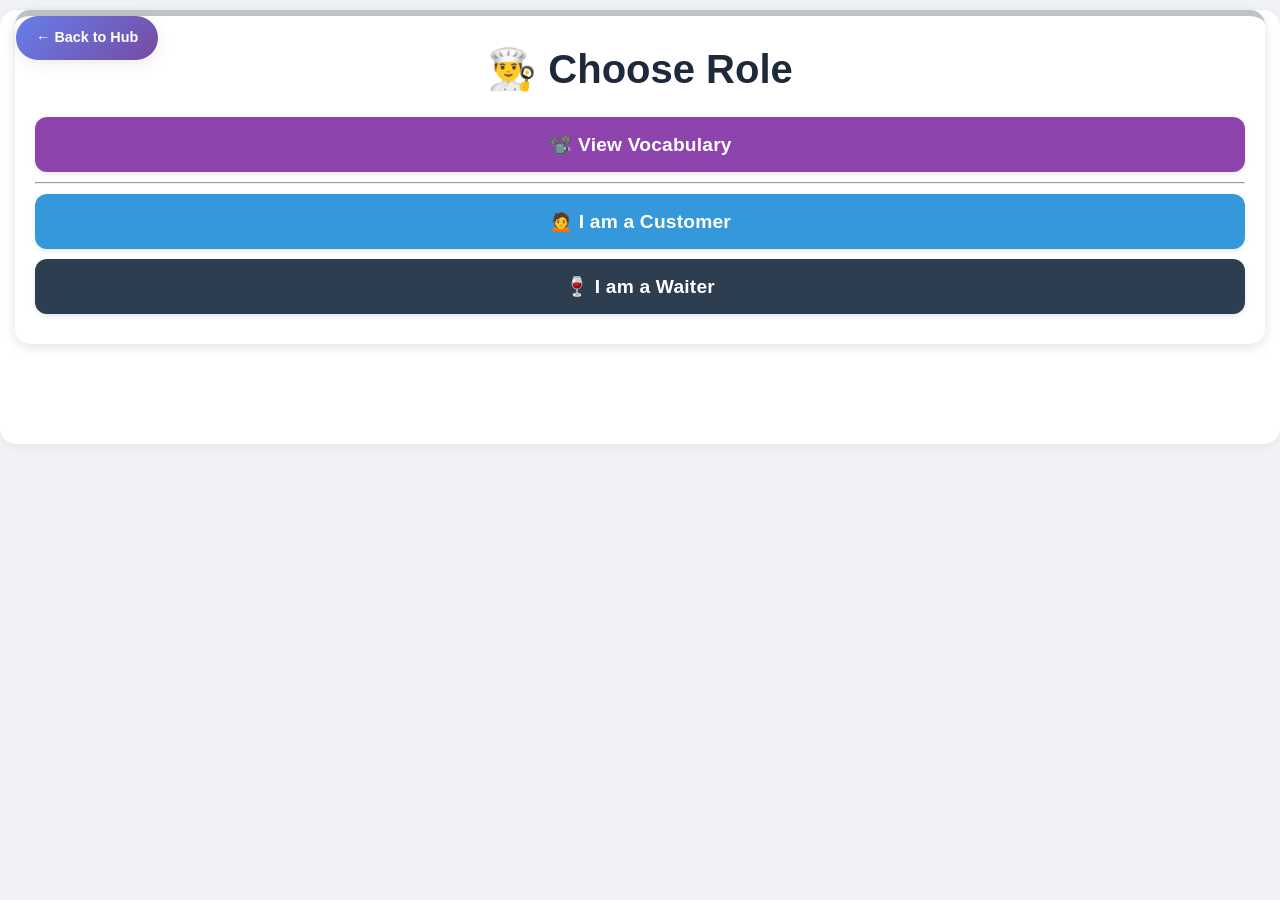
<file: Role_Play/index.html>
<!DOCTYPE html>
<html lang="en">
<head>
    <meta charset="UTF-8">
    <meta name="viewport" content="width=device-width, initial-scale=1.0, maximum-scale=1.0, user-scalable=no">
    <title>🍽️ Restaurant Club: The Full Menu (TJ Edition)</title>
    <link rel="stylesheet" href="../styles/unified-theme.css">
    <style>
        /* --- CORE STYLES --- */
        body { 
            font-family: 'Segoe UI', sans-serif; 
            background-color: #f0f2f5; 
            color: #333; 
            margin: 0; 
            padding: 0; 
            overflow-x: hidden; 
            -webkit-tap-highlight-color: transparent;
        }
        .game-container { max-width: 100%; margin: 10px auto; padding: 0 15px; padding-bottom: 80px; }
        .card { 
            background: white; 
            padding: 20px; 
            border-radius: 15px; 
            box-shadow: 0 4px 12px rgba(0,0,0,0.1); 
            margin-bottom: 20px; 
            border-top: 6px solid #bdc3c7; 
        }
        .btn { 
            display: block; width: 100%; padding: 16px; margin: 10px 0; 
            background: #3498db; color: white; border: none; border-radius: 12px; 
            font-size: 1.2em; cursor: pointer; text-align: center; font-weight: bold; 
            touch-action: manipulation; box-shadow: 0 2px 5px rgba(0,0,0,0.1);
        }
        .btn:active { transform: scale(0.96); }
        .btn-green { background: #27ae60; } 
        .btn-red { background: #e74c3c; } 
        .btn-gold { background: #f1c40f; color: #000; } 
        .btn-dark { background: #2c3e50; } 
        .btn-purple { background: #8e44ad; } 

        .hidden { display: none !important; }
        .stat-row { 
            display: flex; justify-content: space-between; 
            border-bottom: 2px solid #eee; padding: 12px 0; font-size: 1.1em;
        }
        .flavor-text { 
            font-style: italic; color: #555; background: #fff3cd; 
            padding: 12px; border-radius: 8px; border-left: 5px solid #f1c40f; 
            margin-top: 15px; font-size: 1em;
        }

        .menu-grid { display: grid; grid-template-columns: 1fr 1fr; gap: 8px; margin-top: 15px; }
        .menu-item { 
            background: #ecf0f1; padding: 12px 5px; border-radius: 8px; 
            text-align: center; border: 2px solid #bdc3c7; font-size: 1.1em; 
            display: flex; flex-direction: column; justify-content: center; align-items: center;
            box-shadow: 0 2px 4px rgba(0,0,0,0.05); transition: transform 0.1s;
        }
        .menu-item:active { background: #bdc3c7; transform: scale(0.98); }
        .menu-price { font-size: 0.9em; color: #27ae60; font-weight: bold; margin-top: 4px; }

        /* --- ADVANCED SYSTEMS UI --- */
        .reservation-badge {
            background: #e67e22; color: white; padding: 5px 10px; 
            border-radius: 5px; font-size: 0.8em; margin-top: 5px; display: inline-block;
        }
        .tip-selector {
            display: grid; grid-template-columns: 1fr 1fr 1fr; gap: 5px; margin: 10px 0;
        }
        .btn-tip { font-size: 0.8em; padding: 10px; background: #95a5a6; border-radius: 8px; color: white; border: none; }
        .btn-tip.selected { background: #f1c40f; color: black; font-weight: bold; }

        /* --- OVERLAYS --- */
        #payment-overlay, #reservation-overlay { 
            position: fixed; top: 0; left: 0; width: 100%; height: 100%; 
            background: rgba(0,0,0,0.9); z-index: 2000; 
            display: flex; flex-direction: column; justify-content: center; align-items: center; 
        }
        .pay-box { background: white; padding: 30px; border-radius: 20px; width: 85%; text-align: center; }
        .pay-input { 
            font-size: 2.5em; width: 100%; padding: 15px; margin: 20px 0; 
            text-align: center; border: 3px solid #3498db; border-radius: 12px; box-sizing: border-box;
        }

        /* --- SLIDE DECK --- */
        #slide-deck-view { position: fixed; top: 0; left: 0; width: 100vw; height: 100vh; background: #2c3e50; z-index: 1000; overflow: hidden; }
        .slide { 
            position: absolute; top: 0; left: 0; width: 100%; height: 100%; 
            display: flex; flex-direction: column; justify-content: center; align-items: center; 
            background: #ecf0f1; transition: transform 0.3s; transform: translateX(100%); 
            padding: 10px; box-sizing: border-box; text-align: center;
        }
        .slide.active { transform: translateX(0); }
        .slide.prev { transform: translateX(-100%); }
        .slide h1 { font-size: 2em; color: #2980b9; margin-bottom: 15px; }
        .slide ul { font-size: 1.1em; text-align: left; list-style: none; width: 95%; padding: 0; }
        .slide li { margin-bottom: 10px; border-bottom: 1px solid #bdc3c7; padding-bottom: 5px; }
        .ru { color: #7f8c8d; font-size: 0.85em; display: block; }
        .controls { position: absolute; bottom: 20px; width: 100%; display: flex; justify-content: center; gap: 15px; z-index: 1010; }
        .controls button { padding: 15px 30px; font-size: 1.5em; border-radius: 50px; border: none; background: rgba(0,0,0,0.5); color: white; }
        .wallet-display { background: #2c3e50; color: #2ecc71; padding: 20px; border-radius: 15px; text-align: center; margin-bottom: 20px; }
        .wallet-amount { font-size: 3em; font-weight: bold; font-family: monospace; }
    </style>
</head>
<body>
<a href="../index.html" class="back-btn" style="position: fixed; top: 15px; left: 15px; background: linear-gradient(135deg, #667eea, #764ba2); color: white; padding: 10px 15px; border-radius: 20px; text-decoration: none; font-weight: bold; z-index: 10000; font-size: 14px; box-shadow: 0 2px 8px rgba(0,0,0,0.3);">← Back to Hub</a>

    <div id="reservation-overlay" class="hidden">
        <div class="pay-box">
            <h2>📅 Reservation Desk</h2>
            <p>The Gilded Fork requires a booking fee.</p>
            <button class="btn btn-gold" onclick="makeReservation()">✨ Book Table ($50)</button>
            <button class="btn btn-red" onclick="closeReservation()">❌ Nevermind</button>
        </div>
    </div>

    <div id="payment-overlay" class="hidden">
        <div class="pay-box">
            <h2>💳 Payment</h2>
            <input type="number" id="pay-amount" class="pay-input" placeholder="$0">
            <button class="btn btn-green" onclick="processPayment()">💸 TAP TO PAY</button>
            <button class="btn btn-red" onclick="closePayment()">❌ Cancel</button>
        </div>
    </div>

    <div id="slide-deck-view" class="hidden">
        <div class="slide active" style="background: #e67e22; color: white;">
            <h1>🍽️ Restaurant Master</h1>
            <p>Advanced Edition (EN/RU)</p>
        </div>

        <div class="slide" style="background: #fdf2e9;">
            <h1>✨ Cooking Adjectives</h1>
            <ul>
                <li>🍯 <strong>Infused</strong> <span class="ru">Настоянный (на травах/масле)</span></li>
                <li>🔥 <strong>Seared</strong> <span class="ru">Припущенный / Быстро обжаренный</span></li>
                <li>🧪 <strong>Reduction</strong> <span class="ru">Уваренный соус</span></li>
                <li>🌿 <strong>Artisanal</strong> <span class="ru">Ремесленный / Ручной работы</span></li>
                <li>🍋 <strong>Zesty</strong> <span class="ru">Пикантный / С кислинкой</span></li>
            </ul>
        </div>

        <div class="slide">
            <h1>🗣️ Useful Phrases</h1>
            <ul>
                <li>📅 <strong>"I have a reservation."</strong> <span class="ru">У меня забронировано.</span></li>
                <li>🍷 <strong>"What do you recommend?"</strong> <span class="ru">Что вы посоветуете?</span></li>
                <li>🥡 <strong>"To go, please."</strong> <span class="ru">С собой, пожалуйста.</span></li>
                <li>🧾 <strong>"The bill, please."</strong> <span class="ru">Счёт, пожалуйста.</span></li>
            </ul>
        </div>

        <div class="controls">
            <button onclick="changeSlide(-1)">⬅️</button>
            <button onclick="changeSlide(1)">➡️</button>
            <button style="background: #c0392b;" onclick="closeSlides()">❌ PLAY</button>
        </div>
    </div>

    <div class="game-container">
        <div id="setup" class="card">
            <h1>👨‍🍳 Choose Role</h1>
            <button class="btn btn-purple" onclick="showSlides()">📽️ View Vocabulary</button>
            <hr>
            <button class="btn" onclick="generateCustomer()">🙍 I am a Customer</button>
            <button class="btn btn-dark" onclick="showRestaurantList()">🍷 I am a Waiter</button>
        </div>

        <div id="customer-view" class="card hidden">
            <h2>👛 My Wallet</h2>
            <div class="wallet-display">
                <div class="wallet-amount">$<span id="wallet-balance">0</span></div>
                <div id="res-status"></div>
            </div>
            <div id="customer-stats"></div>
            <p class="flavor-text"><strong>Mission:</strong> Order correctly and don't go broke!</p>
            <button class="btn btn-gold" onclick="openReservation()">📅 Book Fancy Table</button>
            <button class="btn btn-green" style="padding: 25px; font-size: 1.5em;" onclick="openPayment()">💳 PAY BILL</button>
            <button class="btn btn-dark" onclick="location.reload()">🔄 New Character</button>
        </div>

        <div id="restaurant-list" class="card hidden">
            <h2>Select Restaurant</h2>
            <div id="rest-buttons"></div>
            <button class="btn btn-red" onclick="location.reload()">⬅️ Back</button>
        </div>

        <div id="restaurant-dash" class="card hidden">
            <h2 id="rest-title" style="font-size: 2em;"></h2>
            <div class="stat-row">
                <span>💰 Sales: $<strong id="money-made">0</strong></span>
                <span>⭐ Tips: $<strong id="tips-total">0</strong></span>
            </div>

            <hr>
            <h3>📝 Order Pad</h3>
            <div id="menu-area" class="menu-grid"></div>
            
            <div style="background: #2c3e50; color: white; padding: 20px; border-radius: 12px; margin-top: 20px; text-align: center;">
                <div style="font-size: 1.2em;">Current Bill: <strong style="color: #f1c40f;">$<span id="current-bill">0</span></strong></div>
                
                <p style="font-size: 0.8em; margin-top: 10px;">Select Tip % Based on Service:</p>
                <div class="tip-selector">
                    <button class="btn-tip" id="tip-1" onclick="selectTip(0.05, 'tip-1')">5% (Bad)</button>
                    <button class="btn-tip selected" id="tip-2" onclick="selectTip(0.15, 'tip-2')">15% (Good)</button>
                    <button class="btn-tip" id="tip-3" onclick="selectTip(0.25, 'tip-3')">25% (Elite)</button>
                </div>

                <div style="display:flex; gap: 10px; margin-top: 15px;">
                    <button class="btn btn-red" style="margin:0;" onclick="clearBill()">❌ Clear</button>
                    <button class="btn btn-green" style="margin:0;" onclick="cashOut()">✅ Show Total</button>
                </div>
            </div>
            <button class="btn btn-dark" style="margin-top:20px" onclick="location.reload()">🔄 Close Shop</button>
        </div>
    </div>

    <script>
        const restaurants = [
            { 
                name: "The Gilded Fork", emoji: "✨", isFancy: true,
                menu: [
                    {name: "🥇 Gold Wagyu", price: 250}, {name: "🍷 1945 Reserve", price: 500}, 
                    {name: "🍄 Truffle Foam", price: 85}, {name: "🐚 Saffron Scallops", price: 120},
                    {name: "🍮 Gold Leaf Flan", price: 60}
                ] 
            },
            { 
                name: "Le Petit Snob", emoji: "🍷", menu: [
                    {name: "🐌 Escargots", price: 25}, {name: "🥩 Steak Tartare", price: 45}, 
                    {name: "🦞 Lobster Bisque", price: 35}, {name: "🍄 Truffle Pasta", price: 50}
                ] 
            },
            { 
                name: "Grease Bucket", emoji: "🍔", menu: [
                    {name: "🍔 Mega Burger", price: 8}, {name: "🍟 Soggy Fries", price: 3}, 
                    {name: "🥤 Cola", price: 4}, {name: "🍗 Family Bucket", price: 25}
                ] 
            },
            { 
                name: "Luigi's", emoji: "🍕", menu: [
                    {name: "🍕 Pepperoni", price: 18}, {name: "🍝 Spaghetti", price: 16}, 
                    {name: "🥖 Garlic Bread", price: 8}, {name: "🥘 Lasagna", price: 20}
                ] 
            },
            { 
                name: "Hipster Kale", emoji: "🥗", menu: [
                    {name: "🥑 Avo Toast", price: 22}, {name: "🍳 Tofu Scramble", price: 19}, 
                    {name: "🍏 Green Juice", price: 12}, {name: "🫐 Acai Bowl", price: 15}
                ] 
            }
        ];

        const personas = [
            { type: "Student", budget: 40, trait: "Starving 😫" },
            { type: "Food Critic", budget: 500, trait: "Judging every bite ✍️" },
            { type: "Rich Tourist", budget: 300, trait: "Loves photos 📸" },
            { type: "Vegan", budget: 60, trait: "Very picky 🥦" }
        ];

        let myBalance = 0;
        let hasReservation = false;
        let selectedTipPercent = 0.15;
        let totalSales = 0;
        let totalTips = 0;
        let currentBill = 0;

        // --- CUSTOMER LOGIC ---
        function generateCustomer() {
            document.getElementById('setup').classList.add('hidden');
            document.getElementById('customer-view').classList.remove('hidden');
            const p = personas[Math.floor(Math.random() * personas.length)];
            myBalance = p.budget + Math.floor(Math.random() * 20);
            updateWallet();
            document.getElementById('customer-stats').innerHTML = `<div class="stat-row">🎭 Role: <strong>${p.type}</strong></div><div class="stat-row">💡 Trait: ${p.trait}</div>`;
        }

        function openReservation() { document.getElementById('reservation-overlay').classList.remove('hidden'); }
        function closeReservation() { document.getElementById('reservation-overlay').classList.add('hidden'); }
        
        function makeReservation() {
            if (myBalance >= 50) {
                myBalance -= 50;
                hasReservation = true;
                updateWallet();
                alert("📅 Reservation confirmed!");
                closeReservation();
            } else {
                alert("Insufficient funds for the booking fee!");
            }
        }

        function updateWallet() {
            document.getElementById('wallet-balance').innerText = myBalance;
            document.getElementById('res-status').innerHTML = hasReservation ? 
                `<span class="reservation-badge">RESERVATION SECURED</span>` : "";
        }

        // --- WAITER LOGIC ---
        function showRestaurantList() {
            document.getElementById('setup').classList.add('hidden');
            document.getElementById('restaurant-list').classList.remove('hidden');
            const container = document.getElementById('rest-buttons');
            container.innerHTML = '';
            restaurants.forEach((r, i) => {
                const btn = document.createElement('button');
                btn.className = 'btn ' + (r.isFancy ? 'btn-gold' : 'btn-dark');
                btn.innerHTML = `${r.emoji} ${r.name}`;
                btn.onclick = () => {
                    if (r.isFancy) {
                        if (!confirm("Is this guest on the list? (Requires Reservation)")) return;
                    }
                    startRestaurant(i);
                };
                container.appendChild(btn);
            });
        }

        function startRestaurant(index) {
            document.getElementById('restaurant-list').classList.add('hidden');
            document.getElementById('restaurant-dash').classList.remove('hidden');
            const r = restaurants[index];
            document.getElementById('rest-title').innerText = `${r.emoji} ${r.name}`;
            const menuArea = document.getElementById('menu-area');
            menuArea.innerHTML = '';
            r.menu.forEach(item => {
                const div = document.createElement('div');
                div.className = 'menu-item';
                div.innerHTML = `<span>${item.name}</span><span class="menu-price">$${item.price}</span>`;
                div.onclick = () => {
                    currentBill += item.price;
                    document.getElementById('current-bill').innerText = currentBill;
                };
                menuArea.appendChild(div);
            });
        }

        function selectTip(val, id) {
            selectedTipPercent = val;
            document.querySelectorAll('.btn-tip').forEach(b => b.classList.remove('selected'));
            document.getElementById(id).classList.add('selected');
        }

        function cashOut() {
            if (currentBill === 0) return;
            const tip = Math.floor(currentBill * selectedTipPercent);
            const total = currentBill + tip;
            alert(`🧾 TOTAL: $${total}\n(Food: $${currentBill} + Tip: $${tip})`);
            totalSales += currentBill;
            totalTips += tip;
            document.getElementById('money-made').innerText = totalSales;
            document.getElementById('tips-total').innerText = totalTips;
            clearBill();
        }

        function clearBill() {
            currentBill = 0;
            document.getElementById('current-bill').innerText = 0;
        }

        // --- OVERLAYS ---
        function openPayment() { document.getElementById('payment-overlay').classList.remove('hidden'); }
        function closePayment() { document.getElementById('payment-overlay').classList.add('hidden'); }
        function processPayment() {
            const amt = parseInt(document.getElementById('pay-amount').value);
            if (!amt) return;
            if (amt > myBalance) { alert("🚫 DECLINED!"); }
            else { myBalance -= amt; updateWallet(); closePayment(); alert(`✅ Paid $${amt}`); }
        }

        // --- SLIDES ---
        let currentSlide = 0;
        function showSlides() { document.getElementById('slide-deck-view').classList.remove('hidden'); }
        function closeSlides() { document.getElementById('slide-deck-view').classList.add('hidden'); }
        function changeSlide(dir) {
            const slides = document.querySelectorAll('.slide');
            slides[currentSlide].classList.remove('active');
            currentSlide = (currentSlide + dir + slides.length) % slides.length;
            slides.forEach(s => { s.classList.remove('active', 'prev'); s.style.transform = ''; });
            slides[currentSlide].classList.add('active');
            for(let i=0; i<currentSlide; i++) slides[i].classList.add('prev');
        }
    </script>
</body>
</html>
</file>
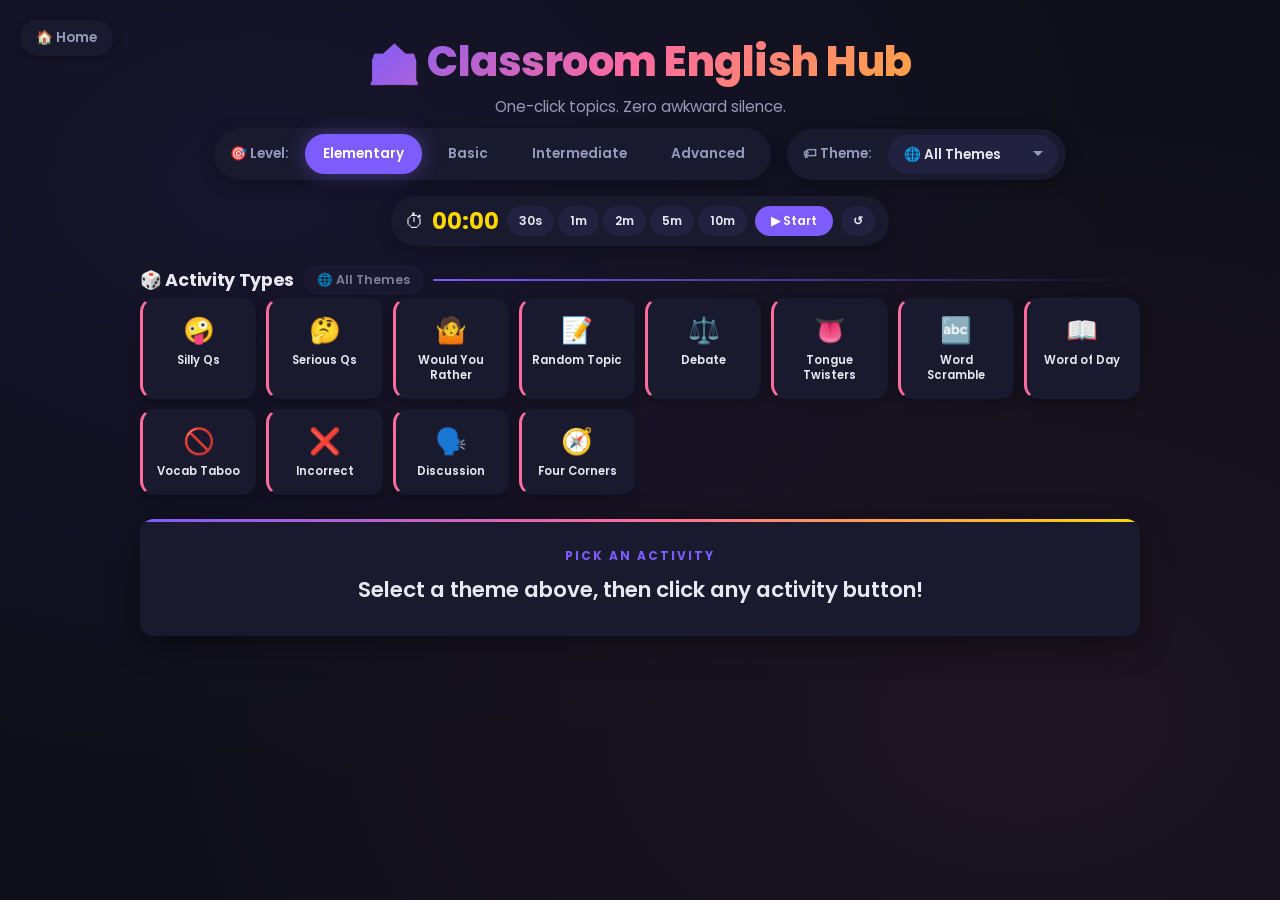
<file: hub.html>
<!DOCTYPE html>
<html lang="en">
<head>
    <meta charset="UTF-8">
    <meta name="viewport" content="width=device-width, initial-scale=1.0">
    <title>🏫 Classroom English Hub</title>
    <link href="https://fonts.googleapis.com/css2?family=Poppins:wght@400;600;700;800&display=swap" rel="stylesheet">

    <style>
        /* ======================================== */
        /* CSS Reset & Base */
        /* ======================================== */
        *, *::before, *::after { box-sizing: border-box; margin: 0; padding: 0; }

        :root {
            --bg: #0f0f1a;
            --surface: #1a1a2e;
            --surface2: #222240;
            --text: #e8e8f0;
            --text-dim: #9999bb;
            --accent: #7c5cfc;
            --accent2: #ff6b9d;
            --gold: #ffd700;
            --green: #00e676;
            --red: #ff5252;
            --radius: 14px;
            --shadow: 0 8px 32px rgba(0,0,0,0.4);
            --transition: 0.2s cubic-bezier(0.4, 0, 0.2, 1);
        }

        body {
            font-family: 'Poppins', sans-serif;
            background: var(--bg);
            background-image:
                radial-gradient(ellipse at 20% 20%, rgba(124,92,252,0.08) 0%, transparent 60%),
                radial-gradient(ellipse at 80% 80%, rgba(255,107,157,0.06) 0%, transparent 60%),
                radial-gradient(ellipse at 50% 50%, rgba(0,0,0,0) 0%, #0f0f1a 100%);
            min-height: 100vh;
            color: var(--text);
            display: flex;
            flex-direction: column;
            align-items: center;
            padding: 20px;
            -webkit-font-smoothing: antialiased;
        }

        /* ======================================== */
        /* Header */
        /* ======================================== */
        .hub-header {
            text-align: center;
            margin-bottom: 10px;
            padding-top: 10px;
        }
        .hub-header h1 {
            font-size: 2.6rem;
            font-weight: 800;
            background: linear-gradient(135deg, var(--accent), var(--accent2), #ffa441);
            -webkit-background-clip: text;
            -webkit-text-fill-color: transparent;
            background-clip: text;
            letter-spacing: -0.5px;
            text-shadow: none;
        }
        .hub-header .tagline {
            color: var(--text-dim);
            font-size: 0.95rem;
            font-weight: 400;
            margin-top: 2px;
        }

        /* ======================================== */
        /* Top Bar: Level + Theme + Timer */
        /* ======================================== */
        .top-bar {
            display: flex;
            align-items: center;
            justify-content: center;
            flex-wrap: wrap;
            gap: 16px;
            margin-bottom: 20px;
            width: 100%;
            max-width: 1000px;
        }

        .level-group {
            display: flex;
            align-items: center;
            gap: 8px;
            background: var(--surface);
            padding: 6px 8px;
            border-radius: 30px;
            box-shadow: 0 4px 16px rgba(0,0,0,0.3);
        }
        .level-group .label {
            color: var(--text-dim);
            font-size: 0.85rem;
            font-weight: 600;
            padding: 0 8px;
            white-space: nowrap;
        }
        .level-btn {
            background: transparent;
            color: var(--text-dim);
            border: 2px solid transparent;
            padding: 8px 16px;
            border-radius: 22px;
            cursor: pointer;
            font-family: 'Poppins', sans-serif;
            font-size: 0.85rem;
            font-weight: 600;
            transition: var(--transition);
            white-space: nowrap;
        }
        .level-btn:hover {
            color: var(--text);
            background: var(--surface2);
        }
        .level-btn.active {
            background: var(--accent);
            color: #fff;
            border-color: var(--accent);
            box-shadow: 0 0 20px rgba(124,92,252,0.4);
        }

        /* Theme Dropdown */
        .theme-group {
            display: flex;
            align-items: center;
            gap: 8px;
            background: var(--surface);
            padding: 6px 8px;
            border-radius: 30px;
            box-shadow: 0 4px 16px rgba(0,0,0,0.3);
        }
        .theme-group .label {
            color: var(--text-dim);
            font-size: 0.85rem;
            font-weight: 600;
            padding: 0 8px;
            white-space: nowrap;
        }
        .theme-select {
            background: var(--surface2);
            color: var(--text);
            border: 2px solid transparent;
            padding: 8px 14px;
            border-radius: 22px;
            cursor: pointer;
            font-family: 'Poppins', sans-serif;
            font-size: 0.85rem;
            font-weight: 600;
            transition: var(--transition);
            min-width: 170px;
            appearance: none;
            -webkit-appearance: none;
            background-image: url("data:image/svg+xml,%3Csvg xmlns='http://www.w3.org/2000/svg' width='12' height='12' viewBox='0 0 12 12'%3E%3Cpath fill='%239999bb' d='M6 8L1 3h10z'/%3E%3C/svg%3E");
            background-repeat: no-repeat;
            background-position: right 12px center;
            padding-right: 32px;
        }
        .theme-select:hover {
            border-color: var(--accent);
            box-shadow: 0 0 16px rgba(124,92,252,0.25);
        }
        .theme-select:focus {
            outline: none;
            border-color: var(--accent);
            box-shadow: 0 0 20px rgba(124,92,252,0.35);
        }
        .theme-select option {
            background: var(--surface);
            color: var(--text);
            font-family: 'Poppins', sans-serif;
            font-weight: 500;
            padding: 8px;
        }

        /* Timer */
        .timer-widget {
            display: flex;
            align-items: center;
            gap: 8px;
            background: var(--surface);
            padding: 8px 14px;
            border-radius: 30px;
            box-shadow: 0 4px 16px rgba(0,0,0,0.3);
        }
        .timer-icon { font-size: 1.2rem; }
        .timer-display {
            font-size: 1.4rem;
            font-weight: 700;
            font-variant-numeric: tabular-nums;
            color: var(--gold);
            min-width: 60px;
            text-align: center;
            transition: var(--transition);
        }
        .timer-display.flash {
            animation: timerFlash 0.5s ease 3;
        }
        @keyframes timerFlash {
            0%, 100% { color: var(--gold); transform: scale(1); }
            50% { color: var(--red); transform: scale(1.3); }
        }
        .timer-btn {
            background: var(--surface2);
            color: var(--text);
            border: none;
            padding: 6px 12px;
            border-radius: 18px;
            cursor: pointer;
            font-family: 'Poppins', sans-serif;
            font-size: 0.75rem;
            font-weight: 600;
            transition: var(--transition);
        }
        .timer-btn:hover { background: var(--accent); color: #fff; }
        .timer-btn.primary {
            background: var(--accent);
            color: #fff;
            padding: 6px 16px;
        }
        .timer-presets {
            display: flex;
            gap: 4px;
        }

        /* ======================================== */
        /* Active Theme Badge */
        /* ======================================== */
        .active-theme-badge {
            display: inline-flex;
            align-items: center;
            gap: 4px;
            background: var(--surface);
            border: 1px solid var(--surface2);
            padding: 4px 12px;
            border-radius: 16px;
            font-size: 0.78rem;
            font-weight: 600;
            color: var(--text-dim);
            opacity: 0.8;
            transition: var(--transition);
        }
        .active-theme-badge.has-theme {
            opacity: 1;
            color: var(--text);
        }

        /* ======================================== */
        /* Container */
        /* ======================================== */
        .hub-container {
            width: 100%;
            max-width: 1000px;
            display: flex;
            flex-direction: column;
            gap: 24px;
        }

        /* ======================================== */
        /* Section Headers */
        /* ======================================== */
        .section-header {
            display: flex;
            align-items: center;
            gap: 10px;
            margin-bottom: 4px;
        }
        .section-header h2 {
            font-size: 1.1rem;
            font-weight: 700;
            color: var(--text);
            letter-spacing: -0.3px;
        }
        .section-line {
            flex: 1;
            height: 2px;
            background: linear-gradient(90deg, var(--accent), transparent);
            border-radius: 1px;
        }

        /* ======================================== */
        /* Activity Button Grid */
        /* ======================================== */
        .btn-grid {
            display: grid;
            grid-template-columns: repeat(auto-fill, minmax(110px, 1fr));
            gap: 10px;
        }

        .act-btn {
            background: var(--surface);
            color: var(--text);
            border: 2px solid transparent;
            padding: 14px 10px;
            border-radius: var(--radius);
            cursor: pointer;
            font-family: 'Poppins', sans-serif;
            font-size: 0.82rem;
            font-weight: 600;
            transition: var(--transition);
            display: flex;
            flex-direction: column;
            align-items: center;
            gap: 6px;
            box-shadow: 0 4px 12px rgba(0,0,0,0.25);
            position: relative;
            overflow: hidden;
            text-align: center;
            line-height: 1.3;
            border-left: 3px solid var(--accent2);
        }
        .act-btn::before {
            content: '';
            position: absolute;
            inset: 0;
            background: linear-gradient(135deg, var(--accent), var(--accent2));
            opacity: 0;
            transition: opacity var(--transition);
            border-radius: var(--radius);
        }
        .act-btn:hover {
            transform: translateY(-3px);
            box-shadow: 0 12px 28px rgba(0,0,0,0.5);
        }
        .act-btn:active {
            transform: translateY(0);
            box-shadow: 0 4px 12px rgba(0,0,0,0.25);
        }
        .act-btn .icon { font-size: 1.6rem; transition: transform var(--transition); position: relative; z-index: 1; }
        .act-btn:hover .icon { transform: scale(1.15); }
        .act-btn .label { font-size: 0.72rem; position: relative; z-index: 1; }

        /* ======================================== */
        /* Result Display */
        /* ======================================== */
        .result-card {
            background: var(--surface);
            border-radius: var(--radius);
            padding: 28px 32px;
            min-height: 100px;
            display: flex;
            flex-direction: column;
            align-items: center;
            justify-content: center;
            text-align: center;
            box-shadow: var(--shadow);
            transition: var(--transition);
            position: relative;
            overflow: hidden;
        }
        .result-card::before {
            content: '';
            position: absolute;
            top: 0; left: 0; right: 0;
            height: 3px;
            background: linear-gradient(90deg, var(--accent), var(--accent2), var(--gold));
        }
        .result-card .result-label {
            font-size: 0.75rem;
            font-weight: 700;
            text-transform: uppercase;
            letter-spacing: 2px;
            color: var(--accent);
            margin-bottom: 8px;
        }
        .result-card .result-text {
            font-size: 1.35rem;
            font-weight: 600;
            color: var(--text);
            line-height: 1.6;
            transition: opacity 0.3s ease;
        }
        .result-card .result-text.fade {
            opacity: 0;
            transform: translateY(8px);
        }
        .result-card .result-text.show {
            opacity: 1;
            transform: translateY(0);
        }

        .new-btn {
            margin-top: 12px;
            background: var(--accent);
            color: #fff;
            border: none;
            padding: 8px 20px;
            border-radius: 20px;
            cursor: pointer;
            font-family: 'Poppins', sans-serif;
            font-size: 0.85rem;
            font-weight: 600;
            transition: var(--transition);
            box-shadow: 0 4px 14px rgba(124,92,252,0.3);
        }
        .new-btn:hover {
            background: #9b7fff;
            box-shadow: 0 6px 20px rgba(124,92,252,0.5);
            transform: translateY(-2px);
        }

        /* No-results fallback */
        .no-result-hint {
            margin-top: 10px;
            font-size: 0.8rem;
            color: var(--text-dim);
            font-weight: 400;
        }
        .fallback-btn {
            margin-top: 6px;
            background: transparent;
            color: var(--accent);
            border: 1px solid var(--accent);
            padding: 4px 14px;
            border-radius: 16px;
            cursor: pointer;
            font-family: 'Poppins', sans-serif;
            font-size: 0.75rem;
            font-weight: 600;
            transition: var(--transition);
        }
        .fallback-btn:hover {
            background: var(--accent);
            color: #fff;
        }

        .reveal-btn {
            margin-top: 8px;
            background: transparent;
            color: #f39c12;
            border: 1px solid #f39c12;
            padding: 6px 18px;
            border-radius: 20px;
            cursor: pointer;
            font-family: 'Poppins', sans-serif;
            font-size: 0.8rem;
            font-weight: 600;
            transition: var(--transition);
            display: none;
        }
        .reveal-btn:hover {
            background: #f39c12;
            color: #fff;
            box-shadow: 0 4px 14px rgba(243,156,18,0.4);
        }

        .answer-hidden {
            color: var(--text-dim);
            font-style: italic;
        }

        .answer-revealed {
            animation: revealPop 0.3s ease;
        }

        @keyframes revealPop {
            0% { opacity: 0; transform: scale(0.95); }
            100% { opacity: 1; transform: scale(1); }
        }

        /* ======================================== */
        /* Footer / Roleplay Link */
        /* ======================================== */
        .footer-links {
            display: flex;
            gap: 12px;
            justify-content: center;
            flex-wrap: wrap;
            margin-top: 4px;
            margin-bottom: 30px;
        }
        .footer-links a {
            color: var(--text-dim);
            text-decoration: none;
            font-size: 0.82rem;
            padding: 8px 16px;
            background: var(--surface);
            border-radius: 20px;
            transition: var(--transition);
            box-shadow: 0 2px 8px rgba(0,0,0,0.2);
        }
        .footer-links a:hover {
            color: var(--text);
            background: var(--surface2);
            box-shadow: 0 4px 14px rgba(0,0,0,0.4);
            transform: translateY(-2px);
        }

        /* ======================================== */
        /* Responsive */
        /* ======================================== */
        @media (max-width: 768px) {
            .hub-header h1 { font-size: 1.8rem; }
            .btn-grid { grid-template-columns: repeat(auto-fill, minmax(95px, 1fr)); gap: 8px; }
            .act-btn { padding: 10px 8px; }
            .act-btn .icon { font-size: 1.3rem; }
            .act-btn .label { font-size: 0.68rem; }
            .result-card .result-text { font-size: 1.1rem; }
            .top-bar { gap: 10px; }
            .level-btn { padding: 6px 12px; font-size: 0.75rem; }
            .theme-select { min-width: 140px; font-size: 0.78rem; }
            .theme-group { padding: 4px 6px; }
        }

        @media (max-width: 500px) {
            .btn-grid { grid-template-columns: repeat(3, 1fr); gap: 6px; }
            .level-group { flex-wrap: wrap; justify-content: center; }
            .top-bar { flex-direction: column; align-items: stretch; }
            .theme-group, .level-group, .timer-widget { justify-content: center; }
        }
    </style>
</head>
<body>

    <!-- Home Nav -->
    <a href="index.html" style="position:fixed;top:20px;left:20px;color:var(--text-dim);text-decoration:none;font-size:0.85rem;font-weight:600;padding:8px 16px;background:var(--surface);border-radius:20px;transition:var(--transition);z-index:100;box-shadow:0 2px 8px rgba(0,0,0,0.3);">🏠 Home</a>

    <!-- Header -->
    <div class="hub-header">
        <h1>🏫 Classroom English Hub</h1>
        <p class="tagline">One-click topics. Zero awkward silence.</p>
    </div>

    <!-- Top Bar: Level + Theme + Timer -->
    <div class="top-bar">
        <div class="level-group">
            <span class="label">🎯 Level:</span>
            <button class="level-btn active" data-level="elementary">Elementary</button>
            <button class="level-btn" data-level="basic">Basic</button>
            <button class="level-btn" data-level="intermediate">Intermediate</button>
            <button class="level-btn" data-level="advanced">Advanced</button>
        </div>

        <div class="theme-group">
            <span class="label">🏷 Theme:</span>
            <select id="themeSelect" class="theme-select">
                <option value="">🌐 All Themes</option>
                <!-- Populated by JS -->
            </select>
        </div>

        <div class="timer-widget">
            <span class="timer-icon">⏱</span>
            <span id="timerDisplay" class="timer-display">00:00</span>
            <div class="timer-presets">
                <button class="timer-btn" data-time="30">30s</button>
                <button class="timer-btn" data-time="60">1m</button>
                <button class="timer-btn" data-time="120">2m</button>
                <button class="timer-btn" data-time="300">5m</button>
                <button class="timer-btn" data-time="600">10m</button>
            </div>
            <button id="timerToggle" class="timer-btn primary">▶ Start</button>
            <button id="timerReset" class="timer-btn">↺</button>
        </div>
    </div>

    <!-- Main Hub -->
    <div class="hub-container">

        <!-- ACTIVITY TYPES -->
        <div>
            <div class="section-header">
                <h2>🎲 Activity Types</h2>
                <span id="themeBadge" class="active-theme-badge">🌐 All Themes</span>
                <div class="section-line"></div>
            </div>
            <div class="btn-grid" id="activityGrid">
                <!-- Populated by JS -->
            </div>
        </div>

        <!-- RESULT DISPLAY -->
        <div class="result-card" id="resultCard">
            <span class="result-label" id="resultLabel">Pick an activity</span>
            <span class="result-text show" id="resultText">Select a theme above, then click any activity button!</span>
            <button class="reveal-btn" id="revealBtn" style="display:none;">👁 Reveal Answer</button>
            <span class="result-text" id="hiddenAnswer" style="display:none;"></span>
            <button class="new-btn" id="newBtn" style="display:none;">🔄 New One</button>
            <span class="no-result-hint" id="noResultHint" style="display:none;"></span>
            <button class="fallback-btn" id="fallbackBtn" style="display:none;">🎲 Show Random Instead</button>
        </div>

    </div>

    <!-- Data Source Scripts -->
    <script src="classroom-data.js"></script>

    <script>
    /* ======================================================== */
    /* ENGLISH HUB - Main Logic (Theme-Integrated)             */
    /* ======================================================== */
    (function() {
        'use strict';

        // ---- State ----
        const state = {
            level: 'elementary',
            theme: '',            // current theme key ('' = All Themes)
            lastResult: null,
            lastActivity: null,
            timerSeconds: 0,
            timerInterval: null,
            timerRunning: false
        };

        // ---- Cached external data ----
        window._debateData = null;
        window._incorrectData = null;

        // ---- Category/Theme definitions ---- //
        const categoryDefs = [
            { key: 'family',      icon: '👨‍👩‍👧', label: 'Family',       color: '#00B894' },
            { key: 'travel',      icon: '✈️', label: 'Travel',       color: '#4A90D9' },
            { key: 'food',        icon: '🍔', label: 'Food',         color: '#E17055' },
            { key: 'technology',  icon: '💻', label: 'Technology',   color: '#6C5CE7' },
            { key: 'education',   icon: '🎓', label: 'Education',    color: '#74B9FF' },
            { key: 'culture',     icon: '🎭', label: 'Culture',      color: '#FD79A8' },
            { key: 'nature',      icon: '🌿', label: 'Nature',       color: '#00CEC9' },
            { key: 'arts',        icon: '🎨', label: 'Arts',         color: '#E84393' },
            { key: 'health',      icon: '💪', label: 'Health',       color: '#FF7675' }
        ];

        // Activity definitions
        const activityDefs = [
            { key: 'silly',        icon: '🤪', label: 'Silly Qs' },
            { key: 'serious',      icon: '🤔', label: 'Serious Qs' },
            { key: 'wyr',          icon: '🤷', label: 'Would You Rather' },
            { key: 'topic',        icon: '📝', label: 'Random Topic' },
            { key: 'debate',       icon: '⚖️', label: 'Debate' },
            { key: 'twister',      icon: '👅', label: 'Tongue Twisters' },
            { key: 'scramble',     icon: '🔤', label: 'Word Scramble' },
            { key: 'wotd',         icon: '📖', label: 'Word of Day' },
            { key: 'taboo',        icon: '🚫', label: 'Vocab Taboo' },
            { key: 'incorrect',    icon: '❌', label: 'Incorrect' },
            { key: 'discussion',   icon: '🗣️', label: 'Discussion' },
            { key: 'fourcorners',  icon: '🧭', label: 'Four Corners' }
        ];

        // ---- Init ---- //
        async function init() {
            populateThemeDropdown();
            buildActivityGrid();
            bindLevelButtons();
            bindTimerButtons();
            bindThemeChange();
            loadSavedLevel();
            loadSavedTheme();
            await preloadExternalData();
        }

        // ---- Preload external JSON data ---- //
        async function preloadExternalData() {
            // Debate topics
            try {
                const resp = await fetch('data/debate-topics.json');
                if (resp.ok) window._debateData = await resp.json();
            } catch(e) { console.warn('Could not load debate-topics.json'); }

            // Incorrect sentences
            try {
                const resp = await fetch('data/incorrect-sentences.json');
                if (resp.ok) window._incorrectData = await resp.json();
            } catch(e) { console.warn('Could not load incorrect-sentences.json'); }

            // Discussion prompts
            try {
                const resp = await fetch('data/discussion-prompts.json');
                if (resp.ok) window._discussionData = await resp.json();
            } catch(e) { console.warn('Could not load discussion-prompts.json'); }

            // Four Corners
            try {
                const resp = await fetch('data/four-corners.json');
                if (resp.ok) window._fourCornersData = await resp.json();
            } catch(e) { console.warn('Could not load four-corners.json'); }

            // Categories data for theme filtering
            try {
                const resp = await fetch('data/categories.json');
                if (resp.ok) window._categoriesData = await resp.json();
            } catch(e) { console.warn('Could not load categories.json'); }
        }

        // ---- Theme Dropdown ---- //
        function populateThemeDropdown() {
            const select = document.getElementById('themeSelect');
            // Clear existing options except "All Themes"
            while (select.options.length > 1) select.remove(1);
            categoryDefs.forEach(cat => {
                const opt = document.createElement('option');
                opt.value = cat.key;
                opt.textContent = `${cat.icon} ${cat.label}`;
                opt.style.color = cat.color;
                select.appendChild(opt);
            });
        }

        function bindThemeChange() {
            document.getElementById('themeSelect').addEventListener('change', function() {
                state.theme = this.value;
                updateThemeBadge();
                saveTheme();
                // Re-roll if a result is showing
                if (state.lastResult && state.lastActivity) {
                    handleActivityClick(state.lastActivity);
                }
            });
        }

        function updateThemeBadge() {
            const badge = document.getElementById('themeBadge');
            if (state.theme) {
                const cat = categoryDefs.find(c => c.key === state.theme);
                badge.textContent = cat ? `${cat.icon} ${cat.label}` : state.theme;
                badge.classList.add('has-theme');
                badge.style.borderColor = cat ? cat.color : '';
                badge.style.color = cat ? cat.color : '';
            } else {
                badge.textContent = '🌐 All Themes';
                badge.classList.remove('has-theme');
                badge.style.borderColor = '';
                badge.style.color = '';
            }
        }

        function getCurrentThemeInfo() {
            if (!state.theme) return null;
            return categoryDefs.find(c => c.key === state.theme) || null;
        }

        // ---- Activity Grid ---- //
        function buildActivityGrid() {
            const grid = document.getElementById('activityGrid');
            grid.innerHTML = '';
            activityDefs.forEach(act => {
                const btn = document.createElement('button');
                btn.className = 'act-btn';
                btn.dataset.act = act.key;
                btn.innerHTML = `<span class="icon">${act.icon}</span><span class="label">${act.label}</span>`;
                btn.addEventListener('click', () => handleActivityClick(act.key));
                grid.appendChild(btn);
            });
        }

        // ---- Theme Filtering Logic ---- //
        function keywordMatch(text, themeKey) {
            if (!window.data || !window.data.themeKeywords) return false;
            const keywords = window.data.themeKeywords[themeKey];
            if (!keywords || keywords.length === 0) return false;
            const lower = text.toLowerCase();
            return keywords.some(kw => lower.includes(kw.toLowerCase()));
        }

        function filterByTheme(pool, themeKey) {
            if (!themeKey || !pool || pool.length === 0) return pool; // no filter
            const filtered = pool.filter(item => {
                const text = typeof item === 'string' ? item : (item.text || item.word || item.roles || '');
                return keywordMatch(text, themeKey);
            });
            return filtered.length > 0 ? filtered : null; // null = no matches
        }

        // ---- Handlers ---- //
        function handleActivityClick(actKey) {
            state.lastActivity = actKey;
            const result = getActivityResult(actKey, state.level, state.theme);
            const actLabel = activityDefs.find(a => a.key === actKey)?.label || actKey;
            const themeInfo = getCurrentThemeInfo();
            const displayLabel = themeInfo
                ? `${themeInfo.icon} ${themeInfo.label} • ${actLabel}`
                : actLabel;
            displayResult(displayLabel, result.text, result.filtered, result.hiddenAnswer || null);
        }

        function getActivityResult(actKey, level, theme) {
            if (!window.data) return { text: 'Data not loaded. Check your connection.', filtered: false };

            // ---- Question-based types (keyword-filterable) ---- //
            if (actKey === 'silly' || actKey === 'serious') {
                const qKey = actKey === 'silly' ? 'silly' : 'serious';
                const pool = (window.data.questions[qKey][level] && window.data.questions[qKey][level].length > 0)
                    ? window.data.questions[qKey][level]
                    : (window.data.questions[qKey].basic || []);

                const filteredPool = filterByTheme(pool, theme);
                if (filteredPool === null && theme) {
                    const fallback = randomPick(pool);
                    return {
                        text: fallback || 'No questions found. Try another theme!',
                        filtered: false
                    };
                }
                const chosen = randomPick(filteredPool || pool);
                return { text: chosen || '(No question available)', filtered: !!theme };
            }

            // ---- Would You Rather (keyword-filterable) ---- //
            if (actKey === 'wyr') {
                const pool = (window.data.wyr[level] && window.data.wyr[level].length > 0)
                    ? window.data.wyr[level]
                    : (window.data.wyr.basic || []);
                const filteredPool = filterByTheme(pool, theme);
                if (filteredPool === null && theme) {
                    const fallback = randomPick(pool);
                    return { text: fallback || 'Would you rather be a cat or a dog?', filtered: false };
                }
                const chosen = randomPick(filteredPool || pool);
                return { text: chosen || 'Would you rather be a cat or a dog?', filtered: !!theme };
            }

            // ---- Random Topic — pull from categories.json first, then fallback ---- //
            if (actKey === 'topic') {
                // If theme is set, try categories.json for that theme+level
                if (theme && window._categoriesData) {
                    const cat = window._categoriesData.categories[theme];
                    if (cat && cat.levels[level] && cat.levels[level].length > 0) {
                        const chosen = randomPick(cat.levels[level]);
                        return { text: `🗣️ Discuss: ${chosen}`, filtered: true };
                    }
                }
                // Fallback: generic topics from classroom-data.js
                const pool = (window.data.topics[level] && window.data.topics[level].length > 0)
                    ? window.data.topics[level]
                    : (window.data.topics.basic || []);
                const filteredPool = filterByTheme(pool, theme);
                if (filteredPool === null && theme) {
                    const fallback = randomPick(pool);
                    return { text: `🗣️ Discuss: ${fallback || 'Anything you like!'}`, filtered: false };
                }
                const chosen = randomPick(filteredPool || pool);
                return { text: `🗣️ Discuss: ${chosen || 'Anything you like!'}`, filtered: !!theme };
            }

            // ---- DEBATE (new!) ---- //
            if (actKey === 'debate') {
                // Try debate-topics.json first
                // Structure: debates → {elementary/basic/intermediate/advanced} → {family/travel/...} → [topics]
                if (theme && window._debateData && window._debateData.debates) {
                    const lvlData = window._debateData.debates[level];
                    if (lvlData && lvlData[theme] && lvlData[theme].length > 0) {
                        const chosen = randomPick(lvlData[theme]);
                        return { text: `⚖️ DEBATE: ${chosen}`, filtered: true };
                    }
                    // Try basic level if current level not found
                    const basicData = window._debateData.debates.basic;
                    if (basicData && basicData[theme] && basicData[theme].length > 0) {
                        const chosen = randomPick(basicData[theme]);
                        return { text: `⚖️ DEBATE: ${chosen}`, filtered: true };
                    }
                }
                // Fallback: pick from any theme at current level
                if (window._debateData && window._debateData.debates) {
                    const lvlData = window._debateData.debates[level];
                    if (lvlData) {
                        const allDebates = [];
                        for (const cat in lvlData) {
                            allDebates.push(...(lvlData[cat] || []));
                        }
                        if (allDebates.length > 0) {
                            const chosen = randomPick(allDebates);
                            return { text: `⚖️ DEBATE: ${chosen}`, filtered: !!theme };
                        }
                    }
                    // Try any level
                    for (const lvl of ['basic','intermediate','advanced','elementary']) {
                        const ld = window._debateData.debates[lvl];
                        if (ld) {
                            const all = [];
                            for (const cat in ld) { all.push(...(ld[cat] || [])); }
                            if (all.length > 0) {
                                const chosen = randomPick(all);
                                return { text: `⚖️ DEBATE: ${chosen}`, filtered: false };
                            }
                        }
                    }
                }
                return { text: '⚖️ DEBATE: Should students wear uniforms?', filtered: false };
            }

            // ---- Tongue Twisters (no theme filtering) ---- //
            if (actKey === 'twister') {
                const twister = randomPick(window.data.twisters || ['She sells seashells by the seashore']);
                return { text: `👅 Try saying: ${twister}`, filtered: false };
            }

            // ---- Word Scramble (no theme filtering) ---- //
            if (actKey === 'scramble') {
                const pool = (window.data.scramble[level] && window.data.scramble[level].length > 0)
                    ? window.data.scramble[level]
                    : (window.data.scramble.basic || []);
                const word = randomPick(pool) || 'ENGLISH';
                const scrambled = scrambleWord(word);
                return {
                    text: `🔤 Unscramble: ${scrambled}`,
                    hiddenAnswer: `✅ Answer: ${word.toUpperCase()}`,
                    filtered: false
                };
            }

            // ---- Word of the Day (no theme filtering) ---- //
            if (actKey === 'wotd') {
                const pool = (window.data.wotd[level] && window.data.wotd[level].length > 0)
                    ? window.data.wotd[level]
                    : (window.data.wotd.basic || []);
                return { text: `📖 ${randomPick(pool) || 'Learn something new today!'}`, filtered: false };
            }

            // ---- Vocab Taboo (no theme filtering) ---- //
            if (actKey === 'taboo') {
                const taboo = randomPick(window.data.taboo || [{word: 'Umbrella', forbidden: ['rain', 'wet', 'open', 'close']}]);
                return { text: `🚫 TABOO: "${taboo.word}" — Forbidden: ${taboo.forbidden.join(', ')}`, filtered: false };
            }

            // ---- DISCUSSION PROMPTS ---- //
            if (actKey === 'discussion') {
                if (window._discussionData) {
                    let data = window._discussionData[level];
                    if (!data || Object.keys(data).length === 0) {
                        data = window._discussionData.basic || window._discussionData.intermediate || window._discussionData.elementary || window._discussionData.advanced;
                    }
                    if (data) {
                        // If a theme is set, try to match a discussion category
                        if (theme) {
                            // Map theme keys to discussion category keys
                            const themeToDiscCat = {
                                family: 'everyday', travel: 'travel', food: 'food',
                                technology: 'technology', education: 'school', culture: 'culture',
                                nature: 'environment', health: 'life', arts: 'culture'
                            };
                            const discCat = themeToDiscCat[theme] || theme;
                            if (data[discCat] && data[discCat].length > 0) {
                                const chosen = randomPick(data[discCat]);
                                return { text: `🗣️ Discuss: ${chosen}`, filtered: true };
                            }
                            // Try 'everyday' as fallback theme category
                            if (data.everyday && data.everyday.length > 0) {
                                const chosen = randomPick(data.everyday);
                                return { text: `🗣️ Discuss: ${chosen}`, filtered: true };
                            }
                        }
                        // No theme or theme not matched: pick from any category
                        const allPrompts = [];
                        for (const cat in data) {
                            allPrompts.push(...(data[cat] || []));
                        }
                        if (allPrompts.length > 0) {
                            const chosen = randomPick(allPrompts);
                            return { text: `🗣️ Discuss: ${chosen}`, filtered: !!theme };
                        }
                    }
                }
                return { text: '🗣️ Discuss: What do you think about this?', filtered: false };
            }

            // ---- FOUR CORNERS ---- //
            if (actKey === 'fourcorners') {
                if (window._fourCornersData) {
                    const data = window._fourCornersData[level] || window._fourCornersData.basic || window._fourCornersData.intermediate || window._fourCornersData.elementary || window._fourCornersData.advanced;
                    if (data && data.length > 0) {
                        const q = randomPick(data);
                        return {
                            text: `🧭 ${q.question}\n\nA: ${q.options[0]}  |  B: ${q.options[1]}\nC: ${q.options[2]}  |  D: ${q.options[3]}`,
                            filtered: false
                        };
                    }
                }
                return { text: '🧭 Four Corners: Pick a corner!\n\nA: Option A  |  B: Option B\nC: Option C  |  D: Option D', filtered: false };
            }

            // ---- INCORRECT SENTENCE (new!) ---- //
            if (actKey === 'incorrect') {
                if (theme && window._incorrectData && window._incorrectData.sentences) {
                    const lvlData = window._incorrectData.sentences[level];
                    if (lvlData && lvlData[theme] && lvlData[theme].length > 0) {
                        const chosen = randomPick(lvlData[theme]);
                        return {
                            text: `❌ Find the mistake: "${chosen.wrong}"`,
                            hiddenAnswer: `✅ Correct: "${chosen.correct}"\n💡 Error: ${chosen.error}`,
                            filtered: true
                        };
                    }
                }
                // Fallback: pick from any theme at current level
                if (window._incorrectData && window._incorrectData.sentences) {
                    const lvlData = window._incorrectData.sentences[level];
                    if (lvlData) {
                        const all = [];
                        for (const cat in lvlData) {
                            all.push(...(lvlData[cat] || []));
                        }
                        if (all.length > 0) {
                            const chosen = randomPick(all);
                            return {
                                text: `❌ Find the mistake: "${chosen.wrong}"`,
                                hiddenAnswer: `✅ Correct: "${chosen.correct}"\n💡 Error: ${chosen.error}`,
                                filtered: !!theme
                            };
                        }
                    }
                    // Try any level
                    for (const lvl of ['basic','intermediate','advanced','elementary']) {
                        const ld = window._incorrectData.sentences[lvl];
                        if (ld) {
                            const all = [];
                            for (const cat in ld) { all.push(...(ld[cat] || [])); }
                            if (all.length > 0) {
                                const chosen = randomPick(all);
                                return {
                                    text: `❌ Find the mistake: "${chosen.wrong}"`,
                                    hiddenAnswer: `✅ Correct: "${chosen.correct}"\n💡 Error: ${chosen.error}`,
                                    filtered: false
                                };
                            }
                        }
                    }
                }
                return { text: '❌ No incorrect sentences loaded. Check data/incorrect-sentences.json', filtered: false };
            }

            // fallback
            return { text: 'Unknown activity.', filtered: false };
        }

        // ---- Display ---- //
        function displayResult(label, text, isFiltered, hiddenAnswer) {
            const labelEl = document.getElementById('resultLabel');
            const textEl = document.getElementById('resultText');
            const newBtn = document.getElementById('newBtn');
            const noHint = document.getElementById('noResultHint');
            const fallbackBtn = document.getElementById('fallbackBtn');
            const revealBtn = document.getElementById('revealBtn');
            const hiddenEl = document.getElementById('hiddenAnswer');

            textEl.classList.remove('show');
            textEl.classList.add('fade');

            noHint.style.display = 'none';
            fallbackBtn.style.display = 'none';
            revealBtn.style.display = 'none';
            hiddenEl.style.display = 'none';
            hiddenEl.classList.remove('answer-revealed');

            setTimeout(() => {
                labelEl.textContent = label.toUpperCase();
                textEl.textContent = text;
                textEl.classList.remove('fade');
                textEl.classList.add('show');
            }, 150);

            state.lastResult = text;
            newBtn.style.display = 'inline-block';

            // Handle reveal button for activities with hidden answers
            if (hiddenAnswer) {
                revealBtn.style.display = 'inline-block';
                revealBtn.textContent = '👁 Reveal Answer';
                hiddenEl.textContent = hiddenAnswer;
                revealBtn.onclick = function() {
                    hiddenEl.style.display = 'block';
                    hiddenEl.classList.add('answer-revealed');
                    revealBtn.style.display = 'none';
                };
            }

            // If theme was set but filtering produced no match, show hint
            if (state.theme && !isFiltered && state.lastActivity) {
                const actKey = state.lastActivity;
                const filterableTypes = ['silly', 'serious', 'wyr', 'topic', 'debate', 'incorrect'];
                if (filterableTypes.includes(actKey)) {
                    noHint.style.display = 'block';
                    const themeInfo = getCurrentThemeInfo();
                    const themeLabel = themeInfo ? `${themeInfo.icon} ${themeInfo.label}` : state.theme;
                    const actLabel = activityDefs.find(a => a.key === actKey)?.label || actKey;
                    noHint.textContent = `⚠ No ${actLabel.toLowerCase()} found for ${themeLabel}. Showing a random one instead.`;
                    fallbackBtn.style.display = 'inline-block';
                    fallbackBtn.onclick = () => {
                        // Clear theme and re-roll
                        state.theme = '';
                        document.getElementById('themeSelect').value = '';
                        updateThemeBadge();
                        saveTheme();
                        handleActivityClick(actKey);
                    };
                }
            }
        }

        function refreshResult() {
            if (state.lastActivity) {
                handleActivityClick(state.lastActivity);
            }
        }

        // ---- Level ---- //
        function setLevel(level) {
            state.level = level;
            document.querySelectorAll('.level-btn').forEach(b => {
                b.classList.toggle('active', b.dataset.level === level);
            });
            saveLevel();
            if (state.lastResult) {
                refreshResult();
            }
        }

        function bindLevelButtons() {
            document.querySelectorAll('.level-btn').forEach(btn => {
                btn.addEventListener('click', () => setLevel(btn.dataset.level));
            });
        }

        function loadSavedLevel() {
            try {
                const saved = localStorage.getItem('hubLevel');
                if (saved && ['elementary','basic','intermediate','advanced'].includes(saved)) {
                    setLevel(saved);
                }
            } catch(e) {}
        }

        function saveLevel() {
            try { localStorage.setItem('hubLevel', state.level); } catch(e) {}
        }

        function loadSavedTheme() {
            try {
                const saved = localStorage.getItem('hubTheme');
                if (saved) {
                    state.theme = saved;
                    document.getElementById('themeSelect').value = saved;
                    updateThemeBadge();
                }
            } catch(e) {}
        }

        function saveTheme() {
            try { localStorage.setItem('hubTheme', state.theme); } catch(e) {}
        }

        // ---- Timer ---- //
        function bindTimerButtons() {
            document.querySelectorAll('.timer-btn[data-time]').forEach(btn => {
                btn.addEventListener('click', () => {
                    const sec = parseInt(btn.dataset.time, 10);
                    if (!isNaN(sec)) setTimerQuick(sec);
                });
            });
            document.getElementById('timerToggle').addEventListener('click', toggleTimer);
            document.getElementById('timerReset').addEventListener('click', resetTimer);
            document.getElementById('newBtn').addEventListener('click', refreshResult);
        }

        function setTimerQuick(seconds) {
            stopTimer();
            state.timerSeconds = seconds;
            renderTimer();
        }
        function toggleTimer() {
            if (state.timerRunning) { stopTimer(); } else { startTimer(); }
        }
        function startTimer() {
            if (state.timerRunning) return;
            if (state.timerSeconds <= 0) state.timerSeconds = 60;
            state.timerRunning = true;
            document.getElementById('timerToggle').textContent = '⏸ Stop';
            state.timerInterval = setInterval(() => {
                state.timerSeconds--;
                renderTimer();
                if (state.timerSeconds <= 0) { stopTimer(); onTimerEnd(); }
            }, 1000);
        }
        function stopTimer() {
            state.timerRunning = false;
            if (state.timerInterval) { clearInterval(state.timerInterval); state.timerInterval = null; }
            document.getElementById('timerToggle').textContent = '▶ Start';
        }
        function resetTimer() {
            stopTimer();
            state.timerSeconds = 0;
            renderTimer();
        }
        function renderTimer() {
            const el = document.getElementById('timerDisplay');
            if (!el) return;
            const mins = Math.floor(state.timerSeconds / 60);
            const secs = state.timerSeconds % 60;
            el.textContent = `${String(mins).padStart(2,'0')}:${String(secs).padStart(2,'0')}`;
        }
        function onTimerEnd() {
            const display = document.getElementById('timerDisplay');
            if (display) {
                display.classList.add('flash');
                setTimeout(() => display.classList.remove('flash'), 2000);
            }
            try {
                const ctx = new (window.AudioContext || window.webkitAudioContext)();
                const osc = ctx.createOscillator();
                const gain = ctx.createGain();
                osc.connect(gain); gain.connect(ctx.destination);
                osc.frequency.value = 800;
                gain.gain.value = 0.3;
                osc.start(); osc.stop(ctx.currentTime + 0.3);
            } catch(e) {}
        }

        // ---- Utilities ---- //
        function randomPick(arr) {
            if (!arr || arr.length === 0) return null;
            return arr[Math.floor(Math.random() * arr.length)];
        }

        function scrambleWord(word) {
            const letters = word.split('');
            for (let i = letters.length - 1; i > 0; i--) {
                const j = Math.floor(Math.random() * (i + 1));
                [letters[i], letters[j]] = [letters[j], letters[i]];
            }
            if (letters.join('') === word && word.length > 2) {
                [letters[0], letters[1]] = [letters[1], letters[0]];
            }
            return letters.join(' ');
        }

        // ---- Preload categories.json for Random Topic ---- //
        async function preloadCategories() {
            try {
                const resp = await fetch('data/categories.json');
                if (resp.ok) {
                    window._categoriesData = await resp.json();
                }
            } catch (e) {
                console.warn('Could not load categories.json');
            }
        }

        // ---- Boot ---- //
        document.addEventListener('DOMContentLoaded', () => {
            init();
            preloadCategories();
        });
    })();
    </script>
</body>
</html>
</file>
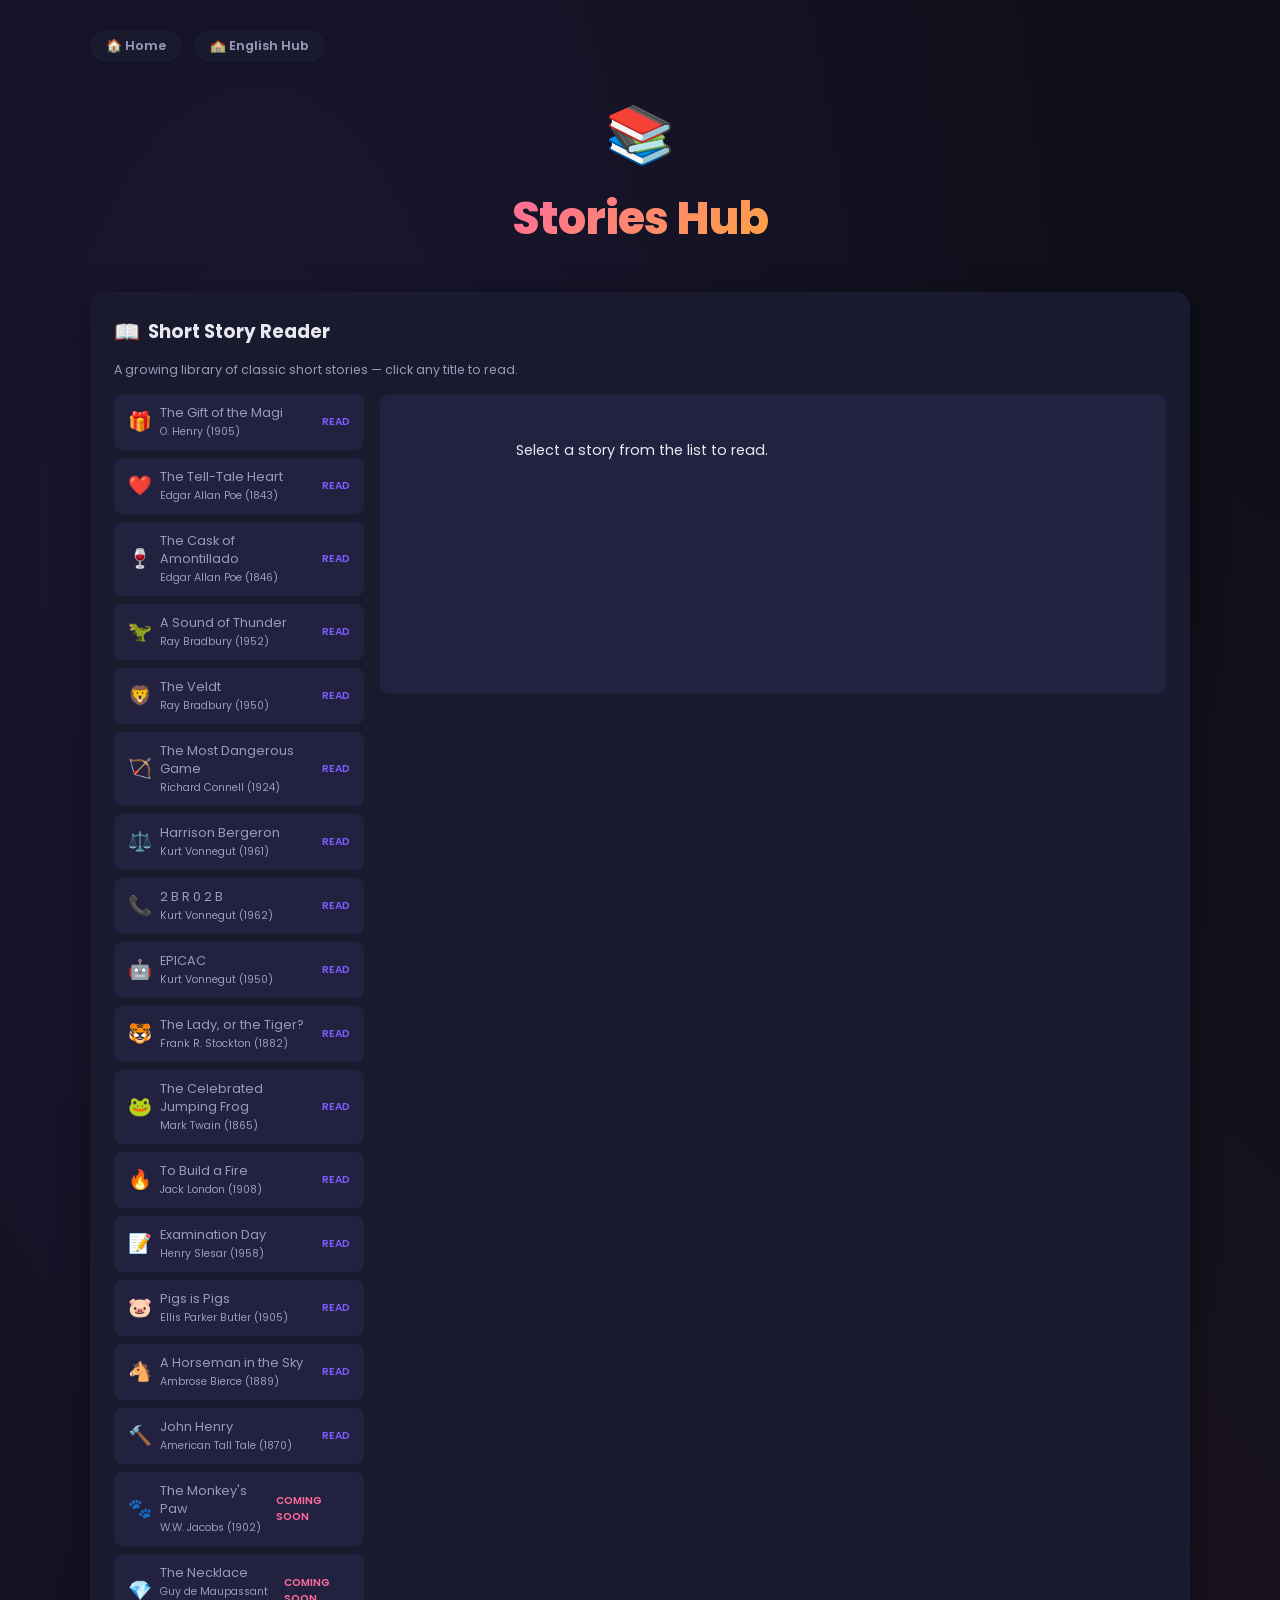
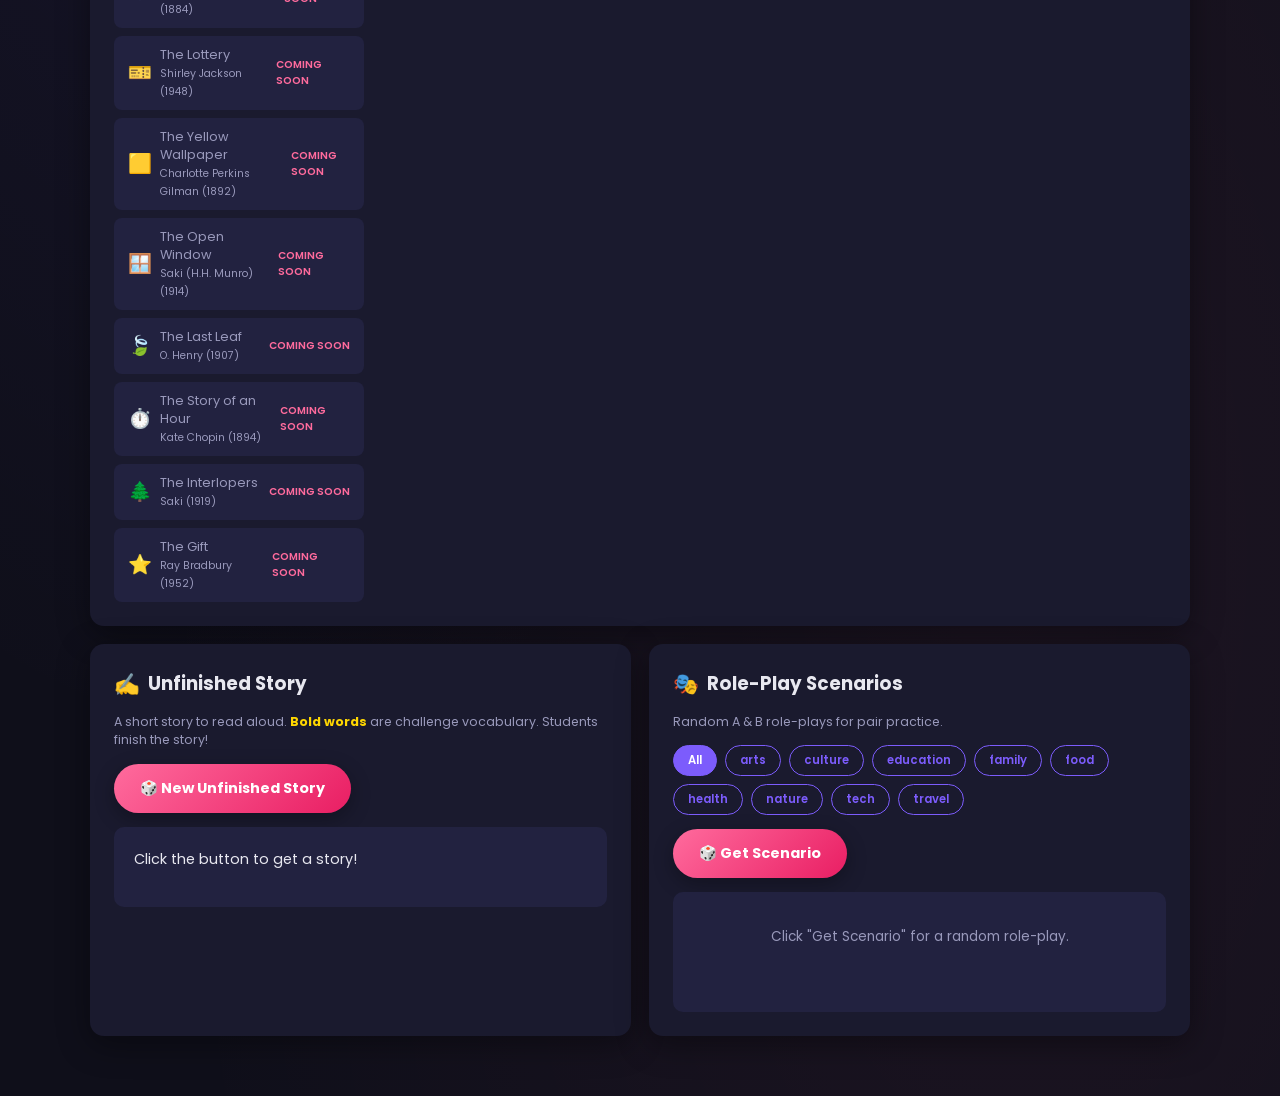
<file: stories.html>
<!DOCTYPE html>
<html lang="en">
<head>
    <meta charset="UTF-8">
    <meta name="viewport" content="width=device-width, initial-scale=1.0">
    <title>📚 Stories Hub — English Game Hub</title>
    <link href="https://fonts.googleapis.com/css2?family=Poppins:wght@400;600;700;800&display=swap" rel="stylesheet">
    <style>
        *, *::before, *::after { box-sizing: border-box; margin: 0; padding: 0; }

        :root {
            --bg: #0f0f1a;
            --surface: #1a1a2e;
            --surface2: #222240;
            --text: #e8e8f0;
            --text-dim: #9999bb;
            --accent: #7c5cfc;
            --accent2: #ff6b9d;
            --gold: #ffd700;
            --green: #00e676;
            --red: #ff5252;
            --radius: 14px;
            --shadow: 0 8px 32px rgba(0,0,0,0.4);
            --transition: 0.2s cubic-bezier(0.4, 0, 0.2, 1);
        }

        body {
            font-family: 'Poppins', sans-serif;
            background: var(--bg);
            background-image:
                radial-gradient(ellipse at 20% 20%, rgba(124,92,252,0.10) 0%, transparent 60%),
                radial-gradient(ellipse at 80% 80%, rgba(255,107,157,0.06) 0%, transparent 60%);
            min-height: 100vh;
            color: var(--text);
            display: flex;
            flex-direction: column;
            align-items: center;
            padding: 30px 20px 60px;
        }

        /* Nav */
        .top-nav {
            width: 100%;
            max-width: 1100px;
            display: flex;
            gap: 12px;
            margin-bottom: 30px;
            flex-wrap: wrap;
        }
        .top-nav a {
            display: inline-flex;
            align-items: center;
            gap: 6px;
            color: var(--text-dim);
            text-decoration: none;
            font-size: 0.8rem;
            font-weight: 600;
            padding: 7px 16px;
            background: var(--surface);
            border-radius: 20px;
            transition: var(--transition);
            box-shadow: 0 2px 8px rgba(0,0,0,0.2);
        }
        .top-nav a:hover {
            color: var(--text);
            background: var(--surface2);
            transform: translateY(-2px);
        }

        /* Hero */
        .hero { text-align: center; margin-bottom: 40px; }
        .hero-icon { font-size: 3.5rem; display: block; margin-bottom: 8px; animation: float 3s ease-in-out infinite; }
        @keyframes float {
            0%, 100% { transform: translateY(0); }
            50% { transform: translateY(-10px); }
        }
        .hero h1 {
            font-size: clamp(1.8rem, 4vw, 2.8rem);
            font-weight: 800;
            background: linear-gradient(135deg, var(--accent2), #ffa441);
            -webkit-background-clip: text; -webkit-text-fill-color: transparent; background-clip: text;
            letter-spacing: -1px;
        }

        /* Layout */
        .main-grid {
            display: grid;
            grid-template-columns: 1fr 1fr;
            gap: 18px;
            width: 100%;
            max-width: 1100px;
        }
        .panel {
            background: var(--surface);
            border-radius: var(--radius);
            padding: 24px;
            box-shadow: var(--shadow);
            display: flex;
            flex-direction: column;
            gap: 14px;
        }
        .panel-wide { grid-column: 1 / -1; }
        .panel h2 {
            font-size: 1.15rem;
            font-weight: 700;
            display: flex;
            align-items: center;
            gap: 8px;
        }
        .panel h2 span { font-size: 1.3rem; }
        .panel-desc { color: var(--text-dim); font-size: 0.78rem; line-height: 1.5; }

        /* Scenario display (compact) */
        .scenario-display {
            background: var(--surface2);
            border-radius: 10px;
            padding: 18px;
            min-height: 120px;
            font-size: 0.9rem;
            line-height: 1.6;
            color: var(--text);
        }
        .scenario-display .sc-roles {
            font-size: 0.7rem;
            font-weight: 700;
            text-transform: uppercase;
            letter-spacing: 1px;
            color: var(--accent2);
            margin-bottom: 8px;
        }
        .scenario-display .sc-text {
            font-size: 0.9rem;
            line-height: 1.6;
            color: var(--text);
            margin-bottom: 8px;
        }
        .scenario-display .sc-tag {
            font-size: 0.65rem;
            color: var(--text-dim);
        }
        .scenario-display .sc-empty {
            color: var(--text-dim);
            text-align: center;
            padding-top: 16px;
            font-size: 0.85rem;
        }

        /* Theme buttons (for scenarios) */
        .theme-btns {
            display: flex;
            flex-wrap: wrap;
            gap: 8px;
        }
        .theme-btn {
            font-family: 'Poppins', sans-serif;
            font-size: 0.72rem;
            font-weight: 600;
            padding: 6px 14px;
            border-radius: 20px;
            border: 1.5px solid var(--accent);
            background: transparent;
            color: var(--accent);
            cursor: pointer;
            transition: var(--transition);
        }
        .theme-btn:hover { background: rgba(124,92,252,0.12); }
        .theme-btn.active { background: var(--accent); color: #fff; }

        /* Buttons */
        .btn {
            display: inline-flex;
            align-items: center;
            gap: 8px;
            font-family: 'Poppins', sans-serif;
            font-size: 0.9rem;
            font-weight: 700;
            padding: 14px 26px;
            border-radius: 32px;
            border: none;
            cursor: pointer;
            transition: all var(--transition);
            color: #fff;
            box-shadow: 0 6px 20px rgba(0,0,0,0.3);
        }
        .btn-primary { background: linear-gradient(135deg, var(--accent2), #e91e63); }
        .btn-primary:hover { transform: translateY(-3px); box-shadow: 0 12px 30px rgba(255,107,157,0.4); }
        .btn-secondary { background: linear-gradient(135deg, var(--accent), #6c5ce7); }
        .btn-secondary:hover { transform: translateY(-3px); box-shadow: 0 12px 30px rgba(124,92,252,0.4); }
        .btn-outline {
            background: transparent;
            border: 2px solid var(--accent);
            color: var(--accent);
            box-shadow: none;
        }
        .btn-outline:hover { background: rgba(124,92,252,0.1); }
        .btn-sm { font-size: 0.75rem; padding: 8px 16px; }

        /* Output box */
        .output-box {
            background: var(--surface2);
            border-radius: 10px;
            padding: 20px;
            font-size: 0.9rem;
            line-height: 1.7;
            color: var(--text);
            min-height: 80px;
            white-space: pre-wrap;
        }
        .output-box b { color: var(--accent2); }
        .output-box .vocab { color: var(--gold); font-weight: 700; }

        /* Full-screen reading overlay */
        .fs-overlay {
            position: fixed;
            top: 0; left: 0; width: 100%; height: 100%;
            background: rgba(5,5,18,0.97);
            z-index: 10000;
            display: none;
            flex-direction: column;
            align-items: center;
            justify-content: flex-start;
            padding: 40px 24px 60px;
            overflow-y: auto;
        }
        .fs-overlay.open { display: flex; }
        .fs-overlay .fs-close {
            position: fixed;
            top: 16px; right: 20px;
            font-size: 1.4rem;
            background: var(--surface);
            color: var(--text);
            border: 1px solid var(--accent);
            border-radius: 10px;
            padding: 8px 16px;
            cursor: pointer;
            font-weight: 700;
            z-index: 10001;
            transition: var(--transition);
        }
        .fs-overlay .fs-close:hover { background: var(--accent2); color: #fff; border-color: var(--accent2); }
        .fs-overlay .fs-content {
            max-width: 800px;
            width: 100%;
            background: var(--surface);
            border-radius: var(--radius);
            padding: 36px 28px;
            box-shadow: var(--shadow);
            margin-top: 10px;
        }
        .fs-overlay .fs-content h3 { font-size: 1.5rem; margin-bottom: 6px; color: var(--accent2); }
        .fs-overlay .fs-content .fs-meta { color: var(--text-dim); margin-bottom: 20px; font-size: 0.85rem; }
        .fs-overlay .fs-content .fs-body {
            font-size: 1.05rem;
            line-height: 1.9;
            color: var(--text);
            text-align: justify;
            max-height: 70vh;
            overflow-y: auto;
            padding-right: 8px;
        }
        .fs-overlay .fs-content .fs-body p { margin-bottom: 14px; }
        .fs-btn {
            display: inline-flex;
            align-items: center;
            gap: 6px;
            font-family: 'Poppins', sans-serif;
            font-size: 0.78rem;
            font-weight: 600;
            padding: 7px 14px;
            border-radius: 20px;
            border: 1.5px solid var(--accent);
            background: transparent;
            color: var(--accent);
            cursor: pointer;
            transition: var(--transition);
            margin-left: 8px;
        }
        .fs-btn:hover { background: rgba(124,92,252,0.12); }

        /* Classics sidebar */
        .classics-list {
            list-style: none;
            display: flex;
            flex-direction: column;
            gap: 8px;
        }
        .classics-list li {
            padding: 10px 14px;
            background: var(--surface2);
            border-radius: 8px;
            font-size: 0.8rem;
            color: var(--text-dim);
            display: flex;
            align-items: center;
            gap: 8px;
            transition: var(--transition);
            cursor: pointer;
        }
        .classics-list li:hover { color: var(--text); background: #2a2a4e; }
        .classics-list li .book-icon { font-size: 1.2rem; }
        .classics-list li .coming-soon { font-size: 0.65rem; color: var(--accent2); font-weight: 600; margin-left: auto; }

        /* Result row */
        .result-row {
            display: flex;
            gap: 10px;
            align-items: flex-start;
            flex-wrap: wrap;
        }
        .result-row .btn-sm { flex-shrink: 0; }

        /* Responsive */
        @media (max-width: 768px) {
            .main-grid { grid-template-columns: 1fr; }
            body { padding: 16px 12px 40px; }
            .hero-icon { font-size: 2.5rem; }
            .result-row { flex-direction: column; align-items: stretch; }
        }
        @media (max-width: 500px) {
            body { padding: 12px 8px 30px; }
            .top-nav { flex-direction: column; align-items: stretch; }
            .top-nav a { justify-content: center; }
            .panel { padding: 16px 12px; }
            .btn { font-size: 0.82rem; padding: 12px 18px; }
            #readerArea > div { grid-template-columns: 1fr; }
        }
    </style>
</head>
<body>

    <!-- NAV -->
    <nav class="top-nav">
        <a href="index.html">🏠 Home</a>
        <a href="hub.html">🏫 English Hub</a>
    </nav>

    <!-- HERO -->
    <div class="hero">
        <span class="hero-icon">📚</span>
        <h1>Stories Hub</h1>
    </div>

     <!-- MAIN GRID -->
     <div class="main-grid">

         <!-- FULL WIDTH: Story Reader (top) -->
         <div class="panel panel-wide" id="readerPanel">
             <h2><span>📖</span> Short Story Reader</h2>
             <p class="panel-desc">A growing library of classic short stories — click any title to read.</p>
             <div id="readerArea">
                 <div style="display:grid; grid-template-columns:250px 1fr; gap:16px;">
                     <!-- Sidebar -->
                     <div>
                         <ul class="classics-list" id="classicsList">
                             <!-- Populated by JS -->
                         </ul>
                     </div>
                     <!-- Reader pane -->
                     <div>
                         <div class="output-box" id="readerContent" style="min-height:300px;">
                             Select a story from the list to read.
                         </div>
                     </div>
                 </div>
             </div>
         </div>

         <!-- LEFT COLUMN: Unfinished Story -->
         <div class="panel" id="unfinishedPanel">
             <h2><span>✍️</span> Unfinished Story</h2>
             <p class="panel-desc">A short story to read aloud. <b style="color:var(--gold);">Bold words</b> are challenge vocabulary. Students finish the story!</p>
             <div class="result-row">
                 <button class="btn btn-primary" id="unfinishedBtn" onclick="generateUnfinished()">🎲 New Unfinished Story</button>
                 <button class="btn btn-outline btn-sm" id="rerollUnfinished" onclick="generateUnfinished()" style="display:none;">🔄 Re-roll</button>
             </div>
             <div class="output-box" id="unfinishedOutput">Click the button to get a story!</div>
         </div>

         <!-- RIGHT COLUMN: Scenarios (compact) -->
         <div class="panel" id="scenariosPanel">
             <h2><span>🎭</span> Role-Play Scenarios</h2>
             <p class="panel-desc">Random A & B role-plays for pair practice.</p>
             <div class="theme-btns" id="scenarioThemeBtns">
                 <!-- Populated by JS -->
             </div>
             <div class="result-row">
                 <button class="btn btn-primary" id="scenarioBtn" onclick="drawScenario()">🎲 Get Scenario</button>
             </div>
             <div class="scenario-display" id="scenarioDisplay">
                 <div class="sc-empty">Click "Get Scenario" for a random role-play.</div>
             </div>
         </div>

     </div>

    <script src="classroom-data.js"></script>
    <script>
    (function() {
        'use strict';

        // ==================== DATA ====================
        const UNFINISHED_STORIES = [
            {
                text: "Maya stared at the letter in her hands. It had no return address, only her name written in elegant cursive. She carefully tore it open, her fingers trembling. Inside was a single sentence: \"Come to the old lighthouse at midnight. Bring the key.\" Maya didn't have a key — or did she?\n\nJust then, she remembered the strange object her grandmother had given her years ago, saying, \"Keep this safe. One day, you'll understand.\"\n\nThat night, under a full moon, Maya walked toward the lighthouse...",
                vocab: ["elegant", "cursive", "trembling", "midnight", "lighthouse", "strange"]
            },
            {
                text: "The classroom was completely silent when Mr. Chen walked in. That was unusual. Even more unusual was the fact that every student's laptop was turned off. On the whiteboard, someone had written in huge letters: WE KNOW.\n\nMr. Chen set down his coffee and asked calmly, \"Alright. Who wants to explain?\"\n\nNobody answered. But from the back of the room, a folded note began passing from desk to desk. When it reached the front, Mr. Chen opened it and read...",
                vocab: ["silent", "unusual", "whiteboard", "calmly", "folded", "reached"]
            },
            {
                text: "Leo had been working on his time machine for three years. His garage was filled with wires, blinking lights, and the hum of something that shouldn't be possible. Tonight was the first test.\n\nHe set the controls to 'One Day Forward' — nothing too risky. But as the machine began to glow, his cat, Pickles, jumped onto the console.\n\nThere was a flash of light, and when Leo opened his eyes, everything looked the same — except his phone said it was 1998, and a young version of his mother was standing in the driveway, staring at him.\n\n\"Who are you?\" she demanded.",
                vocab: ["blinking", "console", "flash", "version", "driveway", "demanded"]
            },
            {
                text: "The forest behind the school had always been off-limits. But rumor said that deep within it, there was a tree that grew books instead of fruit. Every few months, a new book would appear, and whoever read it would have the most vivid dreams of their life.\n\nAiko didn't believe the rumor. But when her dog ran into the forest one afternoon, she had no choice but to follow. After twenty minutes of pushing through ferns and vines, she found herself in a clearing. In the center stood a massive oak tree, its branches heavy not with acorns, but with leather-bound volumes.\n\nAiko reached for one...",
                vocab: ["off-limits", "rumor", "vivid", "clearing", "massive", "volumes"]
            },
            {
                text: "Captain Rivera had seen a lot in her years of space travel. Asteroids, nebulas, even a comet up close. But nothing prepared her for what was floating outside the ship now: a door. Just a plain wooden door, drifting in the void of space, with 'PULL' written on it in chalk.\n\n\"Impossible,\" she whispered. Her co-pilot checked the sensors. The door was real. It had mass, temperature, and was slowly opening inward.\n\n\"Should we...?\" the co-pilot began.\n\nRivera grabbed her helmet. \"I'm going out there.\"",
                vocab: ["asteroids", "nebulas", "comet", "floating", "drifting", "void", "sensors"]
            },
            {
                text: "Every year on the same day, Grandfather Park would disappear into the mountains and return with a story. This year, he was too sick to go. So he handed his grandson, Jin, a worn map and said, \"It's your turn.\"\n\nJin didn't want to go. The mountains were cold, dangerous, and full of wild animals. But his grandfather's eyes were serious.\n\n\"At the top of the trail, you'll find a stone door. Knock three times and say your name. What happens next... well, that's for you to find out.\"\n\nJin packed his bag and left before sunrise.",
                vocab: ["disappear", "worn", "dangerous", "wild", "trail", "sunrise"]
            },
            {
                text: "The old camera at the flea market cost only five dollars. It didn't even use film — just a strange glass lens and a crank on the side. The seller, an elderly woman with silver hair, warned, \"Be careful what you photograph. This camera doesn't capture what IS — it captures what WAS.\"\n\nSam thought she was joking. But when he developed the first photo — a shot of the town square — the image showed horse-drawn carriages and cobblestone streets, not the modern plaza he had photographed.\n\nHe turned the camera toward his own house...",
                vocab: ["flea market", "crank", "elderly", "photograph", "captures", "carriages", "cobblestone"]
            },
            {
                text: "The letter arrived on a Tuesday, sealed with red wax. Inside was an invitation to a school Mei had never heard of: The Academy of Impossible Arts. The subjects listed made no sense — Cloud Sculpting, Memory Weaving, Shadow Dancing.\n\n\"It's spam,\" her father said.\n\nBut when Mei looked up the address, it matched an empty lot on the edge of town. Curious, she rode her bike there at dusk. The empty lot was not empty. A massive building shimmered into view, as if made of glass and starlight. A woman in a silver cloak stood at the gate.\n\n\"We've been expecting you, Mei.\"",
                vocab: ["sealed", "invitation", "subjects", "empty", "shimmered", "cloak", "expecting"]
            },
            {
                text: "Underneath the city, miles of forgotten tunnels wound through the earth. Construction workers had accidentally broken into one that morning. Now, a team of explorers — including archaeologist Dr. Patel — descended into the darkness.\n\nThe walls were covered in writing. Not any language Dr. Patel recognized — symbols that seemed to shift when you weren't looking directly at them.\n\n\"This isn't ancient,\" she murmured. \"It's impossible. The carbon dating says these tunnels are over twenty thousand years old. But the symbols... they're instructions.\"\n\n\"Instructions for what?\" asked the team leader.\n\nDr. Patel pointed at the largest symbol, pulsing with a soft blue light. \"For waking something up.\"",
                vocab: ["forgotten", "wound", "descended", "archaeologist", "symbols", "ancient", "pulsing"]
            },
            {
                text: "Nia was the best diver in her village. She could hold her breath for six minutes and dive deeper than anyone else. The reef had always been her second home. But today, something was different.\n\nAt the bottom of the reef, half-buried in sand, she spotted a metallic glint. She swam closer and found an ornate box, covered in coral and rust. It was sealed tight. Carved on its lid were words in a language she'd never seen.\n\nShe brought it to the surface. The village elder took one look and paled. \"Where did you find this?\" he whispered.\n\n\"The reef. Why? What is it?\"\n\nHe didn't answer. He just told her to put it back.\n\nNia didn't.",
                vocab: ["breath", "reef", "metallic", "ornate", "coral", "carved", "surface", "elder"]
            },
            {
                text: "The vending machine in the cafeteria had been broken for weeks. Then one Monday, without explanation, it started working again. But instead of snacks, it dispensed tiny scrolls of paper. Each scroll had a single word printed on it — and the words seemed to know things.\n\nTomas inserted a coin. The machine whirred. Out came a scroll that read: UMBRELLA. Confused, Tomas pocketed it and walked outside — into a sudden rainstorm. He'd never been happier to have an umbrella in his bag.\n\nHis friend Lina tried next. Her scroll said: APOLOGIZE. She laughed. \"Apologize to who?\"\n\nThat afternoon, she ran into the girl she'd argued with last semester. They hadn't spoken in months.\n\nNow the whole school was lining up at the vending machine...",
                vocab: ["dispensed", "scrolls", "inserted", "confused", "sudden", "semester", "argued"]
            },
            {
                text: "In the attic of her new house, Priya found a dusty globe. It wasn't like any globe she'd seen — the countries were wrong, the oceans had different names, and there was a landmass where the Pacific Ocean should have been. When she spun it, the room filled with the sound of waves.\n\nThat night, she spun it again and spoke the name of the mystery continent: \"Zhaan.\"\n\nThe globe flashed. When she woke up, she was lying on a beach with purple sand under an orange sky. A girl holding a lantern approached and said, \"You're early. We weren't expecting visitors for another hundred years.\"",
                vocab: ["attic", "dusty", "globe", "oceans", "landmass", "mystery", "continent", "lantern"]
            },
            {
                text: "Luca's grandmother had a rule: never open the green door in the hallway. For twelve years, Luca had walked past it every day without a second thought. But on his thirteenth birthday, his grandmother handed him a key.\n\n\"You're old enough now,\" she said. \"But be warned — once you open it, you can't un-see what's on the other side.\"\n\nLuca's hand trembled as he turned the key. The door swung open. Behind it was... a library. A massive, impossible library stretching in every direction. On every shelf were books with gold lettering. Luca pulled one out. Its title: THE DAY YOU WERE BORN — THE COMPLETE RECORD.\n\nThen he noticed: there was a book for every person he'd ever met.",
                vocab: ["hallway", "thirteenth", "warned", "trembled", "impossible", "stretching", "lettering", "complete"]
            },
            {
                text: "The twins, Arlo and Ada, had always shared everything: a birthday, a room, and a secret language made up of whistles and hand signals. On their last day of middle school, they discovered they could also share thoughts.\n\nIt started in math class. Ada was struggling with a problem when Arlo — across the room — sent her the answer. Not out loud. In her mind.\n\nAt first, they thought it was a coincidence. That night, they tested it. Arlo thought: POTATO and Ada shouted \"POTATO!\" before he could speak. They tried complex sentences, images, even songs. It all worked.\n\nBut the next morning, they woke up to find a message scrawled on their bedroom mirror: \"WE KNOW ABOUT YOU TWO.\"",
                vocab: ["twins", "secret", "whistles", "struggling", "coincidence", "complex", "scrawled", "mirror"]
            },
            {
                text: "No one ever talked about the last train. It ran once a night, at 3:33 AM, on a track that didn't appear on any map. The station was hidden behind an old factory, overgrown with weeds. Rumor said the train could take you anywhere — not just any city, but any moment in time.\n\nJuno had lost someone important. She didn't care about the danger. She waited at the hidden station, shivering in the cold, until she heard the whistle. The train was silver, glowing faintly, and when the doors opened, a conductor in old-fashioned clothing tipped his hat.\n\n\"Destination?\" he asked.\n\n\"I want to go back,\" Juno said. \"Three years ago. The day everything went wrong.\"",
                vocab: ["appear", "overgrown", "hidden", "shivering", "faintly", "conductor", "destination"]
            },
            {
                text: "Miko loved baking. Every Saturday, she'd try a new recipe from her mother's old cookbook. But there was one page she'd never tried — the last page, stained with something dark, with a recipe called 'Starlight Bread.' The instructions were strange: knead under a full moon, add a pinch of stardust, and bake until it glows.\n\nMiko laughed. It was clearly a joke. But one full-moon Saturday, bored and curious, she gathered the ingredients as written — substituting edible glitter for stardust. She kneaded the dough by the window, letting the moonlight hit it.\n\nWhen the timer dinged, she opened the oven. The bread was... glowing. Softly. Beautifully. And floating two inches above the baking tray.\n\nShe reached for it...",
                vocab: ["recipe", "cookbook", "stained", "instructions", "substituting", "glitter", "floating", "tray"]
            },
            {
                text: "The map was drawn on a napkin. A crude sketch of the school, with an X marked in the library and a note: 'Third shelf, behind the encyclopedias.' Omar found it tucked inside his textbook on the first day of senior year.\n\nHe didn't recognize the handwriting. But curiosity got the better of him. During lunch, he slipped into the library and ran his fingers along the third shelf. Behind a row of dusty encyclopedias, his fingers touched something cold — a small metal box with a combination lock.\n\nWritten on the bottom in permanent marker: 'The code is the day we became friends.'\n\nOmar frowned. He had no idea who 'we' was. But someone clearly thought he would.",
                vocab: ["crude", "textbook", "curiosity", "slipped", "encyclopedias", "combination", "permanent", "frowned"]
            },
            {
                text: "Every night at exactly 11:11 PM, the streetlight outside Emma's window would flicker exactly three times. She'd lived in the house for six years and had never thought much of it — until the night it flickered four times.\n\nShe looked out the window. A figure stood under the light, looking up at her. It raised a hand and pointed toward the park across the street.\n\nEmma told herself it was a prank, a neighbor, anything logical. But the next night, the light flickered five times. The figure was closer — standing at the edge of her yard. And it was holding something.\n\nShe squinted. It was a photograph. Of her. Taken from outside her window.\n\nHer phone buzzed. A text from an unknown number: \"It's time to talk.\"",
                vocab: ["exactly", "flicker", "figure", "logical", "edge", "squinted", "photograph", "buzzed"]
            },
            {
                text: "In the center of the forbidden desert stood the Library of Whispers — a tower so tall its top disappeared into clouds. They said the library contained every piece of knowledge ever lost: burned books, forgotten languages, erased histories.\n\nOnly one person could enter per century. This century, the honor fell to a quiet librarian named Sora. She didn't feel heroic. She felt terrified.\n\nThe tower door had no handle. Instead, it asked a question out loud: \"What is the most dangerous knowledge of all?\"\n\nSora thought for a long moment. Truth? Power? The future?\n\nShe whispered her answer. The door swung open. Inside, the books seemed to breathe. And one of them — on the very first shelf — had her name on the spine.\n\nShe reached for it...",
                vocab: ["forbidden", "desert", "disappeared", "contained", "erased", "century", "heroic", "terrified", "spine"]
            },
            {
                text: "Pip was an inventor who never made it big. Her workshop was filled with half-finished machines: a hat that could translate baby babble, a pen that wrote in any color you wished for, a clock that counted down to embarrassing moments. She sold just enough gadgets to keep the lights on.\n\nOne rainy afternoon, a stranger visited her shop. He wore a sleek black coat and carried a briefcase. \"I represent a very exclusive client,\" he said. \"Someone who believes you're the only person alive who can build a... well, a very unusual machine.\"\n\nHe opened the briefcase. Inside were blueprints for a door that could open anywhere — not just to another room, but to another world.\n\n\"Before you ask,\" the stranger added, \"the pay is unlimited. The danger, however, is considerable.\"\n\nPip grinned. \"I'm in.\"",
                vocab: ["inventor", "gadgets", "represent", "exclusive", "blueprints", "unlimited", "considerable", "grinned"]
            }
        ];

        // Classic stories — loaded from data/stories.json
        let STORIES_DATA = [];
        let STORIES_LOADED = false;
        
        function loadStoriesData() {
            return fetch('data/stories.json')
                .then(r => r.json())
                .then(data => {
                    STORIES_DATA = data.classics || [];
                    STORIES_LOADED = true;
                    loadClassicsList();
                })
                .catch(err => {
                    console.error('Failed to load stories data:', err);
                    STORIES_LOADED = true;
                    loadClassicsList(); // show empty/error state
                });
        }

        // ==================== SCENARIOS (compact) ====================
        let _allScenarios = [];
        let _scenarioFilter = 'all';

        function initScenarios() {
            if (!window.data || !window.data.scenarios) {
                document.getElementById('scenarioDisplay').innerHTML = '<div class="sc-empty">No scenarios loaded.</div>';
                return;
            }
            const all = [];
            for (const cat in window.data.scenarios) {
                const catLabel = cat.toLowerCase().replace(/_/g, ' ');
                for (const s of window.data.scenarios[cat]) {
                    all.push({ ...s, category: catLabel, catKey: cat });
                }
            }
            _allScenarios = all;

            // Build theme buttons
            const themes = [...new Set(all.map(s => s.catKey))].sort();
            const btnsContainer = document.getElementById('scenarioThemeBtns');
            let html = '<button class="theme-btn active" data-theme="all" onclick="setScenarioTheme(\'all\')">All</button>';
            for (const t of themes) {
                const label = t.toLowerCase().replace(/_/g, ' ');
                html += `<button class="theme-btn" data-theme="${t}" onclick="setScenarioTheme('${t}')">${escHtml(label)}</button>`;
            }
            btnsContainer.innerHTML = html;
        }

        function setScenarioTheme(theme) {
            _scenarioFilter = theme;
            document.querySelectorAll('.theme-btn').forEach(b => b.classList.remove('active'));
            document.querySelector(`.theme-btn[data-theme="${theme}"]`).classList.add('active');
        }

        function drawScenario() {
            const filtered = _scenarioFilter === 'all' 
                ? _allScenarios 
                : _allScenarios.filter(s => s.catKey === _scenarioFilter);
            if (filtered.length === 0) {
                document.getElementById('scenarioDisplay').innerHTML = '<div class="sc-empty">No scenarios in this theme.</div>';
                return;
            }
            const s = filtered[Math.floor(Math.random() * filtered.length)];
            document.getElementById('scenarioDisplay').innerHTML = `
                <div class="sc-roles">${escHtml(s.roles)}</div>
                <div class="sc-text">${escHtml(s.text)}</div>
                <div class="sc-tag">🏷 ${escHtml(s.category)}</div>
            `;
        }

        function selectClassic(id) {
            const c = STORIES_DATA.find(x => x.id === id);
            if (!c) return;
            const hasText = c.text && c.text.trim().length > 0;
            const youtubeBtn = c.youtube ? `<a href="${escAttr(c.youtube)}" target="_blank" rel="noopener" class="btn btn-outline btn-sm" style="margin-left:8px;">🎬 Listen on YouTube</a>` : '';
            let contentHtml = '';
            if (hasText) {
                const paragraphs = c.text.split('\n\n').filter(p => p.trim());
                const textHtml = paragraphs.map(p => `<p style="margin-bottom:12px;line-height:1.8;text-align:justify;">${escHtml(p)}</p>`).join('');
                contentHtml = `
                <div style="background:var(--bg);border-radius:8px;padding:24px;font-size:0.9rem;max-height:60vh;overflow-y:auto;">
                    ${textHtml}
                </div>`;
            } else {
                contentHtml = `
                <div style="background:var(--bg);border-radius:8px;padding:20px;text-align:center;color:var(--text-dim);">
                    <p style="font-size:2rem;">📝</p>
                    <p style="margin-top:8px;">Story text coming soon!</p>
                    <p style="font-size:0.75rem;margin-top:6px;">Story ID: <code style="color:var(--accent);">${c.id}</code></p>
                </div>`;
            }
            const rc = document.getElementById('readerContent');
            rc.innerHTML = `
                <h3 style="color:var(--accent2);margin-bottom:6px;">${c.icon} ${c.title}</h3>
                <p style="color:var(--text-dim);margin-bottom:16px;">
                    <strong>${c.author}</strong> — ${c.year}
                    ${youtubeBtn}
                    <button class="fs-btn" onclick="openFullscreenReader()" title="Read in full screen">📖 Full Screen</button>
                </p>
                ${contentHtml}
            `;
            rc.dataset.storyId = c.id;
        }

        // ==================== UNFINISHED STORY ====================
        function generateUnfinished() {
            const story = UNFINISHED_STORIES[Math.floor(Math.random() * UNFINISHED_STORIES.length)];
            let html = story.text;
            // Bold the vocab words
            for (const w of story.vocab) {
                const re = new RegExp(`\\b(${escapeRegex(w)})\\b`, 'gi');
                html = html.replace(re, '<b class="vocab">$1</b>');
            }
            html += `\n\n<span style="color:var(--gold);font-size:0.8rem;">🔑 <b>Vocab:</b> ${story.vocab.join(' • ')}</span>`;
            html += `\n<span style="color:var(--accent2);font-size:0.85rem;">✍️ <b>Task:</b> Continue the story in your own words. What happens next? (100-200 words)</span>`;
            document.getElementById('unfinishedOutput').innerHTML = html;
            document.getElementById('rerollUnfinished').style.display = 'inline-block';
        }

        // ==================== STORY READER ====================
        function loadClassicsList() {
            const list = document.getElementById('classicsList');
            if (!STORIES_LOADED) {
                list.innerHTML = '<li style="justify-content:center;color:var(--text-dim);">Loading stories…</li>';
                return;
            }
            if (STORIES_DATA.length === 0) {
                list.innerHTML = '<li style="justify-content:center;color:var(--text-dim);">No stories found.</li>';
                return;
            }
            list.innerHTML = STORIES_DATA.map(c => {
                const hasText = c.text && c.text.trim().length > 0;
                const badge = hasText ? '<span class="coming-soon" style="color:var(--accent);">READ</span>' : '<span class="coming-soon">COMING SOON</span>';
                return `
                <li onclick="selectClassic('${c.id}')">
                    <span class="book-icon">${c.icon}</span>
                    <span>${c.title}<br><small style="color:var(--text-dim)">${c.author} (${c.year})</small></span>
                    ${badge}
                </li>`;
            }).join('');
        }

        // ==================== UTILS ====================
        function escHtml(str) {
            const div = document.createElement('div');
            div.textContent = str;
            return div.innerHTML;
        }
        function escAttr(str) { return str.replace(/&/g,'&').replace(/"/g,'"').replace(/'/g,'&#39;').replace(/</g,'<').replace(/>/g,'>'); }
        function escapeRegex(str) { return str.replace(/[.*+?^${}()|[\]\\]/g, '\\$&'); }

        // ==================== INIT ====================
        window.addEventListener('DOMContentLoaded', () => {
            loadStoriesData();
            if (window.data) {
                initScenarios();
            } else {
                const check = setInterval(() => {
                    if (window.data) { initScenarios(); clearInterval(check); }
                }, 100);
                setTimeout(() => clearInterval(check), 3000);
            }
        });

        // Full-screen reader
        function openFullscreenReader() {
            const storyId = document.getElementById('readerContent').dataset?.storyId || '';
            const story = STORIES_DATA.find(x => x.id === storyId);
            if (!story) return;
            const hasText = story.text && story.text.trim().length > 0;
            const paragraphs = hasText ? story.text.split('\n\n').filter(p => p.trim()) : [];
            const textHtml = paragraphs.length > 0
                ? paragraphs.map(p => `<p>${escHtml(p)}</p>`).join('')
                : '<p style="text-align:center;color:var(--text-dim);padding:40px;">Story text coming soon!</p>';
            let overlay = document.getElementById('fsOverlay');
            if (!overlay) {
                overlay = document.createElement('div');
                overlay.id = 'fsOverlay';
                overlay.className = 'fs-overlay';
                overlay.innerHTML = `
                    <button class="fs-close" onclick="closeFullscreenReader()">✕ Close</button>
                    <div class="fs-content">
                        <h3 id="fsTitle"></h3>
                        <div class="fs-meta" id="fsMeta"></div>
                        <div class="fs-body" id="fsBody"></div>
                    </div>`;
                document.body.appendChild(overlay);
            }
            document.getElementById('fsTitle').textContent = (story.icon || '📖') + ' ' + story.title;
            document.getElementById('fsMeta').innerHTML = `<strong>${escHtml(story.author)}</strong> — ${escHtml(String(story.year))}`;
            document.getElementById('fsBody').innerHTML = textHtml;
            overlay.classList.add('open');
            overlay.addEventListener('click', function(e) {
                if (e.target === overlay) closeFullscreenReader();
            });
            document.addEventListener('keydown', escFullscreen);
        }
        function closeFullscreenReader() {
            const overlay = document.getElementById('fsOverlay');
            if (overlay) overlay.classList.remove('open');
            document.removeEventListener('keydown', escFullscreen);
        }
        function escFullscreen(e) { if (e.key === 'Escape') closeFullscreenReader(); }

        // Expose functions globally
        window.selectClassic = selectClassic;
        window.generateUnfinished = generateUnfinished;
        window.drawScenario = drawScenario;
        window.setScenarioTheme = setScenarioTheme;
        window.openFullscreenReader = openFullscreenReader;
        window.closeFullscreenReader = closeFullscreenReader;
    })();
    </script>
</body>
</html>
</file>
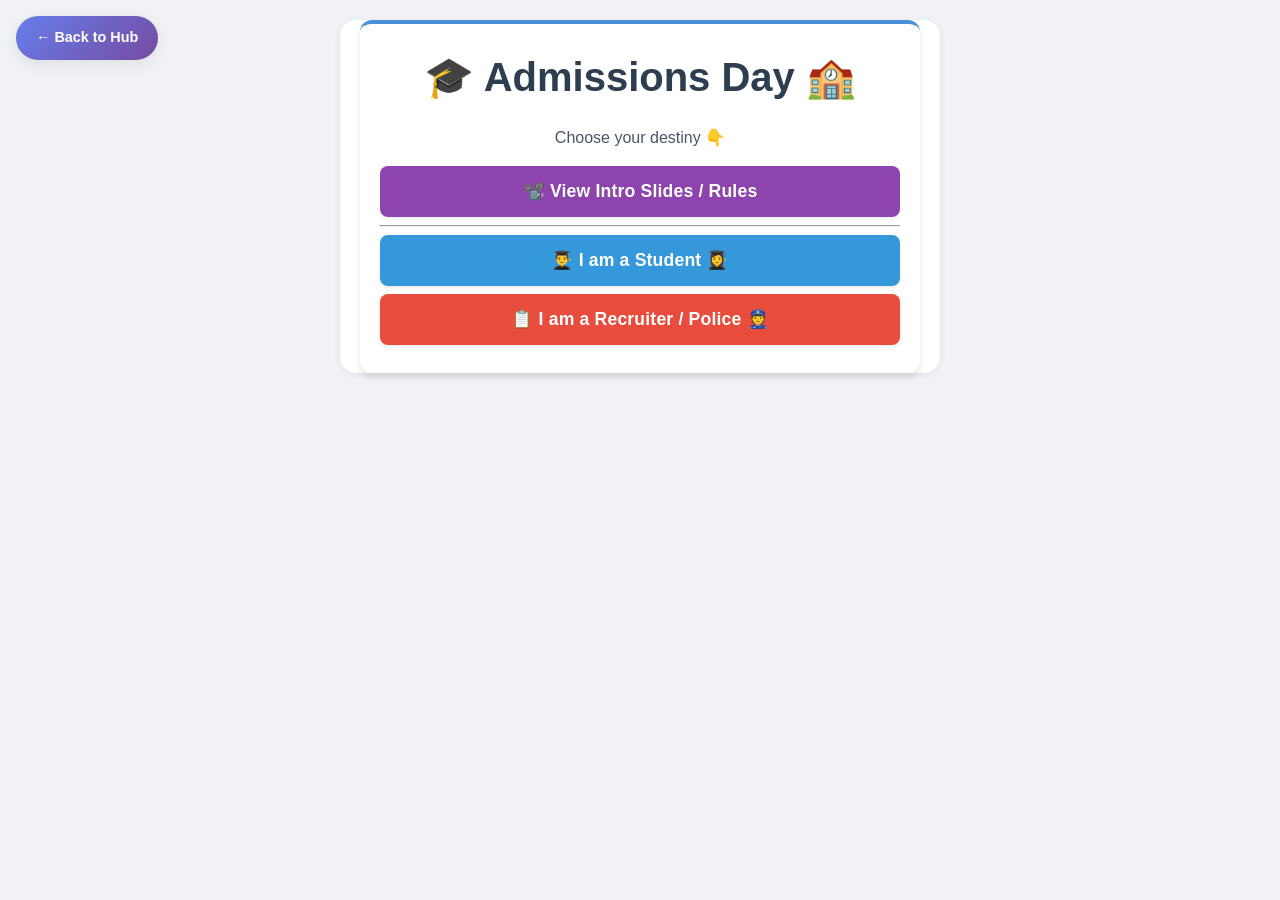
<file: Role_Play/College.html>
<!DOCTYPE html>
<html lang="en">
<head>
    <meta charset="UTF-8">
    <meta name="viewport" content="width=device-width, initial-scale=1.0">
    <title>🎓 Admissions & Career Simulator 2026</title>
    <link rel="stylesheet" href="../styles/unified-theme.css">
    <style>
        /* --- GAME STYLES --- */
        body { font-family: 'Segoe UI', Tahoma, Geneva, Verdana, sans-serif; background-color: #f0f2f5; color: #333; margin: 0; padding: 0; }
        .game-container { max-width: 600px; margin: 20px auto; padding: 0 20px; }
        h1, h2, h3 { text-align: center; color: #2c3e50; }
        .card { background: white; padding: 20px; border-radius: 12px; box-shadow: 0 4px 6px rgba(0,0,0,0.1); margin-bottom: 20px; }
        .btn { display: block; width: 100%; padding: 15px; margin: 8px 0; background: #3498db; color: white; border: none; border-radius: 8px; font-size: 1.1em; cursor: pointer; text-align: center; font-weight: bold; transition: transform 0.1s;}
        .btn:active { transform: scale(0.98); }
        .btn:hover { background: #2980b9; }
        .btn-red { background: #e74c3c; }
        .btn-green { background: #27ae60; }
        .btn-purple { background: #8e44ad; }
        .btn-dark { background: #34495e; } 
        .btn-police { background: #2c3e50; border: 2px solid #f1c40f; } 
        .hidden { display: none !important; }
        
        .stat-row { display: flex; justify-content: space-between; border-bottom: 1px solid #eee; padding: 10px 0; font-size: 1.05em;}
        .stat-label { font-weight: bold; }
        .flavor-text { font-style: italic; color: #555; margin-top: 15px; font-size: 0.95em; background: #fff3cd; padding: 10px; border-radius: 5px; border-left: 4px solid #f1c40f;}
        .tracker { background: #ecf0f1; padding: 15px; border-radius: 8px; text-align: center; margin-top: 15px; border: 2px dashed #bdc3c7;}
        .req-box { background: #e8f6f3; padding: 10px; border-radius: 5px; margin-top: 10px; border: 1px solid #1abc9c; }
        .police-box { background: #2c3e50; color: white; padding: 10px; border-radius: 5px; margin-top: 10px; }
        .poem-display { background: #fff; color: #000; padding: 15px; border: 2px solid #c0392b; margin-top: 10px; font-family: 'Georgia', serif; font-size: 1.1em; line-height: 1.4; display: none; }
        
        .tag { display: inline-block; padding: 3px 8px; border-radius: 4px; font-size: 0.8em; color: white; margin-left: 5px;}
        .hard { background: #c0392b; }
        .med { background: #f39c12; }
        .easy { background: #27ae60; }
        .job { background: #7f8c8d; }
        .police { background: #000; color: #f1c40f; }
        .recruiter-grid { display: grid; grid-template-columns: 1fr 1fr; gap: 10px; }

        /* --- SLIDE DECK STYLES --- */
        #slide-deck-view { position: fixed; top: 0; left: 0; width: 100vw; height: 100vh; background: #2c3e50; z-index: 1000; overflow: hidden; }
        .slide { 
            position: absolute; top: 0; left: 0; width: 100%; height: 100%; 
            display: flex; flex-direction: column; justify-content: center; align-items: center; 
            background: #ecf0f1; transition: transform 0.4s ease-in-out; transform: translateX(100%); 
            padding: 40px; box-sizing: border-box;
        }
        .slide.active { transform: translateX(0); }
        .slide.prev { transform: translateX(-100%); }
        
        #slide-deck-view h1 { font-size: 2.5em; color: #2980b9; margin-bottom: 20px; text-align: center; }
        #slide-deck-view h2 { color: #e74c3c; margin-bottom: 15px; font-size: 1.5em; text-align: center; }
        #slide-deck-view ul { font-size: 1.2em; line-height: 1.5; max-width: 800px; color: #333; }
        #slide-deck-view li { margin-bottom: 12px; }
        .highlight { color: #27ae60; font-weight: bold; }
        .wrong { color: #c0392b; text-decoration: line-through; }
        .note { font-size: 0.8em; color: #7f8c8d; font-style: italic; margin-top: 20px;}
        
        /* Table Styles */
        .stat-table { width: 90%; max-width: 700px; border-collapse: collapse; margin-top: 20px; font-size: 1em; background: white; border-radius: 10px; overflow: hidden; box-shadow: 0 4px 6px rgba(0,0,0,0.1); }
        .stat-table th { background: #34495e; color: white; padding: 10px; text-align: left; }
        .stat-table td { padding: 10px; border-bottom: 1px solid #eee; color: #333;}
        .good-score { color: #27ae60; font-weight: bold; }
        .bad-score { color: #c0392b; font-weight: bold; }

        /* Role Boxes */
        .role-box { border: 2px dashed #7f8c8d; padding: 20px; background: #f9f9f9; border-radius: 10px; margin-top: 10px; width: 80%; max-width: 700px; }

        /* Controls */
        .controls { position: absolute; bottom: 20px; right: 20px; z-index: 10; display: flex; gap: 10px; }
        .controls button { padding: 10px 20px; font-size: 1em; cursor: pointer; border: none; background: #34495e; color: white; border-radius: 5px; }
        .controls button:hover { background: #2c3e50; }
        .controls .btn-exit { background: #e74c3c; }

        /* Specific Slide Styles */
        .intro-slide { background: #3498db; color: white; }
        .intro-slide h1 { color: white; }
        .police-slide { background: #2c3e50; color: #f1c40f; }
        .police-slide h1 { color: #e74c3c; border-bottom: 3px solid #f1c40f; }
        .police-slide ul { color: #ecf0f1; }
        .stats-slide { background: #dff9fb; }
        .job-slide { background: #fab1a0; }
    </style>
</head>
<body>
<a href="../index.html" class="back-btn" style="position: fixed; top: 15px; left: 15px; background: linear-gradient(135deg, #667eea, #764ba2); color: white; padding: 10px 15px; border-radius: 20px; text-decoration: none; font-weight: bold; z-index: 10000; font-size: 14px; box-shadow: 0 2px 8px rgba(0,0,0,0.3);">← Back to Hub</a>

    <div id="slide-deck-view" class="hidden">
        <div class="slide active intro-slide">
            <h1>🎓 Admissions Simulator</h1>
            <h2>ESL Edition</h2>
            <p style="font-size: 2em; color:white;">Press ➡️ to Begin</p>
        </div>

        <div class="slide">
            <h1>📚 Vocabulary: The Basics</h1>
            <ul>
                <li><strong>Tuition</strong> 💰: The money you pay to study.</li>
                <li><strong>Quota</strong> 📊: The maximum number of students allowed.</li>
                <li><strong>Financial Aid / Bonus</strong> 🤝: Free money from the school/job.</li>
                <li><strong>Vibe Check</strong> 😎: Judging someone by personality, not grades.</li>
                <li><strong>Recruiter</strong> 🧑‍💼: The person who decides your future.</li>
            </ul>
        </div>

        <div class="slide stats-slide">
            <h1>📊 The Numbers (Stats)</h1>
            <h2>Are you smart or do you need luck?</h2>
            <table class="stat-table">
                <tr>
                    <th>Test</th>
                    <th>What is it?</th>
                    <th>Good Score 🤩</th>
                    <th>Bad Score 😱</th>
                </tr>
                <tr>
                    <td><strong>GPA</strong></td>
                    <td>School Grades</td>
                    <td class="good-score">3.5 - 4.0</td>
                    <td class="bad-score">Below 2.5</td>
                </tr>
                <tr>
                    <td><strong>SAT</strong></td>
                    <td>Logic/Math Test</td>
                    <td class="good-score">1300+</td>
                    <td class="bad-score">Below 1000</td>
                </tr>
                <tr>
                    <td><strong>TOEFL</strong></td>
                    <td>English Level</td>
                    <td class="good-score">100+</td>
                    <td class="bad-score">Below 60</td>
                </tr>
            </table>
        </div>

        <div class="slide">
            <h1>🏛️ Types of Schools</h1>
            <ul>
                <li><strong>The Elites (Ivy League)</strong> 🦄<br>Requires perfect grades (4.0). Very expensive.</li>
                <li><strong>State College</strong> 🏫<br>Average requirements. Good for normal students.</li>
                <li><strong>Party School</strong> 🎉<br>Grades don't matter. Just have money and be fun.</li>
                <li><strong>The Workplace</strong> 🍔<br>Flight Attendant, Military, or Burgers. No grades needed.</li>
            </ul>
        </div>

        <div class="slide">
            <h1>🎯 Student Goals</h1>
            <ul>
                <li><strong>The CEO</strong> 💼: Wants <em>Business School</em>. Wants to be rich.</li>
                <li><strong>The Artist</strong> 🎨: Wants <em>Liberal Arts</em>. Wants to be unique.</li>
                <li><strong>The Survivor</strong> 🧟: Just wants a Visa. Will go anywhere.</li>
                <li><strong>The Athlete</strong> ⚽: Wants <em>Sports Academy</em>. GPA is low, but plays ball.</li>
            </ul>
        </div>

        <div class="slide">
            <h1>🧑‍💼 Instructions: College Recruiters</h1>
            <h2>(Ivy League, State, Business, Arts)</h2>
            <div class="role-box">
                <ul>
                    <li><strong>1. Check the Stats:</strong> Does the student meet your requirements (GPA/SAT)? If not, reject them.</li>
                    <li><strong>2. Check the Money:</strong> Can they pay full price? 🤑</li>
                    <li><strong>3. Use your Aid:</strong> You have a limited budget for scholarships. Give it <em>only</em> to the best students.</li>
                    <li><strong>4. Watch the Quota:</strong> You only have a few spots (e.g., 2 or 4). Don't fill them too fast!</li>
                </ul>
            </div>
            <p class="note"><strong>Strategy:</strong> Be picky. Make them beg.</p>
        </div>

        <div class="slide job-slide">
            <h1>🛠️ Instructions: Job Recruiters</h1>
            <h2>(Flight Attendant, Military & Burger Shop)</h2>
            <div class="role-box">
                <ul>
                    <li><strong>1. Ignore Grades:</strong> You don't care about SAT or GPA. 🚮</li>
                    <li><strong>2. Check the Body/Vibe:</strong> Are they healthy? Friendly? Alive?</li>
                    <li><strong>3. The Pitch:</strong> Tell them: <em>"College is a waste of money. Come get a salary with us!"</em></li>
                    <li><strong>4. Steal Students:</strong> Look for students who were rejected by colleges. They are your targets.</li>
                </ul>
            </div>
            <p class="note"><strong>Strategy:</strong> Find the desperate students.</p>
        </div>

        <div class="slide">
            <h1>🗣️ Student Dialogue</h1>
            <h2>Goal: Convince the Recruiter</h2>
            <ul>
                <li>"My GPA is 4.0 and I love studying." 🤓</li>
                <li>"My grades are bad, but my budget is <span class="highlight">unlimited</span>." 🤑</li>
                <li>"Please! I have nowhere else to go!" 😭</li>
                <li>"I see your tuition is high. Do you have <span class="highlight">Financial Aid</span>?" 💸</li>
            </ul>
        </div>

        <div class="slide">
            <h1>🧐 Recruiter Dialogue</h1>
            <h2>Goal: Fill spots, save money.</h2>
            <ul>
                <li>"Your SAT score is tragic. Next!" 📉</li>
                <li>"We can accept you, but you must pay <span class="highlight">Full Tuition</span>." 🏦</li>
                <li>"I can offer a $20k scholarship. Take it or leave it." 🤝</li>
                <li>"Sorry, we have reached our <span class="highlight">Quota</span>." 🚫</li>
            </ul>
        </div>

        <div class="slide police-slide">
            <h1>🚨 THE GRAMMAR POLICE 🚨</h1>
            <ul>
                <li><strong>Goal:</strong> Catch bad grammar.</li>
                <li><strong>Punishment:</strong> Force them to read a Poem/Tongue Twister.</li>
                <li>"Freeze! ✋ Did you just say 'I <em>go</em>'?"</li>
                <li>"That is a violation. Code 404: Bad English."</li>
                <li>"Read this poem LOUDLY or go to the back of the line!"</li>
            </ul>
        </div>

        <div class="slide">
            <h1>⛔ Common Traps</h1>
            <ul>
                <li><span class="wrong">"I am agree."</span> ➡️ <span class="highlight">"I agree."</span></li>
                <li><span class="wrong">"It depends of..."</span> ➡️ <span class="highlight">"It depends ON..."</span></li>
                <li><span class="wrong">"I have 20 years old."</span> ➡️ <span class="highlight">"I AM 20 years old."</span></li>
                <li><span class="wrong">"He work here."</span> ➡️ <span class="highlight">"He workS here."</span></li>
            </ul>
            <p class="note">If you make these mistakes, the Police will catch you!</p>
        </div>

        <div class="controls">
            <button onclick="changeSlide(-1)">⬅️ Prev</button>
            <button onclick="changeSlide(1)">Next ➡️</button>
            <button class="btn-exit" onclick="closeSlides()">❌ Exit to Game</button>
        </div>
    </div>


    <div class="game-container">
        <div id="setup" class="card">
            <h1>🎓 Admissions Day 🏫</h1>
            <p style="text-align: center;">Choose your destiny 👇</p>
            <button class="btn btn-purple" onclick="showSlides()">📽️ View Intro Slides / Rules</button>
            <hr>
            <button class="btn" onclick="generateStudent()">👨‍🎓 I am a Student 👩‍🎓</button>
            <button class="btn btn-red" onclick="showRecruiterList()">📋 I am a Recruiter / Police 👮</button>
        </div>

        <div id="student-view" class="card hidden">
            <h2>👤 Student Profile</h2>
            <div id="student-stats"></div>
            <button class="btn btn-red" onclick="location.reload()">🔄 Reset / New Role</button>
        </div>

        <div id="recruiter-list-view" class="card hidden">
            <h2>Select Role</h2>
            <p style="text-align: center;">Who are you representing?</p>
            <div id="recruiter-buttons" class="recruiter-grid"></div>
            <button class="btn btn-red" style="margin-top:20px" onclick="location.reload()">⬅️ Back</button>
        </div>

        <div id="recruiter-dashboard" class="card hidden">
            <h2 id="college-name"></h2>
            <div id="college-stats"></div>
            
            <div id="standard-controls" class="tracker hidden">
                <h3 id="tracker-title">📊 Admissions Tracker</h3>
                <p>👥 Spots: <span id="quota-count">0</span> / <span id="quota-max"></span></p>
                <p id="budget-label-text">💰 Budget Used: $<span id="aid-spent">0</span> / $<span id="aid-max"></span>k</p>
                <hr>
                <div style="display: flex; gap: 10px; flex-wrap: wrap;">
                    <button class="btn btn-green" style="flex:1" onclick="recruitStudent(0)">✅ Accept<br><span style="font-size:0.8em" id="btn-txt-1">(Full Pay)</span></button>
                    <button class="btn" style="flex:1" onclick="recruitStudent(20)">🤝 Offer<br><span style="font-size:0.8em" id="btn-txt-2">($20k Aid)</span></button>
                    <button class="btn" style="flex:1" onclick="recruitStudent(40)">🎁 Big Offer<br><span style="font-size:0.8em" id="btn-txt-3">($40k Aid)</span></button>
                </div>
            </div>

            <div id="police-controls" class="tracker hidden" style="background-color: #fab1a0; border-color: #c0392b;">
                <h3>🚨 Violation Tracker 🚨</h3>
                <p>👮 Students Caught: <span id="police-count">0</span></p>
                
                <div id="poem-box" class="poem-display">
                    <strong style="display:block; margin-bottom:5px; text-decoration:underline;">READ THIS ALOUD:</strong>
                    <span id="poem-text"></span>
                </div>

                <hr>
                <div style="display: flex; gap: 10px; flex-wrap: wrap;">
                    <button class="btn btn-red" style="flex:1" onclick="assignPoem()">📜 FORCE TO READ<br><span style="font-size:0.8em">(Generate Poem)</span></button>
                    <button class="btn btn-dark" style="flex:1" onclick="policeAction(0)">🔙 To The Back!<br><span style="font-size:0.8em">(Send to end of line)</span></button>
                </div>
            </div>

            <button class="btn btn-red" style="margin-top:20px" onclick="location.reload()">🔄 Reset / New Role</button>
        </div>
    </div>

    <script>
        // ============================
        // === SLIDE DECK LOGIC ===
        // ============================
        let currentSlide = 0;
        const slides = document.querySelectorAll('.slide');
        const slideDeck = document.getElementById('slide-deck-view');

        function showSlides() {
            slideDeck.classList.remove('hidden');
        }

        function closeSlides() {
            slideDeck.classList.add('hidden');
        }

        function changeSlide(dir) {
            slides[currentSlide].classList.remove('active');
            slides[currentSlide].classList.add(dir > 0 ? 'prev' : 'next');
            if(dir < 0) slides[currentSlide].classList.remove('prev');

            currentSlide += dir;
            if (currentSlide >= slides.length) currentSlide = 0;
            if (currentSlide < 0) currentSlide = slides.length - 1;

            slides.forEach(s => { s.classList.remove('active', 'prev'); s.style.transform = ''; });
            
            slides[currentSlide].classList.add('active');
            for(let i=0; i<currentSlide; i++) {
                slides[i].classList.add('prev');
            }
        }

        document.addEventListener('keydown', (e) => {
            // Only use arrow keys if slides are open
            if (!slideDeck.classList.contains('hidden')) {
                if (e.key === 'ArrowRight') changeSlide(1);
                if (e.key === 'ArrowLeft') changeSlide(-1);
                if (e.key === 'Escape') closeSlides();
            }
        });

        // ============================
        // === GAME LOGIC ===
        // ============================

        const goals = [
            "🤑 Become a CEO (Business)", "🗣️ Learn English Fluently", "💍 Find a rich spouse", "🎉 Party for 4 years", 
            "🩺 Become a Doctor", "🎮 Design Video Games", "🐋 Save the Whales", "🛂 Get a Visa", 
            "⚽ Play Football (Pro)", "🗳️ Become a Politician", "🤔 Study Philosophy (Unemployed)", 
            "🚀 Start a Startup", "🏠 Avoid working for parents", "📸 Instagram Influencer", "🥂 Network with elites",
            "🍳 Learn to cook", "🤖 Build Robots", "📚 Write a Novel", "🍺 Join a Frat/Sorority", "🧟 Just survive"
        ];

        const punishments = [
            "Peter Piper picked a peck of pickled peppers. A peck of pickled peppers Peter Piper picked.",
            "She sells seashells by the seashore. The shells she sells are seashells, I'm sure.",
            "Through three cheese trees three free fleas flew. While these fleas flew, freezy breeze blew.",
            "Betty Botter bought some butter but she said the butter's bitter.",
            "I saw a kitten eating chicken in the kitchen.",
            "How much wood would a woodchuck chuck if a woodchuck could chuck wood?",
            "Pad kid poured curd pulled cod. (Repeat 3 times fast!)",
            "Lesser leather never weathered wetter weather better.",
            "I wish to wash my Irish wristwatch.",
            "Red lorry, yellow lorry. (Repeat 5 times!)",
            "Dearest creature in creation, study English pronunciation. I will teach you in my verse, sounds like corpse, corps, horse, and worse."
        ];

        // 10 Colleges + 3 Jobs + 1 Police = ~40 Spots
        const institutions = [
            // COLLEGES
            { name: "🏛️ Ivy League Elite", diff: 2, cost: 80000, quota: 1, aid: 200, reqs: {gpa: "3.9+", sat: "1500+", toefl: "110+", vibe: "Must have saved a village"}, desc: "Only 1 spot. Perfection required. 🧐" },
            { name: "🦄 Stanford of the East", diff: 2, cost: 78000, quota: 1, aid: 180, reqs: {gpa: "3.8+", sat: "1450+", toefl: "105+", vibe: "Startup Founder Energy"}, desc: "Only 1 spot. Looking for unicorns. 🤓" },
            { name: "🤵 Business School", diff: 2, cost: 70000, quota: 2, aid: 120, reqs: {gpa: "3.5+", sat: "1300+", toefl: "100+", vibe: "Leadership / Rich Parents"}, desc: "2 spots. We want future CEOs. 📈" },
            { name: "🎨 Liberal Arts & Crafts", diff: 1, cost: 60000, quota: 2, aid: 150, reqs: {gpa: "3.2+", sat: "1250+", toefl: "95+", vibe: "Unique / Artistic"}, desc: "2 spots. Look for 'unique' personalities. 🖌️" },
            { name: "🏆 Sports Academy", diff: 1, cost: 50000, quota: 2, aid: 200, reqs: {gpa: "1.8+", sat: "None", toefl: "None", vibe: "Can throw a ball"}, desc: "2 spots. Only accept them if they play sports. 🏈" },
            { name: "⚙️ State Tech Univ", diff: 1, cost: 40000, quota: 3, aid: 100, reqs: {gpa: "3.0+", sat: "1200+", toefl: "80+", vibe: "Good at math"}, desc: "3 spots. We need smart kids who can pay. 💻" },
            { name: "🏫 Generic State College", diff: 1, cost: 25000, quota: 4, aid: 50, reqs: {gpa: "2.5+", sat: "1000+", toefl: "70+", vibe: "Alive"}, desc: "4 spots. We take almost anyone with a pulse. 🤷" },
            { name: "🎉 Party Central U", diff: 0, cost: 35000, quota: 4, aid: 20, reqs: {gpa: "2.0+", sat: "N/A", toefl: "50+", vibe: "Fun at parties"}, desc: "4 spots. GPA? What's that? Cash upfront. 🍻" },
            { name: "🚍 Community College", diff: 0, cost: 5000, quota: 5, aid: 10, reqs: {gpa: "Open", sat: "None", toefl: "None", vibe: "Willing to learn"}, desc: "5 spots. A great stepping stone. Very cheap. 🧱" },
            { name: "💻 Online Diploma Mill", diff: 0, cost: 15000, quota: 4, aid: 0, reqs: {gpa: "0.0+", sat: "0+", toefl: "0+", vibe: "Has a Credit Card"}, desc: "4 spots. Accept everyone. No refunds. 🖨️" },
            
            // JOBS (Diff 3) - 'cost' here represents SALARY
            { name: "✈️ Intl. Flight Attendant", diff: 3, cost: 55000, quota: 3, aid: 10, reqs: {gpa: "N/A", sat: "N/A", toefl: "Fluent", vibe: "Tall & Smiley"}, desc: "3 spots. GOOD JOB! Travel the world. $55k Salary. 🗺️" },
            { name: "🪖 Military Recruiter", diff: 3, cost: 45000, quota: 4, aid: 50, reqs: {gpa: "N/A", sat: "N/A", toefl: "Basic", vibe: "Can do 10 pushups"}, desc: "4 spots. $45k Salary + Benefits. Get them while they're young. 🎖️" },
            { name: "🍔 Burger Flipper Inc.", diff: 3, cost: 25000, quota: 5, aid: 5, reqs: {gpa: "N/A", sat: "N/A", toefl: "Basic", vibe: "Has two hands"}, desc: "5 spots. $25k Salary. No degree needed. Hard work. 🍟" },
            
            // POLICE (Diff 4)
            { name: "🚨 GRAMMAR POLICE", diff: 4, cost: 0, quota: 999, aid: 0, reqs: {gpa: "N/A", sat: "N/A", toefl: "Native", vibe: "Ruthless"}, desc: "Walk around. Listen. Punish bad English with POETRY. 🚓" }
        ];

        function randInt(min, max) { return Math.floor(Math.random() * (max - min + 1) ) + min; }

        function generateStudent() {
            document.getElementById('setup').classList.add('hidden');
            document.getElementById('student-view').classList.remove('hidden');

            const goal = goals[Math.floor(Math.random() * goals.length)];
            const gpa = (Math.random() * (4.0 - 1.8) + 1.8).toFixed(2);
            const isSmart = gpa > 3.5;
            const sat = isSmart ? randInt(1300, 1600) : randInt(700, 1300);
            const toefl = randInt(50, 120);
            const budget = randInt(5, 100) * 1000; 
            
            const activities = [
                "🙀 Saved a cat from a tree", "♟️ President of Chess Club", "🏈 Captain of Football Team", 
                "📺 Watched Netflix professionally", "🥣 Volunteered at Soup Kitchen (once)", "📉 Started a failed business",
                "😴 None (I slept a lot)", "🎤 Debate Team Champion", "🤖 Robotics Club", "🤳 Influencer (12 followers)"
            ];
            const activity = activities[Math.floor(Math.random() * activities.length)];

            let html = `
                <div class="stat-row"><span class="stat-label">🎯 Goal:</span> <span>${goal}</span></div>
                <div class="stat-row"><span class="stat-label">🧠 GPA:</span> <span>${gpa}</span></div>
                <div class="stat-row"><span class="stat-label">📝 SAT Score:</span> <span>${sat}</span></div>
                <div class="stat-row"><span class="stat-label">🌏 TOEFL:</span> <span>${toefl}</span></div>
                <div class="stat-row"><span class="stat-label">💸 Budget (Max):</span> <span>$${budget.toLocaleString()}</span></div>
                <div class="stat-row"><span class="stat-label">🏆 Top Activity:</span> <span>${activity}</span></div>
                <p class="flavor-text"><strong>💡 Strategy:</strong> College too expensive? Check the ✈️ Flight Attendant or 🪖 Military for a salary! Watch out for the Grammar Police! 🚓</p>
            `;
            document.getElementById('student-stats').innerHTML = html;
        }

        function showRecruiterList() {
            document.getElementById('setup').classList.add('hidden');
            document.getElementById('recruiter-list-view').classList.remove('hidden');

            const container = document.getElementById('recruiter-buttons');
            container.innerHTML = ''; // Clear prev

            institutions.forEach((inst, index) => {
                let btnClass = 'btn';
                if (inst.diff === 3) btnClass = 'btn-dark';
                if (inst.diff === 4) btnClass = 'btn-police';

                let btn = document.createElement('button');
                btn.className = `btn ${btnClass}`;
                btn.innerText = inst.diff === 4 ? inst.name : `${inst.name} (${inst.quota})`;
                btn.onclick = () => startRecruiterMode(index);
                container.appendChild(btn);
            });
        }

        // Recruiter State
        let currentQuota = 0;
        let maxQuota = 0;
        let aidSpent = 0;
        let maxAid = 0;
        let policeCount = 0;

        function startRecruiterMode(index) {
            document.getElementById('recruiter-list-view').classList.add('hidden');
            document.getElementById('recruiter-dashboard').classList.remove('hidden');

            const inst = institutions[index];
            
            // 1. HEADER
            let diffTag;
            if (inst.diff === 2) diffTag = '<span class="tag hard">Hard 🥵</span>';
            else if (inst.diff === 1) diffTag = '<span class="tag med">Medium 🤔</span>';
            else if (inst.diff === 0) diffTag = '<span class="tag easy">Easy 😎</span>';
            else if (inst.diff === 3) diffTag = '<span class="tag job">JOB 💼</span>';
            else diffTag = '<span class="tag police">LAW 👮</span>';
            
            document.getElementById('college-name').innerHTML = `${inst.name}<br>${diffTag}`;

            // 2. CHECK ROLE TYPE
            if (inst.diff === 4) {
                // --- POLICE MODE ---
                document.getElementById('standard-controls').classList.add('hidden');
                document.getElementById('police-controls').classList.remove('hidden');
                
                let html = `
                    <div class="police-box">
                        <strong>🚓 CITATION GUIDE (Catch them saying this):</strong><br>
                        <ul>
                            <li>"He go" ❌ -> "He goes" ✅</li>
                            <li>"I eated" ❌ -> "I ate" ✅</li>
                            <li>"Married with" ❌ -> "Married to" ✅</li>
                            <li>Slang ("Rizz", "Skibidi", "Bruh")</li>
                        </ul>
                    </div>
                    <p class="flavor-text"><strong>📣 Orders:</strong> Listen. If they fail grammar, click "FORCE TO READ". Show them the screen. Make them read it LOUD.</p>
                `;
                document.getElementById('college-stats').innerHTML = html;

            } else {
                // --- STANDARD MODE (College OR Job) ---
                document.getElementById('standard-controls').classList.remove('hidden');
                document.getElementById('police-controls').classList.add('hidden');

                // State
                maxQuota = inst.quota;
                maxAid = inst.aid;
                currentQuota = 0; 
                aidSpent = 0;

                // Update Tracker UI
                document.getElementById('quota-max').innerText = maxQuota;
                document.getElementById('aid-max').innerText = maxAid;
                document.getElementById('quota-count').innerText = 0;
                document.getElementById('aid-spent').innerText = 0;

                // DYNAMIC LABELS (Job vs College)
                let costLabel = inst.diff === 3 ? "💰 Starting Salary" : "💵 Tuition";
                let aidLabelText = inst.diff === 3 ? "Signing Bonus Budget" : "Scholarship Budget";
                
                // Update Button Labels for Jobs vs College
                if (inst.diff === 3) {
                    // Job Labels
                    document.getElementById('tracker-title').innerText = "💼 Hiring Tracker";
                    document.getElementById('budget-label-text').innerHTML = `💰 Bonus Budget Used: $<span id="aid-spent">0</span> / $<span id="aid-max"></span>k`;
                    document.getElementById('btn-txt-1').innerText = "(Hire Standard)";
                    document.getElementById('btn-txt-2').innerText = "($20k Sign Bonus)";
                    document.getElementById('btn-txt-3').innerText = "($40k Sign Bonus)";
                } else {
                    // College Labels
                    document.getElementById('tracker-title').innerText = "📊 Admissions Tracker";
                    document.getElementById('budget-label-text').innerHTML = `💰 Aid Budget Used: $<span id="aid-spent">0</span> / $<span id="aid-max"></span>k`;
                    document.getElementById('btn-txt-1').innerText = "(Full Pay)";
                    document.getElementById('btn-txt-2').innerText = "($20k Aid)";
                    document.getElementById('btn-txt-3').innerText = "($40k Aid)";
                }

                let html = `
                    <div class="stat-row"><span class="stat-label">${costLabel}:</span> <span>$${inst.cost.toLocaleString()}/yr</span></div>
                    <div class="stat-row"><span class="stat-label">🪑 Spots:</span> <span>${inst.quota}</span></div>
                    <div class="stat-row"><span class="stat-label">🏦 ${aidLabelText}:</span> <span>$${inst.aid}k</span></div>
                    
                    <div class="req-box">
                        <strong>📋 Target Requirements:</strong><br>
                        <small>GPA:</small> ${inst.reqs.gpa} | <small>SAT:</small> ${inst.reqs.sat}<br>
                        <small>TOEFL:</small> ${inst.reqs.toefl}<br>
                        <small>Vibe Check:</small> <em>${inst.reqs.vibe}</em>
                    </div>

                    <p class="flavor-text"><strong>📣 Orders:</strong> ${inst.desc}</p>
                `;
                document.getElementById('college-stats').innerHTML = html;
            }
        }

        function recruitStudent(aidAmount) {
            if (currentQuota >= maxQuota) {
                alert("⛔ STOP! You are full/staffed up!");
                return;
            }
            if (aidSpent + aidAmount > maxAid) {
                alert("💸 STOP! You are out of budget!");
                return;
            }
            currentQuota++;
            aidSpent += aidAmount;
            
            document.getElementById('quota-count').innerText = currentQuota;
            const aidSpan = document.getElementById('aid-spent'); 
            if(aidSpan) aidSpan.innerText = aidSpent;
        }

        function assignPoem() {
            policeCount++;
            document.getElementById('police-count').innerText = policeCount;
            const poem = punishments[Math.floor(Math.random() * punishments.length)];
            const displayBox = document.getElementById('poem-box');
            displayBox.style.display = 'block';
            document.getElementById('poem-text').innerText = poem;
        }

        function policeAction(amount) {
            alert("🔙 SENT BACK! Tell them: 'Go to the back of the line!'");
        }

    </script>
</body>
</html>
</file>
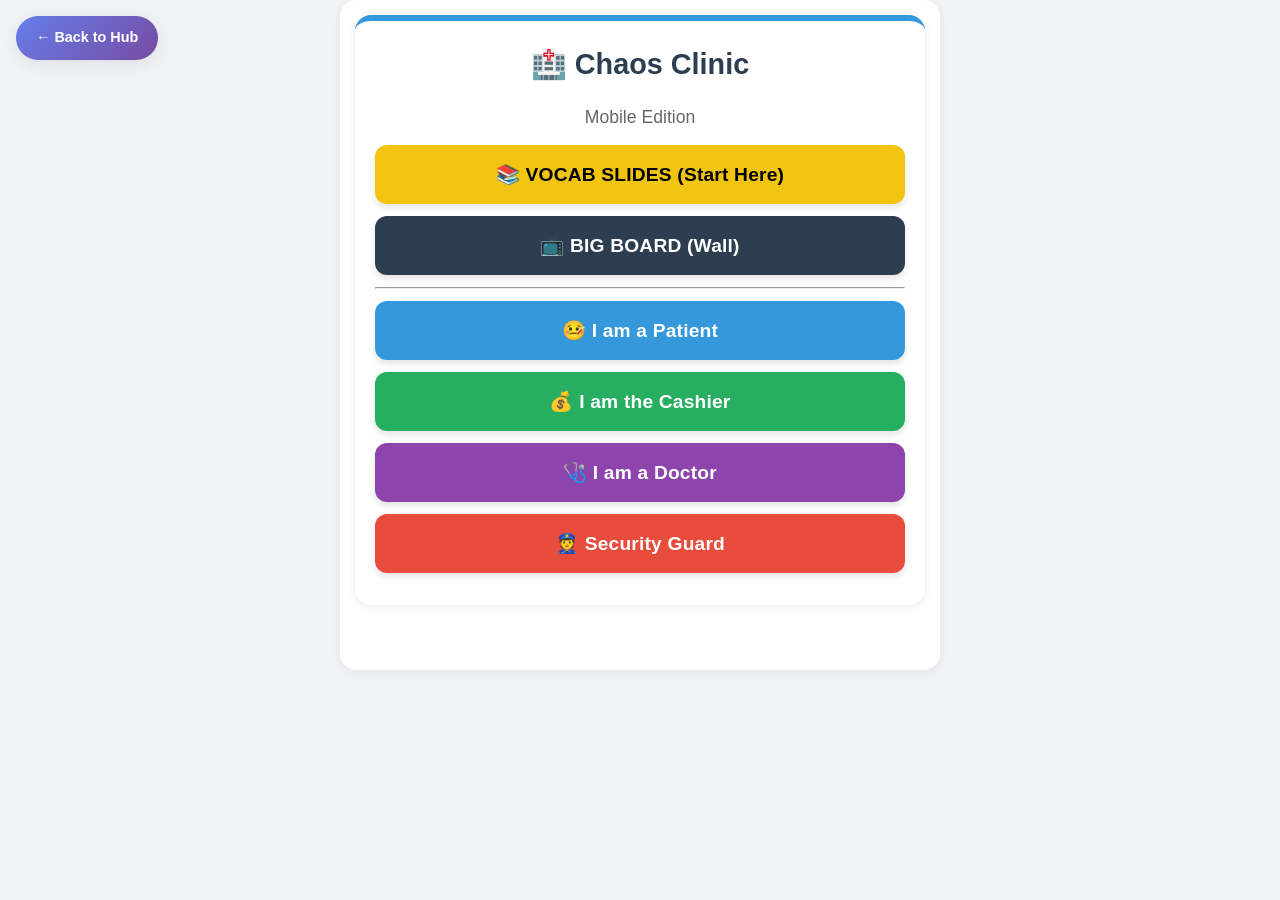
<file: Role_Play/Hostpital.html>
<!DOCTYPE html>
<html lang="en">
<head>
    <meta charset="UTF-8">
    <meta name="viewport" content="width=device-width, initial-scale=1.0, maximum-scale=1.0, user-scalable=no">
    <title>🏥 Chaos Clinic (Mobile Master)</title>
    <link rel="stylesheet" href="../styles/unified-theme.css">
    <style>
        :root { 
            --med-blue: #3498db; 
            --med-green: #27ae60; 
            --med-red: #e74c3c; 
            --med-dark: #2c3e50; 
            --bg-gray: #f0f2f5;
        }
        
        /* MOBILE RESET & TYPOGRAPHY */
        body { 
            font-family: -apple-system, BlinkMacSystemFont, 'Segoe UI', Roboto, Helvetica, Arial, sans-serif; 
            background-color: var(--bg-gray); 
            margin: 0; 
            padding: 0; 
            color: #333;
            -webkit-tap-highlight-color: transparent;
        }

        .container { 
            max-width: 600px; 
            margin: 0 auto; 
            padding: 15px; 
            padding-bottom: 50px; /* Space for scrolling */
        }

        /* CARD STYLING */
        .card { 
            background: white; 
            padding: 20px; 
            border-radius: 16px; 
            box-shadow: 0 2px 8px rgba(0,0,0,0.08); 
            margin-bottom: 15px; 
            border-top: 6px solid var(--med-blue); 
        }

        h1, h2, h3 { margin-top: 0; text-align: center; color: var(--med-dark); }
        h1 { font-size: 1.8em; }
        p { line-height: 1.5; font-size: 1.1em; }

        /* BUTTONS - LARGE TOUCH TARGETS */
        .btn { 
            display: block; 
            width: 100%; 
            padding: 18px; 
            margin: 12px 0; 
            border: none; 
            border-radius: 12px; 
            font-size: 1.2em; 
            font-weight: 700; 
            text-align: center; 
            color: white; 
            cursor: pointer; 
            box-shadow: 0 4px 6px rgba(0,0,0,0.1);
            transition: transform 0.1s;
        }
        .btn:active { transform: scale(0.97); }
        
        .btn-blue { background: var(--med-blue); }
        .btn-green { background: var(--med-green); }
        .btn-red { background: var(--med-red); }
        .btn-dark { background: var(--med-dark); }
        .btn-gold { background: #f1c40f; color: #000; }

        /* SLIDESHOW OVERLAY */
        #vocab-overlay { 
            position: fixed; top: 0; left: 0; width: 100%; height: 100%; 
            background: white; z-index: 5000; 
            display: none; flex-direction: column; 
        }
        .slide { 
            flex: 1; display: none; padding: 20px; overflow-y: auto; 
        }
        .slide.active { display: block; }
        
        .vocab-item { 
            background: #f8f9fa; 
            padding: 12px; 
            border-radius: 8px; 
            margin: 8px 0; 
            border-left: 5px solid var(--med-blue); 
            font-size: 1.1em;
        }
        .ru { 
            display: block; 
            color: #7f8c8d; 
            font-size: 0.9em; 
            margin-top: 4px; 
            font-weight: normal; 
        }

        .slide-nav { 
            display: flex; gap: 10px; padding: 15px; 
            background: white; border-top: 1px solid #eee; 
            position: sticky; bottom: 0;
        }

        /* UTILITIES */
        .hidden { display: none !important; }
        .price-tag { 
            background: #fadbd8; color: #c0392b; 
            font-size: 2.5em; font-weight: bold; 
            padding: 20px; border-radius: 12px; 
            text-align: center; margin: 15px 0; display: none; 
        }
        
        /* WALL GRID (Responsive) */
        #wall-view { background: var(--med-dark); min-height: 100vh; padding: 10px; display: none; }
        #wall-grid { 
            display: grid; 
            grid-template-columns: repeat(auto-fit, minmax(150px, 1fr)); 
            gap: 10px; 
        }
        .doc-col { 
            background: rgba(255,255,255,0.05); 
            padding: 10px; border-radius: 8px; 
            border: 1px solid #444; text-align: center; color: white;
        }
        .ticket-box { 
            background: black; color: #00ff00; 
            font-family: monospace; font-size: 2em; 
            padding: 5px; margin: 10px 0; border-radius: 4px;
        }
        
        /* MISSION BOX */
        .mission-box { 
            background: #eaf2f8; 
            padding: 20px; 
            border-radius: 12px; 
            border: 2px dashed var(--med-blue); 
            text-align: center;
        }
    </style>
</head>
<body>
<a href="../index.html" class="back-btn" style="position: fixed; top: 15px; left: 15px; background: linear-gradient(135deg, #667eea, #764ba2); color: white; padding: 10px 15px; border-radius: 20px; text-decoration: none; font-weight: bold; z-index: 10000; font-size: 14px; box-shadow: 0 2px 8px rgba(0,0,0,0.3);">← Back to Hub</a>

    <div id="vocab-overlay">
        <div id="slide-container" style="flex:1; overflow-y: scroll;">
            
            <div class="slide active">
                <h1>🏥 Clinic Vocabulary</h1>
                <p>Before we play, let's learn the words for the sicknesses you will see today! 👩‍⚕️</p>
                <div style="font-size: 4em; text-align: center;">💊</div>
            </div>

            <div class="slide">
                <h2>🦷 Dentistry (Teeth)</h2>
                <div class="vocab-item"><strong>Cavity</strong> <span class="ru">Кариес (дырка в зубе)</span></div>
                <div class="vocab-item"><strong>Filling</strong> <span class="ru">Пломба</span></div>
                <div class="vocab-item"><strong>Gums</strong> <span class="ru">Десны</span></div>
                <div class="vocab-item"><strong>Braces</strong> <span class="ru">Брекеты</span></div>
                <div class="vocab-item"><strong>Wisdom Teeth</strong> <span class="ru">Зубы мудрости</span></div>
            </div>

            <div class="slide">
                <h2>🤒 General Health</h2>
                <div class="vocab-item"><strong>Fatigued</strong> <span class="ru">Сильно уставший / истощенный</span></div>
                <div class="vocab-item"><strong>Migraine</strong> <span class="ru">Мигрень (сильная головная боль)</span></div>
                <div class="vocab-item"><strong>Infection</strong> <span class="ru">Инфекция</span></div>
                <div class="vocab-item"><strong>Vaccination</strong> <span class="ru">Прививка / Вакцинация</span></div>
                <div class="vocab-item"><strong>Physical Checkup</strong> <span class="ru">Медицинский осмотр</span></div>
            </div>

            <div class="slide">
                <h2>🫀 Heart & Chest</h2>
                <div class="vocab-item"><strong>High Blood Pressure</strong> <span class="ru">Высокое давление</span></div>
                <div class="vocab-item"><strong>Numb</strong> <span class="ru">Онемевший (не чувствует)</span></div>
                <div class="vocab-item"><strong>Dizzy</strong> <span class="ru">Головокружение</span></div>
                <div class="vocab-item"><strong>Tightness</strong> <span class="ru">Сдавленность / Теснота</span></div>
            </div>

            <div class="slide">
                <h2>🧴 Skin (Dermatology)</h2>
                <div class="vocab-item"><strong>Rash</strong> <span class="ru">Сыпь (красные пятна)</span></div>
                <div class="vocab-item"><strong>Acne</strong> <span class="ru">Акне / Прыщи</span></div>
                <div class="vocab-item"><strong>Mole</strong> <span class="ru">Родинка</span></div>
                <div class="vocab-item"><strong>Eczema</strong> <span class="ru">Экзема (сухая кожа)</span></div>
            </div>

            <div class="slide">
                <h2>🧠 Mental Health</h2>
                <div class="vocab-item"><strong>Insomnia</strong> <span class="ru">Бессонница (нет сна)</span></div>
                <div class="vocab-item"><strong>Panic Attack</strong> <span class="ru">Паническая атака</span></div>
                <div class="vocab-item"><strong>Phobia</strong> <span class="ru">Фобия (сильный страх)</span></div>
                <div class="vocab-item"><strong>Depressed</strong> <span class="ru">В депрессии / Подавленный</span></div>
            </div>

            <div class="slide">
                <h2>🤕 Surgery & Trauma</h2>
                <div class="vocab-item"><strong>Stitches</strong> <span class="ru">Швы (после пореза)</span></div>
                <div class="vocab-item"><strong>Appendicitis</strong> <span class="ru">Аппендицит</span></div>
                <div class="vocab-item"><strong>Dislocated</strong> <span class="ru">Вывихнул (сустав)</span></div>
                <div class="vocab-item"><strong>Broken / Fracture</strong> <span class="ru">Сломан / Перелом</span></div>
            </div>

            <div class="slide">
                <h2>📝 Medical Verbs</h2>
                <div class="vocab-item"><strong>To Prescribe</strong> <span class="ru">Выписать (лекарство)</span></div>
                <div class="vocab-item"><strong>To Extract</strong> <span class="ru">Удалить / Вырвать</span></div>
                <div class="vocab-item"><strong>To Bleed</strong> <span class="ru">Кровоточить</span></div>
                <div class="vocab-item"><strong>To Swell</strong> <span class="ru">Опухать</span></div>
            </div>

            <div class="slide">
                <h1>🏁 Ready?</h1>
                <p>1. Get a mission.<br>2. Go to the waiting wall.<br>3. Find the right doctor.<br>4. Don't die!</p>
                <button class="btn btn-green" onclick="closeVocab()">START GAME</button>
            </div>

        </div>

        <div class="slide-nav">
            <button class="btn btn-dark" style="flex:1; margin:0 5px;" onclick="moveSlide(-1)">⬅️ Prev</button>
            <button class="btn btn-dark" style="flex:1; margin:0 5px;" onclick="moveSlide(1)">Next ➡️</button>
        </div>
    </div>

    <div id="main-menu" class="container">
        <div class="card">
            <h1>🏥 Chaos Clinic</h1>
            <p style="text-align:center; color:#666;">Mobile Edition</p>
            <button class="btn btn-gold" onclick="openVocab()">📚 VOCAB SLIDES (Start Here)</button>
            <button class="btn btn-dark" onclick="openWall()">📺 BIG BOARD (Wall)</button>
            <hr>
            <button class="btn btn-blue" onclick="startPatient()">🤒 I am a Patient</button>
            <button class="btn btn-green" onclick="showScreen('cashier-screen')">💰 I am the Cashier</button>
            <button class="btn btn-blue" style="background:#8e44ad" onclick="showScreen('doctor-select')">🩺 I am a Doctor</button>
            <button class="btn btn-red" onclick="showScreen('security-screen')">👮 Security Guard</button>
        </div>
    </div>

    <div id="patient-screen" class="container hidden">
        <div class="card">
            <h2>🤒 Your Mission</h2>
            <div id="mission-display" class="mission-box">
                </div>
            
            <div style="background:var(--med-dark); color:#2ecc71; padding:15px; border-radius:10px; margin-top:15px; text-align:center;">
                <div style="font-size:0.8em; opacity:0.8;">INSURANCE BALANCE</div>
                <div id="wallet-amt" style="font-size:2.5em; font-weight:bold;">$0</div>
            </div>
            
            <button class="btn btn-red" style="margin-top:20px;" onclick="startPatient()">🔄 New Character</button>
            <button class="btn btn-dark" onclick="location.reload()">Exit Game</button>
        </div>
    </div>

    <div id="doctor-select" class="container hidden">
        <div class="card">
            <h2>Select Role</h2>
            <div id="doc-btn-grid"></div>
            <button class="btn btn-red" onclick="location.reload()">⬅️ Back</button>
        </div>
    </div>

    <div id="doctor-dash" class="container hidden">
        <div class="card">
            <h2 id="active-doc-name"></h2>
            <p id="active-doc-desc" style="font-style:italic; color:#666; text-align:center;"></p>
            <hr>
            <div id="doc-action-btns"></div>
            <div id="bill-result" class="price-tag"></div>
            <p id="bill-instruction" class="hidden" style="color:var(--med-red); font-weight:bold; text-align:center;">✍️ WRITE ON PAPER!</p>
            <button class="btn btn-red" onclick="location.reload()">Sign Out</button>
        </div>
    </div>

    <div id="cashier-screen" class="container hidden">
        <div class="card">
            <h2>💰 Cashier</h2>
            <p style="text-align:center;">Ask for the paper bill.</p>
            <button class="btn btn-green" style="padding:40px;" onclick="flashScreen('green')">✅ PAYMENT ACCEPTED</button>
            <button class="btn btn-red" onclick="flashScreen('red')">❌ DECLINED</button>
            <button class="btn btn-dark" onclick="location.reload()">Close</button>
        </div>
    </div>

    <div id="security-screen" class="container hidden">
        <div class="card" style="background:var(--med-dark); color:white;">
            <h2>👮 Grammar Guard</h2>
            <p>Listen for "broken English" or rude behavior.</p>
            <button class="btn btn-red" style="padding:30px;" onclick="alert('Ticket Issued! Send them to Cashier.')">🎫 ISSUE FINE ($50)</button>
            <button class="btn btn-blue" onclick="location.reload()">End Shift</button>
        </div>
    </div>

    <div id="wall-view">
        <h1 style="color:#f1c40f; margin-bottom:20px;">🏥 QUEUE STATUS</h1>
        <div id="wall-grid"></div>
        <button class="btn btn-red" style="max-width:200px; margin:30px auto;" onclick="location.reload()">CLOSE WALL</button>
    </div>

    <script>
        // --- DATA ---
        const doctors = [
            { name: "Dr. Drill", role: "Dentist", desc: "Teeth Expert", actions: ["Cleaning ($50)", "Extraction ($150)", "Root Canal ($400)"] },
            { name: "Dr. Sweet", role: "Dentist", desc: "Cavity Expert", actions: ["Fillings ($200)", "Checkup ($40)", "Braces ($1000)"] },
            { name: "Dr. Sleepy", role: "GP", desc: "General Health", actions: ["Prescribe Pills ($30)", "Doctor's Note ($20)", "Blood Test ($150)"] },
            { name: "Dr. Google", role: "GP", desc: "Online Diagnosis", actions: ["Web Search ($10)", "Vaccination ($60)", "Checkup ($80)"] },
            { name: "Dr. Heartless", role: "Cardio", desc: "Heart Specialist", actions: ["Heart Monitor ($300)", "Surgery Prep ($500)", "ECG Test ($200)"] },
            { name: "Dr. Itchy", role: "Derma", desc: "Skin Specialist", actions: ["Skin Cream ($90)", "Biopsy ($250)", "Rash Exam ($70)"] },
            { name: "Dr. Zen", role: "Psych", desc: "Mind Specialist", actions: ["Therapy ($300)", "Breathing ($100)", "Meditation ($50)"] },
            { name: "Dr. Sharp", role: "Surgeon", desc: "Trauma Specialist", actions: ["Stitches ($1200)", "Appendectomy ($800)", "Cast ($500)"] }
        ];

        const missions = {
            0: [ // Drill
                { txt: "I have a sharp pain in my back tooth.", ru: "Острая боль в заднем зубе.", hint: "Dr. Drill (Dentist)" },
                { txt: "My gums are bleeding when I brush.", ru: "Десны кровоточат.", hint: "Dr. Drill (Dentist)" },
                { txt: "I need my wisdom teeth extracted.", ru: "Нужно удалить зубы мудрости.", hint: "Dr. Drill (Dentist)" },
                { txt: "I have a cracked tooth.", ru: "У меня сломан зуб.", hint: "Dr. Drill (Dentist)" }
            ],
            1: [ // Sweet
                { txt: "I lost a filling while eating.", ru: "Выпала пломба.", hint: "Dr. Sweet (Dentist)" },
                { txt: "I need braces for my smile.", ru: "Мне нужны брекеты.", hint: "Dr. Sweet (Dentist)" },
                { txt: "I have a deep cavity.", ru: "У меня глубокий кариес.", hint: "Dr. Sweet (Dentist)" },
                { txt: "My teeth are sensitive to cold.", ru: "Зубы чувствительны к холоду.", hint: "Dr. Sweet (Dentist)" }
            ],
            2: [ // Sleepy
                { txt: "I have a cough and feel fatigued.", ru: "Кашель и усталость.", hint: "Dr. Sleepy (GP)" },
                { txt: "I have a bad infection.", ru: "У меня инфекция.", hint: "Dr. Sleepy (GP)" },
                { txt: "I have a sore throat and fever.", ru: "Болит горло и температура.", hint: "Dr. Sleepy (GP)" },
                { txt: "I need a doctor's note for work.", ru: "Нужна справка для работы.", hint: "Dr. Sleepy (GP)" }
            ],
            3: [ // Google
                { txt: "I need a physical checkup.", ru: "Нужен медосмотр.", hint: "Dr. Google (GP)" },
                { txt: "I have severe migraines.", ru: "У меня сильные мигрени.", hint: "Dr. Google (GP)" },
                { txt: "I need a vaccination.", ru: "Мне нужна прививка.", hint: "Dr. Google (GP)" },
                { txt: "My ear hurts (Infection).", ru: "Болит ухо (инфекция).", hint: "Dr. Google (GP)" }
            ],
            4: [ // Heartless
                { txt: "My chest feels tight.", ru: "Сдавленность в груди.", hint: "Dr. Heartless (Cardio)" },
                { txt: "My heart beats too fast.", ru: "Сердце бьется слишком быстро.", hint: "Dr. Heartless (Cardio)" },
                { txt: "I have high blood pressure.", ru: "Высокое давление.", hint: "Dr. Heartless (Cardio)" },
                { txt: "My arm is numb and I am dizzy.", ru: "Рука онемела, кружится голова.", hint: "Dr. Heartless (Cardio)" }
            ],
            5: [ // Itchy
                { txt: "I have a red rash.", ru: "У меня красная сыпь.", hint: "Dr. Itchy (Derma)" },
                { txt: "I have severe acne.", ru: "У меня сильное акне.", hint: "Dr. Itchy (Derma)" },
                { txt: "I have a strange mole.", ru: "У меня странная родинка.", hint: "Dr. Itchy (Derma)" },
                { txt: "I have eczema on my hands.", ru: "У меня экзема.", hint: "Dr. Itchy (Derma)" }
            ],
            6: [ // Zen
                { txt: "I am having panic attacks.", ru: "У меня панические атаки.", hint: "Dr. Zen (Psych)" },
                { txt: "I have insomnia (cannot sleep).", ru: "У меня бессонница.", hint: "Dr. Zen (Psych)" },
                { txt: "I feel very depressed.", ru: "У меня депрессия.", hint: "Dr. Zen (Psych)" },
                { txt: "I have a phobia of spiders.", ru: "У меня фобия пауков.", hint: "Dr. Zen (Psych)" }
            ],
            7: [ // Sharp
                { txt: "I think my ankle is broken.", ru: "Сломана лодыжка.", hint: "Dr. Sharp (Surgeon)" },
                { txt: "I have appendicitis.", ru: "У меня аппендицит.", hint: "Dr. Sharp (Surgeon)" },
                { txt: "I need stitches for a cut.", ru: "Нужны швы на порез.", hint: "Dr. Sharp (Surgeon)" },
                { txt: "I dislocated my shoulder.", ru: "Я вывихнул плечо.", hint: "Dr. Sharp (Surgeon)" }
            ]
        };

        let currentS = 0;
        let tickets = new Array(doctors.length).fill(0);

        // --- NAVIGATION ---
        function showScreen(id) {
            document.querySelectorAll('.container').forEach(c => c.classList.add('hidden'));
            document.getElementById(id).classList.remove('hidden');
            if(id === 'doctor-select') renderDocSelect();
        }

        // --- PATIENT ---
        function startPatient() {
            showScreen('patient-screen');
            const wallet = Math.floor(Math.random() * 400) + 100;
            document.getElementById('wallet-amt').innerText = `$${wallet}`;
            
            // Equal Chance Logic
            const docId = Math.floor(Math.random() * 8);
            const docMissions = missions[docId];
            const m = docMissions[Math.floor(Math.random() * docMissions.length)];

            document.getElementById('mission-display').innerHTML = `
                <div style="font-size:1.3em; font-weight:bold; color:#2c3e50;">"${m.txt}"</div>
                <div style="color:#7f8c8d; margin-top:5px;">${m.ru}</div>
                <div style="color:#e74c3c; font-weight:bold; margin-top:15px; font-size:0.9em;">📍 HINT: ${m.hint}</div>
            `;
        }

        // --- DOCTOR ---
        function renderDocSelect() {
            const grid = document.getElementById('doc-btn-grid');
            grid.innerHTML = '';
            doctors.forEach((d, i) => {
                const b = document.createElement('button');
                b.className = 'btn btn-blue';
                b.innerText = d.name;
                b.onclick = () => launchDoc(i);
                grid.appendChild(b);
            });
        }
        function launchDoc(i) {
            const d = doctors[i];
            showScreen('doctor-dash');
            document.getElementById('active-doc-name').innerText = d.name;
            document.getElementById('active-doc-desc').innerText = d.desc;
            
            const box = document.getElementById('doc-action-btns');
            box.innerHTML = '';
            d.actions.forEach(act => {
                const b = document.createElement('button');
                b.className = 'btn btn-dark';
                b.innerText = act;
                b.onclick = () => {
                    document.getElementById('bill-result').style.display = 'block';
                    document.getElementById('bill-result').innerText = act.match(/\$\d+/)[0];
                    document.getElementById('bill-instruction').classList.remove('hidden');
                };
                box.appendChild(b);
            });
        }

        // --- WALL ---
        function openWall() {
            document.getElementById('main-menu').classList.add('hidden');
            document.getElementById('wall-view').style.display = 'block';
            renderWall();
        }
        function renderWall() {
            const grid = document.getElementById('wall-grid');
            grid.innerHTML = doctors.map((d, i) => `
                <div class="doc-col">
                    <div style="color:#f1c40f; font-weight:bold;">${d.name}</div>
                    <div style="font-size:0.8em; opacity:0.7;">${d.role}</div>
                    <div class="ticket-box">${String(tickets[i]).padStart(3, '0')}</div>
                    <div style="display:flex; gap:5px; justify-content:center;">
                        <button class="btn btn-red" style="padding:10px; margin:0; flex:1;" onclick="tickets[${i}]--; renderWall()">-</button>
                        <button class="btn btn-green" style="padding:10px; margin:0; flex:1;" onclick="tickets[${i}]++; renderWall()">+</button>
                    </div>
                </div>
            `).join('');
        }

        // --- SLIDESHOW ---
        function openVocab() { document.getElementById('vocab-overlay').style.display = 'flex'; }
        function closeVocab() { document.getElementById('vocab-overlay').style.display = 'none'; }
        function moveSlide(n) {
            const slides = document.querySelectorAll('.slide');
            slides[currentS].classList.remove('active');
            currentS = (currentS + n + slides.length) % slides.length;
            slides[currentS].classList.add('active');
            document.getElementById('slide-container').scrollTop = 0;
        }

        // --- UTILS ---
        function flashScreen(c) {
            const bg = c === 'green' ? '#2ecc71' : '#e74c3c';
            document.body.style.background = bg;
            setTimeout(() => document.body.style.background = '#f0f2f5', 500);
        }
    </script>
</body>
</html>
</file>
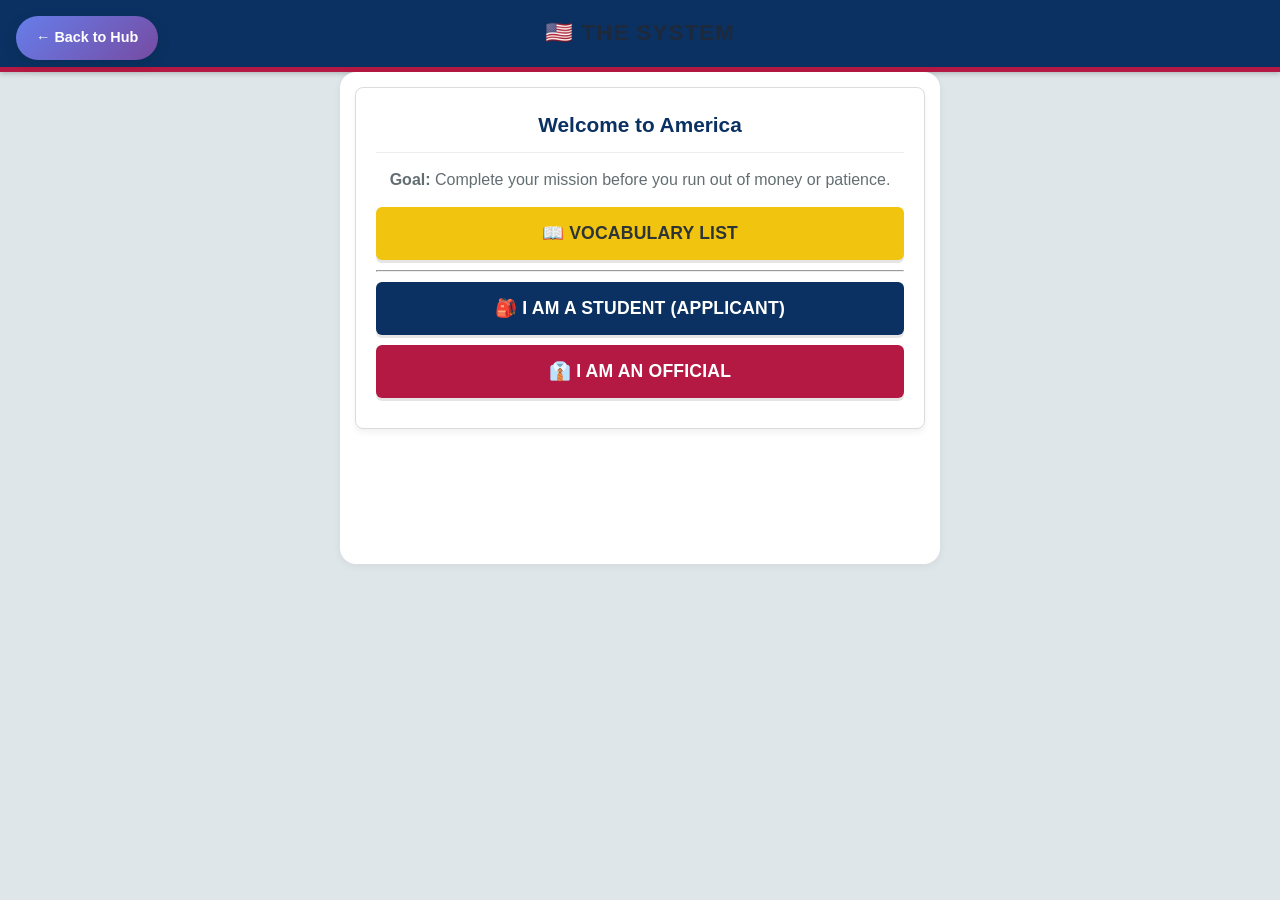
<file: Role_Play/index_beauracracy.html>
<!DOCTYPE html>
<html lang="en">
<head>
    <meta charset="UTF-8">
    <meta name="viewport" content="width=device-width, initial-scale=1.0, maximum-scale=1.0, user-scalable=no">
    <title>Bureaucracy Office Simulator</title>
    <link rel="stylesheet" href="../styles/unified-theme.css">
    <style>
        :root {
            --federal-blue: #0a3161;
            --us-red: #b31942;
            --money-green: #27ae60;
            --nightmare-purple: #8e44ad;
            --warning-orange: #d35400;
            --white: #ffffff;
            --gray: #f4f4f4;
            --gold: #f1c40f;
        }

        body {
            font-family: -apple-system, BlinkMacSystemFont, "Segoe UI", Roboto, Helvetica, Arial, sans-serif;
            background-color: #dfe6e9;
            margin: 0; padding: 0; color: #2d3436;
            -webkit-tap-highlight-color: transparent;
        }

        .container { max-width: 600px; margin: 0 auto; padding: 15px; padding-bottom: 120px; }

        /* HEADER */
        header {
            background: var(--federal-blue); color: white;
            padding: 15px; text-align: center;
            border-bottom: 5px solid var(--us-red);
            box-shadow: 0 2px 5px rgba(0,0,0,0.2);
        }
        header h1 { margin: 0; font-size: 1.4em; letter-spacing: 1px; text-transform: uppercase; }

        /* CARDS */
        .card {
            background: white; padding: 20px; border-radius: 8px;
            box-shadow: 0 4px 6px rgba(0,0,0,0.05); margin-bottom: 15px;
            border: 1px solid #dcdcdc;
        }

        h2 { color: var(--federal-blue); margin-top: 0; border-bottom: 1px solid #eee; padding-bottom: 10px; font-size: 1.3em; }
        p { line-height: 1.5; color: #636e72; }

        /* BUTTONS */
        .btn {
            display: block; width: 100%; padding: 16px; margin: 10px 0;
            border: none; border-radius: 6px; font-size: 1.1em; font-weight: bold;
            cursor: pointer; color: white; text-transform: uppercase;
            box-shadow: 0 3px 0 rgba(0,0,0,0.1); transition: transform 0.1s;
        }
        .btn:active { transform: translateY(2px); box-shadow: none; }

        .btn-student { background-color: var(--federal-blue); }
        .btn-pay { background-color: var(--money-green); color: white; }
        .btn-official { background-color: var(--us-red); }
        .btn-vocab { background-color: var(--gold); color: #2d3436; }
        .btn-reset { background-color: #636e72; margin-top: 30px; font-size: 0.9em;}

        /* WALLET & STATUS */
        .wallet-banner {
            background: var(--money-green); color: white; padding: 15px;
            border-radius: 8px; font-weight: bold; text-align: center;
            font-size: 1.2em; margin-bottom: 10px;
            display: flex; justify-content: space-between;
        }
        .wallet-low { background: var(--us-red) !important; animation: pulse 2s infinite; }
        
        .status-bar {
            background: #ffeaa7; color: #d35400; padding: 10px;
            border-radius: 8px; font-size: 0.9em; text-align: center;
            border: 1px dashed #d35400; margin-bottom: 20px; font-style: italic;
        }

        @keyframes pulse { 0% { opacity: 1; } 50% { opacity: 0.8; } 100% { opacity: 1; } }

        /* TASKS */
        .loc-tag { 
            font-size: 0.7em; background: #2d3436; color: white; 
            padding: 3px 6px; border-radius: 4px; text-transform: uppercase;
        }
        .task-price { font-weight: bold; color: var(--money-green); }
        
        /* INPUTS */
        input.code-input {
            width: 80px; padding: 10px; font-size: 1.2em; text-align: center;
            border: 2px solid #ccc; border-radius: 4px; margin-top: 5px;
        }
        input.code-input:disabled { background: #e8f8f5; border-color: var(--money-green); color: var(--money-green); font-weight: bold; }

        /* PAYMENT FLASH */
        #payment-flash {
            position: fixed; top: 0; left: 0; width: 100%; height: 100%;
            background: var(--money-green); z-index: 9999;
            display: none; flex-direction: column;
            justify-content: center; align-items: center; color: white;
            animation: fadeIn 0.2s;
        }
        .receipt-big { font-size: 4em; font-weight: 800; }
        .receipt-small { font-size: 1.5em; opacity: 0.9; }

        /* OFFICIAL UI */
        .stamp-box {
            border: 4px dashed var(--us-red); background: #fff5f5;
            color: var(--us-red); font-family: monospace; font-size: 3em;
            padding: 15px; text-align: center; margin: 20px 0; letter-spacing: 5px;
        }
        .annoyance-box {
            background: #f3e5f5; border: 2px solid var(--nightmare-purple);
            color: var(--nightmare-purple); padding: 15px; border-radius: 8px;
            margin-bottom: 15px; font-style: italic;
        }

        /* VOCAB SLIDES */
        #vocab-overlay {
            position: fixed; top: 0; left: 0; width: 100%; height: 100%;
            background: white; z-index: 5000; display: none; flex-direction: column;
        }
        .slide { flex: 1; padding: 30px; display: none; overflow-y: auto; text-align: center; }
        .slide.active { display: block; }
        
        /* UTILS */
        .hidden { display: none !important; }
    </style>
</head>
<body>
<a href="../index.html" class="back-btn" style="position: fixed; top: 15px; left: 15px; background: linear-gradient(135deg, #667eea, #764ba2); color: white; padding: 10px 15px; border-radius: 20px; text-decoration: none; font-weight: bold; z-index: 10000; font-size: 14px; box-shadow: 0 2px 8px rgba(0,0,0,0.3);">← Back to Hub</a>

    <div id="payment-flash" onclick="closePayment()">
        <div style="font-size: 5em;">💸</div>
        <div class="receipt-big">PAID</div>
        <div id="flash-amount" class="receipt-small">$0.00</div>
        <p style="margin-top:20px;">Show this screen to the Officer</p>
        <div style="margin-top:50px; font-size:0.8em; border:1px solid white; padding:10px; border-radius:20px;">Tap to Close</div>
    </div>

    <div id="vocab-overlay">
        <div style="flex:1;">
            <div class="slide active">
                <h1>🇺🇸 Bureaucracy Vocab</h1>
                <p>Welcome to the system.</p>
                <hr>
                <h3>Audit</h3>
                <p>Проверка (When the government checks if you paid taxes).</p>
                <br>
                <h3>Impounded</h3>
                <p>Конфисковано (The police took your car).</p>
                <br>
                <h3>Identity Theft</h3>
                <p>Кража личности (Someone stole your information).</p>
            </div>
            
            <div class="slide">
                <h1>🏛️ Agencies</h1>
                <hr>
                <h3>IRS</h3>
                <p>Tax Agency (Very scary).</p>
                <br>
                <h3>DMV</h3>
                <p>Department of Motor Vehicles (Very slow).</p>
                <br>
                <h3>Vital Records</h3>
                <p>Where birth/death certificates are kept (City Hall).</p>
            </div>

            <div class="slide">
                <h1>🛑 Headaches</h1>
                <hr>
                <h3>"System is Down"</h3>
                <p>Computers are not working.</p>
                <br>
                <h3>"Processing Fee"</h3>
                <p>Extra money you must pay.</p>
                <br>
                <button class="btn btn-student" onclick="closeVocab()">START SIMULATION</button>
            </div>
        </div>
        <div style="padding:15px; background:#eee; display:flex; gap:10px;">
            <button class="btn btn-official" style="margin:0; flex:1" onclick="changeSlide(-1)">Prev</button>
            <button class="btn btn-official" style="margin:0; flex:1" onclick="changeSlide(1)">Next</button>
        </div>
    </div>

    <header>
        <h1>🇺🇸 THE SYSTEM</h1>
    </header>

    <div id="menu-screen" class="container">
        <div class="card">
            <h2>Welcome to America</h2>
            <p><strong>Goal:</strong> Complete your mission before you run out of money or patience.</p>
            <button class="btn btn-vocab" onclick="openVocab()">📖 Vocabulary List</button>
            <hr>
            <button class="btn btn-student" onclick="initStudent()">🎒 I am a Student (Applicant)</button>
            <button class="btn btn-official" onclick="showScreen('official-select')">👔 I am an Official</button>
        </div>
    </div>

    <div id="student-screen" class="container hidden">
        <div id="wallet-bg" class="wallet-banner">
            <span>💳 DEBIT</span>
            <span id="wallet-balance">$0</span>
        </div>
        
        <div id="bad-luck-status" class="status-bar">
            Status: Normal
        </div>

        <div class="card" style="border-left: 5px solid var(--federal-blue);">
            <h2 id="mission-title">Loading...</h2>
            <p id="mission-desc">Loading...</p>
        </div>

        <h3 style="margin-left:5px;">To-Do List:</h3>
        <div id="task-list">
            </div>

        <div id="victory-msg" class="card hidden" style="background:#d4efdf; border:2px solid var(--money-green); text-align:center;">
            <h1>🎉 APPROVED!</h1>
            <p>You have collected all the stamps.</p>
            <p><strong>Go to the Final Destination immediately!</strong></p>
        </div>

        <button class="btn btn-reset" onclick="location.reload()">Quit / Restart</button>
    </div>

    <div id="official-select" class="container hidden">
        <div class="card">
            <h2>Select Your Agency</h2>
            <div style="display:grid; grid-template-columns: 1fr 1fr; gap:10px;">
                <button class="btn btn-official" onclick="initOfficial('bank')">🏦 BANK</button>
                <button class="btn btn-official" onclick="initOfficial('dmv')">🚗 DMV</button>
                <button class="btn btn-official" onclick="initOfficial('uscis')">🦅 USCIS</button>
                <button class="btn btn-official" onclick="initOfficial('landlord')">🏠 LEASING</button>
                <button class="btn btn-official" onclick="initOfficial('city')">🏛️ CITY HALL</button>
                <button class="btn btn-official" onclick="initOfficial('clinic')">🏥 URGENT CARE</button>
            </div>
            <button class="btn btn-reset" onclick="location.reload()">Back</button>
        </div>
    </div>

    <div id="official-dash" class="container hidden">
        <div class="card">
            <h2 id="office-name">AGENCY NAME</h2>
            
            <div id="annoyance-display" class="annoyance-box">
                <strong>😈 Roleplay Instruction:</strong><br>
                <span id="annoyance-text">Loading...</span>
            </div>

            <div style="background:#f8f9fa; border:1px solid #ddd; padding:10px; text-align:center; border-radius:4px;">
                FEE: <span id="office-fee" style="font-weight:bold; color:var(--money-green); font-size:1.2em;">$0</span>
                <div style="font-size:0.8em; color:#777;">(Check for Green Payment Screen)</div>
            </div>
            
            <div style="margin-top:15px; color:var(--us-red);">
                <strong>🚫 REJECT IF:</strong>
                <ul id="office-rejects" style="margin-top:5px; padding-left:20px;"></ul>
            </div>
        </div>

        <div class="card">
            <h3>🖨️ Stamp Code</h3>
            <p style="text-align:center;">Give this code to approved students:</p>
            <div id="stamp-display" class="stamp-box">---</div>
            <button class="btn btn-student" onclick="generateStamp()">GENERATE NEW CODE</button>
        </div>

        <button class="btn btn-reset" onclick="location.reload()">End Shift</button>
    </div>

    <script>
        // --- CONFIGURATION ---
        const offices = {
            'bank': { 
                name: "Capital Bank", 
                fee: 25, 
                docs: "Bank Statements, Checks, Notary Service", 
                rejects: ["ID is expired", "Signature doesn't match", "Credit Score too low"] 
            },
            'dmv': { 
                name: "DMV", 
                fee: 85, 
                docs: "Driver's License, Vehicle Title", 
                rejects: ["Eye Test missing", "Proof of Address missing", "Form filled out in pencil"] 
            },
            'uscis': { 
                name: "USCIS (Immigration)", 
                fee: 450, 
                docs: "Visas, Green Cards, Work Permits", 
                rejects: ["Medical Exam missing", "Photos wrong size", "Bank Statement missing"] 
            },
            'landlord': { 
                name: "Leasing Office", 
                fee: 950, 
                docs: "Lease Agreement, Proof of Residency", 
                rejects: ["Credit Check failed", "No Proof of Income", "We don't allow pets"] 
            },
            'city': { 
                name: "City Hall / IRS", 
                fee: 60, 
                docs: "Business Permits, Birth Certs, Court Records", 
                rejects: ["Wrong Department", "Go to Window 4", "Come back after lunch"] 
            },
            'clinic': { 
                name: "Urgent Care", 
                fee: 150, 
                docs: "Medical Clearance, Vaccinations, Drug Test", 
                rejects: ["Insurance declined", "No appointment", "Doctor is golfing"] 
            }
        };

        const annoyances = [
            "Tell the student the system is down. Make them count to 10.",
            "Tell the student their form is wrinkled. Rejection!",
            "Speak very, very quietly so they have to lean in.",
            "Ask for a 'Blue Form'. (The Blue Form does not exist).",
            "Tell them you are on lunch break. Ignore them for 20 seconds.",
            "Ask them to spell their last name backwards.",
            "Tell them they need TWO stamps from the Bank first.",
            "Pretend to type on your computer for a long time."
        ];

        const badLuck = [
            "Your shoes are wet. You are grumpy.",
            "You have a bad headache.",
            "You forgot your pen.",
            "Your phone battery is at 5%.",
            "You are very hungry.",
            "You are late for work."
        ];

        const missions = [
            // --- ORIGINAL 6 ---
            {
                title: "Mission: Rent an Apartment",
                desc: "You just moved to the city. You need a place to sleep.",
                tasks: [
                    { name: "Proof of Income", loc: "bank" },
                    { name: "Background Check", loc: "city" },
                    { name: "Lease Agreement", loc: "landlord" }
                ]
            },
            {
                title: "Mission: Student Visa",
                desc: "You want to attend University. Get your papers.",
                tasks: [
                    { name: "Bank Statement", loc: "bank" },
                    { name: "Medical Exam", loc: "clinic" },
                    { name: "F-1 Visa Stamp", loc: "uscis" }
                ]
            },
            {
                title: "Mission: Driver's License",
                desc: "You bought a car. You need to drive legally.",
                tasks: [
                    { name: "Eye Exam", loc: "clinic" },
                    { name: "Proof of Address", loc: "landlord" },
                    { name: "License Card", loc: "dmv" }
                ]
            },
            {
                title: "Mission: Open a Business",
                desc: "You are opening a Somsa shop in New York.",
                tasks: [
                    { name: "Business Permit", loc: "city" },
                    { name: "Business Account", loc: "bank" },
                    { name: "Health Inspection", loc: "clinic" }
                ]
            },
            {
                title: "Mission: The Green Card",
                desc: "You are applying for Permanent Residency.",
                tasks: [
                    { name: "Birth Certificate", loc: "city" },
                    { name: "Biometrics Fee", loc: "bank" },
                    { name: "Green Card", loc: "uscis" }
                ]
            },
            {
                title: "Mission: Buy a Used Car",
                desc: "Your neighbor is selling his Toyota Camry.",
                tasks: [
                    { name: "Withdraw Cash", loc: "bank" },
                    { name: "Title Transfer", loc: "dmv" },
                    { name: "Notarized Bill of Sale", loc: "city" }
                ]
            },
            // --- HARD MODE ---
            {
                title: "Mission: Lost Passport",
                desc: "You lost your passport on the bus. Panic mode.",
                tasks: [
                    { name: "Police Report", loc: "city" },
                    { name: "Replacement Fee", loc: "bank" },
                    { name: "New Passport", loc: "uscis" }
                ]
            },
            {
                title: "Mission: Bring Spouse to USA",
                desc: "You want your husband/wife to join you in America.",
                tasks: [
                    { name: "Affidavit of Support", loc: "bank" },
                    { name: "Marriage Cert Copy", loc: "city" },
                    { name: "Spousal Visa", loc: "uscis" }
                ]
            },
            {
                title: "Mission: Speeding Ticket",
                desc: "You drove too fast. Now you must pay or go to jail.",
                tasks: [
                    { name: "Driving Record", loc: "dmv" },
                    { name: "Court Fee", loc: "city" },
                    { name: "Fine Payment", loc: "bank" }
                ]
            },
            {
                title: "Mission: New Job Onboarding",
                desc: "You got a job at Walmart! You need to prove you are clean.",
                tasks: [
                    { name: "Drug Test", loc: "clinic" },
                    { name: "Direct Deposit", loc: "bank" },
                    { name: "Work Permit", loc: "uscis" }
                ]
            },
            {
                title: "Mission: Medical Emergency",
                desc: "You broke your leg playing soccer. No insurance!",
                tasks: [
                    { name: "X-Ray & Cast", loc: "clinic" },
                    { name: "Withdraw Savings", loc: "bank" },
                    { name: "Disability Form", loc: "city" }
                ]
            },
            {
                title: "Mission: Sublet Apartment",
                desc: "You are leaving for summer. You need to rent your room out.",
                tasks: [
                    { name: "Lease Addendum", loc: "landlord" },
                    { name: "Notary Stamp", loc: "bank" },
                    { name: "Occupancy Permit", loc: "city" }
                ]
            },
            // --- NIGHTMARE MODE (NEW) ---
            {
                title: "Mission: Identity Theft!",
                desc: "Someone stole your identity. You don't exist anymore.",
                tasks: [
                    { name: "Fraud Report", loc: "city" },
                    { name: "Freeze Account", loc: "bank" },
                    { name: "Re-Issue ID", loc: "dmv" }
                ]
            },
            {
                title: "Mission: Car Impounded",
                desc: "Your car was towed. Every hour costs more money.",
                tasks: [
                    { name: "Release Form", loc: "city" },
                    { name: "Proof of Title", loc: "dmv" },
                    { name: "Towing Fee", loc: "bank" }
                ]
            },
            {
                title: "Mission: IRS Tax Audit",
                desc: "The government thinks you are hiding money. Prove you aren't.",
                tasks: [
                    { name: "10 years of Statements", loc: "bank" },
                    { name: "Employment Verification", loc: "city" },
                    { name: "Tax Payment", loc: "city" }
                ]
            },
            {
                title: "Mission: Eviction Notice",
                desc: "Your landlord wants to kick you out. Fight it.",
                tasks: [
                    { name: "Emergency Deposit", loc: "bank" },
                    { name: "Court Appeal", loc: "city" },
                    { name: "Lease Renewal", loc: "landlord" }
                ]
            },
            {
                title: "Mission: Name Change",
                desc: "You got married and want to change your name. It's a trap.",
                tasks: [
                    { name: "Marriage Certificate", loc: "city" },
                    { name: "New Social Security", loc: "uscis" },
                    { name: "New Driver License", loc: "dmv" }
                ]
            },
            {
                title: "Mission: Lost Green Card",
                desc: "USCIS mailed your card but it never arrived.",
                tasks: [
                    { name: "Lost Mail Report", loc: "city" },
                    { name: "Replacement Fee", loc: "bank" },
                    { name: "Re-Application", loc: "uscis" }
                ]
            }
        ];

        // --- STATE ---
        let wallet = 0;
        let currentMission = null;
        let slideIndex = 0;

        // --- NAV ---
        function showScreen(id) {
            document.querySelectorAll('.container').forEach(el => el.classList.add('hidden'));
            document.getElementById(id).classList.remove('hidden');
            window.scrollTo(0,0);
        }

        // --- STUDENT LOGIC ---
        function initStudent() {
            // Random Mission
            const rand = Math.floor(Math.random() * missions.length);
            currentMission = missions[rand];
            
            // Random Wallet (Low Money Mode: $1100 - $1600)
            wallet = Math.floor(Math.random() * 500) + 1100;
            updateWalletDisplay();

            // Random Bad Luck
            const luck = badLuck[Math.floor(Math.random() * badLuck.length)];
            document.getElementById('bad-luck-status').innerHTML = "<strong>⚠️ STATUS:</strong> " + luck;

            // Render Mission
            document.getElementById('mission-title').innerText = currentMission.title;
            document.getElementById('mission-desc').innerText = currentMission.desc;
            
            const list = document.getElementById('task-list');
            list.innerHTML = '';

            currentMission.tasks.forEach((task, index) => {
                const office = offices[task.loc];
                
                const div = document.createElement('div');
                div.className = 'card';
                div.style.padding = "15px";
                div.id = `task-card-${index}`;
                
                div.innerHTML = `
                    <div style="display:flex; justify-content:space-between;">
                        <div>
                            <span class="loc-tag">${office.name}</span>
                            <div style="font-size:1.1em; font-weight:bold; margin-top:5px;">${task.name}</div>
                        </div>
                        <div class="task-price">$${office.fee}</div>
                    </div>
                    
                    <button id="btn-pay-${index}" class="btn btn-pay" onclick="payFee(${office.fee}, ${index})">
                        💸 PAY FEE
                    </button>
                    
                    <div id="code-area-${index}" class="hidden" style="margin-top:10px; border-top:1px solid #eee; padding-top:10px;">
                        <label style="font-size:0.8em; color:#777;">OFFICER CODE:</label><br>
                        <input type="number" class="code-input" placeholder="###" oninput="checkCode(this, ${index})">
                    </div>
                `;
                list.appendChild(div);
            });

            showScreen('student-screen');
        }

        function updateWalletDisplay() {
            const el = document.getElementById('wallet-balance');
            el.innerText = "$" + wallet;
            if (wallet < 200) {
                document.getElementById('wallet-bg').classList.add('wallet-low');
            } else {
                document.getElementById('wallet-bg').classList.remove('wallet-low');
            }
        }

        function payFee(amount, index) {
            if (wallet >= amount) {
                wallet -= amount;
                updateWalletDisplay();
                
                // Show Flash
                document.getElementById('flash-amount').innerText = "$" + amount;
                document.getElementById('payment-flash').style.display = 'flex';
                
                // Update UI
                document.getElementById(`btn-pay-${index}`).classList.add('hidden');
                document.getElementById(`code-area-${index}`).classList.remove('hidden');
                document.getElementById(`task-card-${index}`).style.borderLeft = "5px solid var(--money-green)";
            } else {
                alert("🚫 CARD DECLINED! Insufficient Funds. You are broke.");
            }
        }

        function closePayment() {
            document.getElementById('payment-flash').style.display = 'none';
        }

        function checkCode(input, index) {
            if (input.value.length === 3) {
                input.disabled = true;
                const card = document.getElementById(`task-card-${index}`);
                card.style.background = "#f0fdf4";
                card.style.opacity = "0.7";
                checkVictory();
            }
        }

        function checkVictory() {
            const inputs = document.querySelectorAll('.code-input');
            let allDone = true;
            inputs.forEach(inp => {
                if (!inp.disabled) allDone = false;
            });
            if (allDone) {
                document.getElementById('victory-msg').classList.remove('hidden');
                window.scrollTo(0, document.body.scrollHeight);
            }
        }

        // --- OFFICIAL LOGIC ---
        function initOfficial(type) {
            const office = offices[type];
            document.getElementById('office-name').innerText = office.name;
            document.getElementById('office-fee').innerText = "$" + office.fee;
            
            // Random Annoyance
            const annoyance = annoyances[Math.floor(Math.random() * annoyances.length)];
            document.getElementById('annoyance-text').innerText = annoyance;
            
            const ul = document.getElementById('office-rejects');
            ul.innerHTML = '';
            office.rejects.forEach(r => {
                const li = document.createElement('li');
                li.innerText = r;
                ul.appendChild(li);
            });

            generateStamp();
            showScreen('official-dash');
        }

        function generateStamp() {
            const code = Math.floor(Math.random() * 900) + 100;
            document.getElementById('stamp-display').innerText = code;
        }

        // --- VOCAB ---
        function openVocab() { document.getElementById('vocab-overlay').style.display = 'flex'; showSlide(0); }
        function closeVocab() { document.getElementById('vocab-overlay').style.display = 'none'; }
        
        function changeSlide(n) {
            const slides = document.querySelectorAll('.slide');
            slides.forEach(s => s.classList.remove('active'));
            slideIndex += n;
            if (slideIndex >= slides.length) slideIndex = 0;
            if (slideIndex < 0) slideIndex = slides.length - 1;
            slides[slideIndex].classList.add('active');
        }
        function showSlide(n) { slideIndex = n; changeSlide(0); }

    </script>
</body>
</html>
</file>
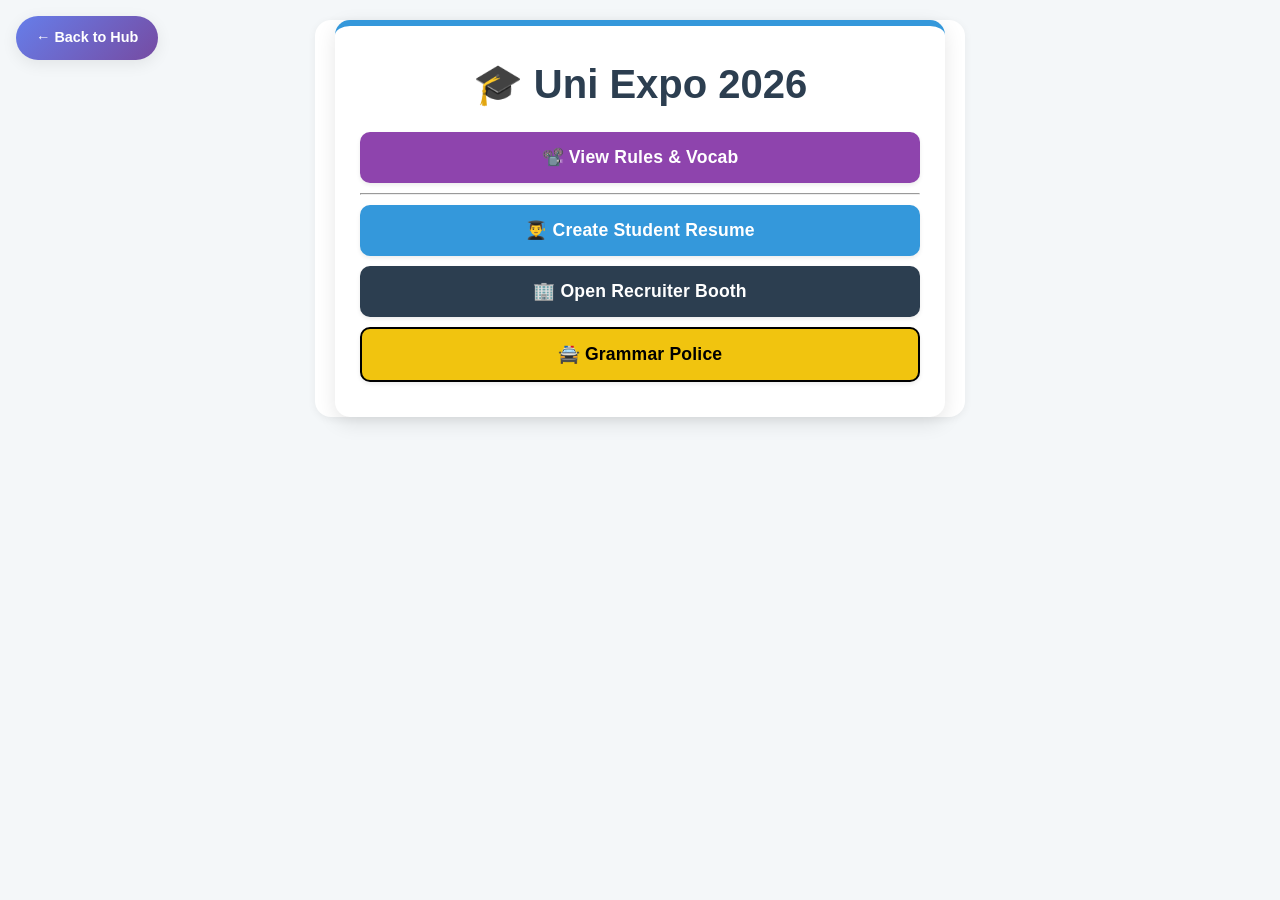
<file: Role_Play/Jobfair.html>
<!DOCTYPE html>
<html lang="en">
<head>
    <meta charset="UTF-8">
    <meta name="viewport" content="width=device-width, initial-scale=1.0">
    <title>Student Career Expo 2026</title>
    <link rel="stylesheet" href="../styles/unified-theme.css">
    <style>
        body { font-family: 'Inter', 'Segoe UI', sans-serif; background-color: #f4f7f9; color: #333; margin: 0; padding: 0; }
        .game-container { max-width: 650px; margin: 20px auto; padding: 0 20px; }
        .card { background: white; padding: 25px; border-radius: 15px; box-shadow: 0 6px 20px rgba(0,0,0,0.1); margin-bottom: 20px; border-top: 6px solid #3498db; }
        h1, h2, h3 { text-align: center; color: #2c3e50; margin-top: 0; }
        
        .btn { display: block; width: 100%; padding: 15px; margin: 10px 0; border: none; border-radius: 10px; font-size: 1.1em; cursor: pointer; font-weight: bold; transition: 0.2s; text-align: center; }
        .btn:active { transform: scale(0.98); }
        .btn-blue { background: #3498db; color: white; }
        .btn-green { background: #27ae60; color: white; }
        .btn-purple { background: #8e44ad; color: white; }
        .btn-dark { background: #2c3e50; color: white; }
        .btn-orange { background: #e67e22; color: white; }
        .btn-red { background: #e74c3c; color: white; }
        .btn-police { background: #f1c40f; color: #000; border: 2px solid #000; }
        .hidden { display: none !important; }

        #slide-view { position: fixed; top: 0; left: 0; width: 100vw; height: 100vh; background: #1a252f; z-index: 1000; display: flex; flex-direction: column; justify-content: center; align-items: center; color: white; }
        .slide { display: none; padding: 40px; text-align: center; width: 85%; max-width: 800px; }
        .slide h1 { color: #3498db; font-size: 2.5em; }
        .slide ul { text-align: left; font-size: 1.1em; line-height: 1.6; max-width: 700px; margin: 0 auto; columns: 2; gap: 40px; }
        .slide-controls { margin-top: 30px; display: flex; gap: 10px; justify-content: center; }

        .resume-sheet { background: #fff; border: 1px solid #ddd; padding: 25px; border-radius: 4px; font-family: 'Georgia', serif; color: #1a1a1a; box-shadow: inset 0 0 15px #f0f0f0; }
        .resume-header { border-bottom: 2px solid #333; padding-bottom: 5px; margin-bottom: 10px; text-align: center; }
        .resume-name { font-size: 1.6em; text-transform: uppercase; font-weight: bold; }
        .resume-section { margin-bottom: 10px; }
        .resume-section-title { font-weight: bold; text-transform: uppercase; border-bottom: 1px solid #ccc; font-size: 0.8em; margin-bottom: 5px; }
        .resume-grid { display: grid; grid-template-columns: 1fr 1fr; gap: 8px; font-size: 0.85em; }
        .stat-box { background: #fcfcfc; padding: 8px; border: 1px solid #eee; border-radius: 3px; }
        .skills-list { font-size: 0.85em; margin-top: 5px; line-height: 1.5; }
        .history-item { margin-bottom: 5px; font-size: 0.85em; }

        .tracker { background: #f8f9fa; padding: 15px; border-radius: 10px; border: 2px dashed #bdc3c7; text-align: center; margin-top: 15px; }
        .recruiter-grid { display: grid; grid-template-columns: 1fr 1fr; gap: 10px; }
        .flavor-text { font-style: italic; color: #444; background: #fff3cd; padding: 10px; border-radius: 8px; border-left: 5px solid #f1c40f; font-size: 0.9em; margin-top: 10px; }
        
        input[type="text"] { width: 100%; padding: 12px; box-sizing: border-box; border-radius: 8px; border: 1px solid #ccc; margin-bottom: 10px; font-size: 1em; }
        .ledger-list { text-align: left; font-size: 0.9em; padding-left: 20px; color: #2c3e50; margin-top: 5px; }
    </style>
</head>
<body>
<a href="../index.html" class="back-btn" style="position: fixed; top: 15px; left: 15px; background: linear-gradient(135deg, #667eea, #764ba2); color: white; padding: 10px 15px; border-radius: 20px; text-decoration: none; font-weight: bold; z-index: 10000; font-size: 14px; box-shadow: 0 2px 8px rgba(0,0,0,0.3);">← Back to Hub</a>

    <div id="slide-view" class="hidden">
        <div class="slide">
            <h1>🎓 Student Expo 2026</h1>
            <p style="font-size: 1.4em;">The Multidisciplinary Hustle</p>
            <p>Because nobody has just one job anymore.</p>
            <div class="slide-controls">
                <button class="btn btn-red" style="width:150px" onclick="closeSlides()">Exit</button>
                <button class="btn btn-blue" style="width:150px" onclick="changeSlide(1)">Next ➡️</button>
            </div>
        </div>
        <div class="slide">
            <h1>📖 The Hustle Vocab</h1>
            <ul>
                <li><strong>Gig Economy</strong>: Temporary, flexible jobs.</li>
                <li><strong>Blue-Collar</strong>: Manual labor or trade jobs.</li>
                <li><strong>White-Collar</strong>: Office or desk jobs.</li>
                <li><strong>Transferable Skills</strong>: Abilities used in any job.</li>
                <li><strong>Enlistment Bonus</strong>: Money paid for joining the military.</li>
                <li><strong>Overtime</strong>: Working more than your normal hours.</li>
                <li><strong>Graveyard Shift</strong>: Working through the night.</li>
                <li><strong>Leverage</strong>: Using what you have to get a deal.</li>
            </ul>
            <div class="slide-controls">
                <button class="btn btn-dark" onclick="changeSlide(-1)">⬅️ Prev</button>
                <button class="btn btn-red" onclick="closeSlides()">Exit</button>
                <button class="btn btn-blue" onclick="changeSlide(1)">Next ➡️</button>
            </div>
        </div>
        <div class="slide">
            <h1>🚨 Grammar Patrol</h1>
            <ul>
                <li>"I have 2 years experience" ➡️ "I have 2 years **of** experience."</li>
                <li>"I am finding a job" ➡️ "I am **looking for** a job."</li>
                <li>"I work as barista" ➡️ "I work as **a** barista."</li>
                <li>"I'm graduate in..." ➡️ "I **graduated** with a degree in..."</li>
            </ul>
            <div class="slide-controls">
                <button class="btn btn-dark" onclick="changeSlide(-1)">⬅️ Prev</button>
                <button class="btn btn-red" style="width:200px" onclick="closeSlides()">❌ Start the Expo</button>
            </div>
        </div>
    </div>

    <div class="game-container">
        <div id="main-menu" class="card">
            <h1>🎓 Uni Expo 2026</h1>
            <button class="btn btn-purple" onclick="showSlides()">📽️ View Rules & Vocab</button>
            <hr>
            <button class="btn btn-blue" onclick="showNameEntry()">👨‍🎓 Create Student Resume</button>
            <button class="btn btn-dark" onclick="showRecruiterMenu()">🏢 Open Recruiter Booth</button>
            <button class="btn btn-police" onclick="startPolice()">🚔 Grammar Police</button>
        </div>

        <div id="name-entry" class="card hidden">
            <h2>Uni Student Registration</h2>
            <input type="text" id="user-name" placeholder="Full Name..." maxlength="20">
            <button class="btn btn-green" onclick="generateResume()">Generate Resume 📄</button>
            <button class="btn btn-red" onclick="location.reload()">⬅️ Back</button>
        </div>

        <div id="resume-view" class="card hidden">
            <div id="resume-content" class="resume-sheet"></div>
            <p class="flavor-text"><strong>💡 Hustle Tip:</strong> Use your GPA and work history to negotiate. If you survived 2 years at a warehouse, tell the tech recruiter you have a strong work ethic.</p>
            <button class="btn btn-red" style="margin-top:20px" onclick="location.reload()">🔄 Burn Resume / Restart</button>
        </div>

        <div id="recruiter-menu" class="card hidden">
            <h2>Booth Selection</h2>
            <div class="recruiter-grid">
                <button class="btn btn-orange" onclick="launchRecruiter(0)">☕ Cafe (Entry)</button>
                <button class="btn btn-dark" onclick="launchRecruiter(1)">💻 Tech Startup</button>
                <button class="btn btn-blue" onclick="launchRecruiter(2)">🏨 Azure Hotel</button>
                <button class="btn btn-red" onclick="launchRecruiter(6)">🪖 Army Recruiting</button>
                <button class="btn btn-green" onclick="launchRecruiter(4)">🌱 NGO/Env</button>
                <button class="btn btn-dark" onclick="launchRecruiter(5)">🏗️ Trade Apprentice</button>
            </div>
            <button class="btn btn-red" onclick="location.reload()">⬅️ Back</button>
        </div>

        <div id="recruiter-dashboard" class="card hidden">
            <h2 id="booth-name"></h2>
            <div id="booth-info"></div>
            <div class="tracker">
                <h3 id="hire-label">📊 Hiring Tracker</h3>
                <p id="count-label">Staff: <span id="count-hired">0</span> / <span id="count-max"></span></p>
                <p id="budget-label">Remaining: $<span id="budget-val"></span>k</p>
                
                <hr style="border:1px dashed #ccc; margin: 15px 0;">
                
                <input type="text" id="recruit-name" placeholder="Enter Candidate Name..." style="text-align:center; margin-bottom: 5px;">
                <div style="display:flex; gap: 5px;">
                    <button class="btn btn-green" id="btn-low" onclick="hire(25)">Hire @ $25k</button>
                    <button class="btn btn-blue" id="btn-med" onclick="hire(45)">Hire @ $45k</button>
                    <button class="btn btn-red" id="btn-high" onclick="hire(70)">Hire @ $70k</button>
                </div>

                <div class="resume-section" style="margin-top:20px; text-align: left;">
                    <div class="resume-section-title">New Hires Ledger</div>
                    <ul id="hired-list" class="ledger-list">
                        <li>No one hired yet.</li>
                    </ul>
                </div>

            </div>
            <button class="btn btn-dark" onclick="location.reload()">🔙 Quit Booth</button>
        </div>

        <div id="police-view" class="card hidden">
            <h2 style="color: #d35400;">🚔 GRAMMAR PATROL</h2>
            <div id="police-box" class="hidden flavor-text" style="background:#fce4ec; border-color:#f06292;">
                <p id="police-text"></p>
            </div>
            <button class="btn btn-police" onclick="issueCitation()">🚨 ISSUE CITATION</button>
            <button class="btn btn-dark" onclick="location.reload()">🔙 Back</button>
        </div>
    </div>

    <script>
        const companies = [
            { name: "☕ The Student Grind", budget: 100, spots: 5, req: "Fast service, can handle the graveyard shift.", desc: "Perfect for broke students. $25k base." },
            { name: "💻 Technova Juniors", budget: 300, spots: 3, req: "Python, AI Prompting, Problem solving.", desc: "Junior roles. We pay more for tech talent ($70k)." },
            { name: "🏨 Grand Azure Hotel", budget: 180, spots: 3, req: "Professional English, high-volume hospitality.", desc: "Front desk staff. Looking for students with high soft-skills." },
            { name: "🚲 Dash-It Delivery", budget: 80, spots: 5, req: "Reliable, has a bike, fast navigation.", desc: "Gig economy. Pay is low ($20k) but hours are yours." },
            { name: "🌱 Eco-NGO Campus", budget: 120, spots: 4, req: "Public speaking, community outreach.", desc: "Help the earth. Lower pay, high transferrable skills." },
            { name: "🏗️ Trade Apprentice", budget: 150, spots: 3, req: "Reliable, physically fit, early riser.", desc: "Apprentice roles in construction or landscaping." },
            { name: "🪖 Iron-Clad Battalion", budget: 500, spots: 8, req: "Citizenship, fitness, discipline.", desc: "Free college tuition + $40k base. Pitch the benefits!" }
        ];

        const uniSkills = [
            "AI Prompt Engineering", "Python Scripting", "Data Entry & Analysis", 
            "Latte Art & Barista Operations", "Forklift Certification", "Landscape Irrigation", 
            "Public Speaking", "High-Volume Customer Service", "UX/UI Design Basics", 
            "Social Media Management", "Heavy Lifting & Stamina", "Crisis De-escalation", 
            "Blueprint Reading Basics", "Project Management", "Technical Support"
        ];

        const jobTitles = [
            "Barista", "Data Entry Clerk", "Delivery Driver", "IT Intern", 
            "Warehouse Associate", "Social Media Coordinator", "Landscaping Crew", 
            "Campus Tour Guide", "Freelance Developer", "Retail Cashier"
        ];

        const employerNames = [
            "Local Cafe", "TechCorp Campus", "Dash-It Deliveries", "University Library", 
            "Amazon Fulfillment", "Startup Inc.", "City Parks Dept.", "Student Union", 
            "Global Solutions LLC", "Corner Grocery"
        ];

        const universities = [
            "State Tech University", "City College of Business", "Online Coding Academy", 
            "Liberal Arts Institute", "Regional Trade School", "Global Open University"
        ];

        const majors = [
            "B.S. Computer Science", "B.A. Communications", "Undeclared", 
            "A.A. Business Administration", "B.S. Environmental Science", 
            "Certificate in Cybersecurity", "B.A. Graphic Design"
        ];

        let bLeft = 0, sMax = 0, sHired = 0, currentSlide = 0;
        let hiredRoster = [];

        function renderSlide() {
            const slides = document.querySelectorAll('.slide');
            slides.forEach((s, idx) => {
                s.style.display = (idx === currentSlide) ? 'block' : 'none';
            });
        }

        function showSlides() { 
            document.getElementById('slide-view').classList.remove('hidden'); 
            currentSlide = 0;
            renderSlide();
        }
        
        function closeSlides() { 
            document.getElementById('slide-view').classList.add('hidden'); 
        }
        
        function changeSlide(n) {
            const slides = document.querySelectorAll('.slide');
            currentSlide += n;
            if(currentSlide >= slides.length) currentSlide = 0;
            if(currentSlide < 0) currentSlide = slides.length - 1;
            renderSlide();
        }

        function showNameEntry() {
            document.getElementById('main-menu').classList.add('hidden');
            document.getElementById('name-entry').classList.remove('hidden');
        }

        function generateResume() {
            const name = document.getElementById('user-name').value || "Anonymous Student";
            document.getElementById('name-entry').classList.add('hidden');
            document.getElementById('resume-view').classList.remove('hidden');

            const numSkills = Math.floor(Math.random() * 4) + 2;
            const shuffledSkills = uniSkills.sort(() => 0.5 - Math.random()).slice(0, numSkills);

            const numJobs = Math.floor(Math.random() * 3) + 1;
            let workHistoryHtml = "";
            let totalExp = 0;
            
            for(let i = 0; i < numJobs; i++) {
                const jt = jobTitles[Math.floor(Math.random() * jobTitles.length)];
                const comp = employerNames[Math.floor(Math.random() * employerNames.length)];
                const duration = Math.floor(Math.random() * 3) + 1;
                totalExp += duration;
                workHistoryHtml += `<div class="history-item"><strong>${jt}</strong> | ${comp} <em>(${duration} Year${duration > 1 ? 's' : ''})</em></div>`;
            }

            if (totalExp > 4) totalExp = 4;
            const minPay = 20 + (totalExp * 5);

            const uni = universities[Math.floor(Math.random() * universities.length)];
            const major = majors[Math.floor(Math.random() * majors.length)];
            const gpa = (Math.random() * (4.0 - 2.2) + 2.2).toFixed(2);

            document.getElementById('resume-content').innerHTML = `
                <div class="resume-header">
                    <div class="resume-name">${name}</div>
                    <div style="font-size:0.8em; color:#666;">Total Professional Experience: ${totalExp} Years</div>
                </div>
                
                <div class="resume-section">
                    <div class="resume-section-title">Education</div>
                    <div style="font-size:0.85em;">
                        <strong>${uni}</strong><br>
                        ${major} | <strong>GPA:</strong> ${gpa}
                    </div>
                </div>

                <div class="resume-grid" style="margin-bottom: 10px;">
                    <div class="stat-box"><strong>Expected Min. Pay:</strong><br>$${minPay}k/yr</div>
                    <div class="stat-box"><strong>Availability:</strong><br>Part-Time / Hybrid</div>
                </div>

                <div class="resume-section">
                    <div class="resume-section-title">Work Experience</div>
                    ${workHistoryHtml}
                </div>

                <div class="resume-section">
                    <div class="resume-section-title">Core Skills</div>
                    <div class="skills-list">
                        ${shuffledSkills.map(s => `• ${s}`).join('<br>')}
                    </div>
                </div>
            `;
        }

        function showRecruiterMenu() {
            document.getElementById('main-menu').classList.add('hidden');
            document.getElementById('recruiter-menu').classList.remove('hidden');
        }

        function launchRecruiter(idx) {
            document.getElementById('recruiter-menu').classList.add('hidden');
            document.getElementById('recruiter-dashboard').classList.remove('hidden');
            const b = companies[idx];
            bLeft = b.budget; sMax = b.spots; sHired = 0; hiredRoster = [];
            
            document.getElementById('booth-name').innerText = b.name;
            document.getElementById('booth-info').innerHTML = `<p><strong>Needs:</strong> ${b.req}</p><p class="flavor-text">${b.desc}</p>`;
            document.getElementById('recruit-name').value = "";
            
            if(idx === 6) {
                document.getElementById('hire-label').innerText = "🪖 Enlistment Tracker";
                document.getElementById('count-label').innerHTML = "Recruits: <span id='count-hired'>0</span> / <span id='count-max'></span>";
                document.getElementById('btn-low').innerText = "Base Pay";
                document.getElementById('btn-med').innerText = "+ Bonus";
                document.getElementById('btn-high').innerText = "Officer";
            } else {
                document.getElementById('hire-label').innerText = "📊 Hiring Tracker";
                document.getElementById('count-label').innerHTML = "Staff: <span id='count-hired'>0</span> / <span id='count-max'></span>";
                document.getElementById('btn-low').innerText = "Hire @ $25k";
                document.getElementById('btn-med').innerText = "Hire @ $45k";
                document.getElementById('btn-high').innerText = "Hire @ $70k";
            }
            updateUI();
        }

        function hire(amt) {
            if(sHired >= sMax) return alert("Booth is fully staffed. You cannot hire anyone else.");
            if(amt > bLeft) return alert("You don't have enough budget left for that offer.");

            let cName = document.getElementById('recruit-name').value.trim();
            if(!cName) {
                cName = "Unknown Applicant";
            }

            sHired++; 
            bLeft -= amt; 
            hiredRoster.push(`<strong>${cName}</strong> - $${amt}k offer`);
            
            document.getElementById('recruit-name').value = "";
            updateUI();
        }

        function updateUI() {
            document.getElementById('count-hired').innerText = sHired;
            document.getElementById('count-max').innerText = sMax;
            document.getElementById('budget-val').innerText = bLeft;

            let listHTML = hiredRoster.map(n => `<li>${n}</li>`).join('');
            document.getElementById('hired-list').innerHTML = listHTML || "<li>No one hired yet.</li>";
        }

        function startPolice() {
            document.getElementById('main-menu').classList.add('hidden');
            document.getElementById('police-view').classList.remove('hidden');
        }

        function issueCitation() {
            const box = document.getElementById('police-box');
            box.classList.remove('hidden');
            const twisters = ["Unique New York", "Six sticky skeletons", "Truly rural"];
            document.getElementById('police-text').innerText = "GRAMMAR CITATION! Suspect must repeat 5 times: \n\n" + twisters[Math.floor(Math.random()*twisters.length)];
        }
    </script>
</body>
</html>
</file>
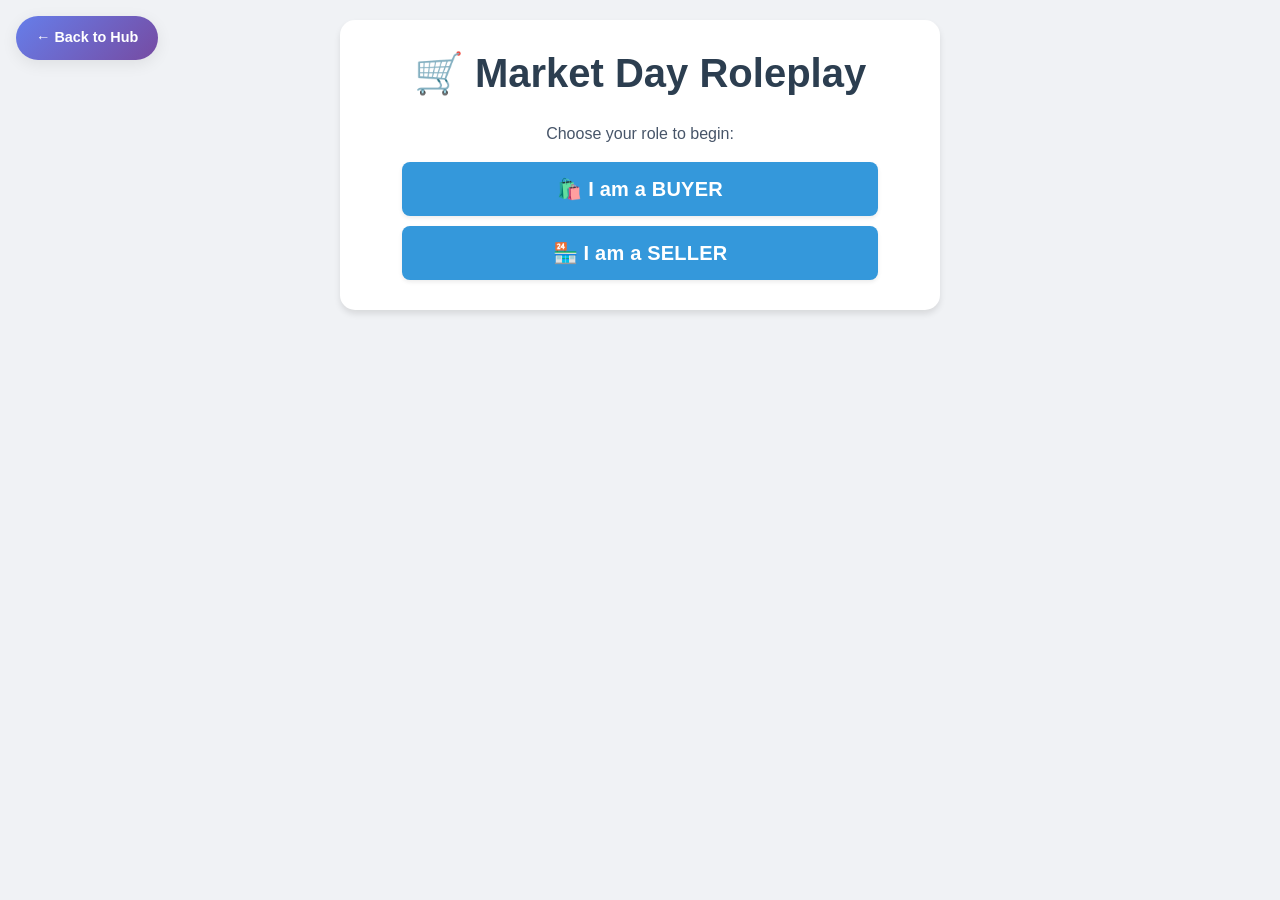
<file: Role_Play/Shop_use.html>
<!DOCTYPE html>
<html lang="en">
<head>
    <meta charset="UTF-8">
    <meta name="viewport" content="width=device-width, initial-scale=1.0">
    <title>Classroom Market Roleplay</title>
    <link rel="stylesheet" href="../styles/unified-theme.css">
    <style>
        body {
            font-family: 'Segoe UI', Tahoma, Geneva, Verdana, sans-serif;
            background-color: #f0f2f5;
            margin: 0;
            padding: 20px;
            text-align: center;
        }
        
        /* Mobile responsiveness */
        @media (max-width: 768px) {
            body { padding: 15px 10px; }
            .container { 
                max-width: 100%; 
                margin: 0 auto; 
                padding: 15px;
            }
            button { 
                width: 100%; 
                margin: 8px 0; 
                padding: 15px 20px;
                font-size: 1rem;
            }
            h1 { font-size: 1.8rem; }
            h2 { font-size: 1.4rem; }
        }
        
        @media (max-width: 480px) {
            body { padding: 10px 5px; }
            .container { padding: 10px; }
            button { padding: 12px 15px; font-size: 0.9rem; }
            h1 { font-size: 1.5rem; }
        }
        .container {
            max-width: 600px;
            margin: 0 auto;
            background: white;
            padding: 20px;
            border-radius: 15px;
            box-shadow: 0 4px 6px rgba(0,0,0,0.1);
        }
        h1 { color: #2c3e50; }
        h2 { color: #34495e; border-bottom: 2px solid #eee; padding-bottom: 10px;}
        
        button {
            background-color: #3498db;
            color: white;
            border: none;
            padding: 15px 25px;
            margin: 10px;
            font-size: 20px; /* Larger for emojis */
            border-radius: 8px;
            cursor: pointer;
            width: 85%;
            transition: background 0.3s;
            display: flex;
            align-items: center;
            justify-content: center;
            gap: 10px;
        }
        button:hover { background-color: #2980b9; }
        button.secondary { background-color: #95a5a6; }
        button.danger { background-color: #e74c3c; }
        
        .hidden { display: none; }
        
        .role-card, .buyer-card {
            text-align: left;
            background: #ecf0f1;
            padding: 15px;
            border-radius: 8px;
            margin-top: 20px;
        }
        
        .price-list {
            list-style: none;
            padding: 0;
        }
        .price-list li {
            background: white;
            margin: 5px 0;
            padding: 15px;
            border-radius: 8px;
            display: flex;
            justify-content: space-between;
            border: 1px solid #bdc3c7;
            font-size: 18px;
        }
        
        .wallet-box {
            background: #2ecc71;
            color: white;
            padding: 20px;
            border-radius: 10px;
            margin: 20px 0;
            text-align: center;
            box-shadow: 0 4px 0 #27ae60;
        }
        .wallet-amount { font-size: 40px; font-weight: bold; margin-top: 5px;}
        
        .control-panel {
            display: flex;
            justify-content: center;
            gap: 5px;
            flex-wrap: wrap;
        }
        .control-btn { width: auto; padding: 10px 15px; font-size: 16px; }

        .personality {
            background: #fff3cd;
            color: #856404;
            padding: 15px;
            border-radius: 8px;
            margin-bottom: 15px;
            font-style: italic;
            border-left: 5px solid #ffeeba;
        }
        ul li { margin-bottom: 5px; font-size: 18px; }
    </style>
</head>
<body>
<a href="../index.html" class="back-btn" style="position: fixed; top: 15px; left: 15px; background: linear-gradient(135deg, #667eea, #764ba2); color: white; padding: 10px 15px; border-radius: 20px; text-decoration: none; font-weight: bold; z-index: 10000; font-size: 14px; box-shadow: 0 2px 8px rgba(0,0,0,0.3);">← Back to Hub</a>

<div class="container" id="main-menu">
    <h1>🛒 Market Day Roleplay</h1>
    <p>Choose your role to begin:</p>
    <center>
        <button onclick="startBuyer()">🛍️ I am a BUYER</button>
        <button onclick="showSellerMenu()">🏪 I am a SELLER</button>
    </center>
</div>

<div class="container hidden" id="buyer-section">
    <h2>🎒 Buyer Dashboard</h2>
    
    <div class="buyer-card">
        <h3>🎯 Your Mission:</h3>
        <p id="mission-text" style="font-size: 1.2em; font-weight: bold;">Loading...</p>
        <h4>📝 Shopping List:</h4>
        <ul id="shopping-list"></ul>
    </div>

    <div class="wallet-box">
        <div>💰 Current Wallet</div>
        <div class="wallet-amount">$<span id="wallet-val">0</span></div>
    </div>

    <div class="control-panel">
        <button class="danger control-btn" onclick="changeMoney(-1)">💸 Pay $1</button>
        <button class="danger control-btn" onclick="changeMoney(-5)">💸 Pay $5</button>
        <button class="danger control-btn" onclick="changeMoney(-10)">💸 Pay $10</button>
    </div>
    <div class="control-panel">
        <button class="secondary control-btn" onclick="changeMoney(1)">➕ Get Change ($1)</button>
        <button class="secondary control-btn" onclick="changeMoney(5)">➕ Get Change ($5)</button>
    </div>

    <br>
    <center>
        <button class="secondary" onclick="resetApp()">🔄 Quit / Reset</button>
    </center>
</div>

<div class="container hidden" id="seller-menu">
    <h2>🏘️ Select Your Shop</h2>
    <center>
        <div id="seller-buttons"></div>
        <button class="secondary" onclick="resetApp()">⬅️ Back</button>
    </center>
</div>

<div class="container hidden" id="seller-dashboard">
    <h2 id="shop-title">Shop Name</h2>
    <div class="personality">
        <strong>🎭 Acting Tip:</strong> <span id="shop-personality"></span>
    </div>
    
    <h3>🏷️ Price List</h3>
    <ul class="price-list" id="shop-items"></ul>
    
    <center>
        <button class="secondary" onclick="showSellerMenu()">🔄 Choose Different Shop</button>
    </center>
</div>

<script>
    // --- DATA ---
    const buyers = [
        // --- FOOD & PARTIES ---
        {
            mission: "🍽️ Host a Fancy Dinner Party",
            list: ["🥩 Steak (Butcher)", "🥔 Potatoes (Grocer)", "🍷 Wine (Grocer)", "🥖 Bread (Baker)"],
            budget: 65
        },
        {
            mission: "🎂 Baking a Birthday Cake",
            list: ["🥡 Flour (Discount Grocer)", "🥚 Eggs (Discount Grocer)", "🥧 Pie Dish (Hardware)", "🕯️ Candles (Discount Grocer)"],
            budget: 35
        },
        {
            mission: "🌭 Backyard BBQ",
            list: ["🌭 Sausages (Butcher)", "🍞 Burger Buns (Baker)", "🍅 Ketchup (Grocer)", "🥤 Soda (Grocer)"],
            budget: 50
        },
        {
            mission: "🥪 Picnic in the Park",
            list: ["🥖 Baguette (Baker)", "🧀 Cheese (Grocer)", "🍖 Ham (Butcher)", "🍎 Apples (Grocer)"],
            budget: 40
        },
        {
            mission: "🍳 Breakfast in Bed",
            list: ["🥓 Bacon (Butcher)", "🥚 Eggs (Discount Grocer)", "🥐 Croissant (Baker)", "☕ Coffee (Cafe)"],
            budget: 45
        },

        // --- HOUSE & HOME ---
        {
            mission: "🛠️ Fix a Broken Shelf",
            list: ["🔨 Hammer (Hardware)", "🔩 Nails (Hardware)", "🩹 Bandages (Pharmacy)", "🥤 Cold Soda (Grocer)"],
            budget: 40
        },
        {
            mission: "🎨 Painting the Bedroom",
            list: ["🎨 Paint (Hardware)", "👕 Old T-Shirt (Clothing)", "🥪 Sandwich (Cafe)", "🪜 Step Ladder (Hardware)"],
            budget: 85
        },
        {
            mission: "🌷 Spring Cleaning",
            list: ["🧤 Rubber Gloves (Hardware)", "🧼 Soap (Pharmacy)", "🗑️ Trash Bags (Grocer)", "🧣 Head Scarf (Clothing)"],
            budget: 35
        },
        {
            mission: "💡 Power Outage Prep",
            list: ["🔦 Flashlight (Hardware)", "🥫 Canned Soup (Grocer)", "🧥 Warm Jacket (Clothing)", "🔋 Batteries (Hardware)"],
            budget: 60
        },

        // --- HEALTH & PERSONAL ---
        {
            mission: "🤒 Sick Day at Home",
            list: ["🧪 Cough Syrup (Pharmacy)", "🍵 Hot Tea (Cafe)", "🥣 Soup (Grocer)", "📰 Magazine (Newsstand)"],
            budget: 40
        },
        {
            mission: "💼 Job Interview Prep",
            list: ["👔 Nice Shirt (Clothing)", "📰 Newspaper (Newsstand)", "🍬 Breath Mints (Pharmacy)", "☕ Coffee (Cafe)"],
            budget: 55
        },
        {
            mission: "🏖️ Going to the Beach",
            list: ["🕶️ Sunglasses (Clothing)", "👒 Hat (Clothing)", "🍦 Ice Cream (Cafe)", "📰 Magazine (Newsstand)"],
            budget: 50
        },
        {
            mission: "🤕 Minor Accident",
            list: ["🩹 Bandages (Pharmacy)", "💊 Painkillers (Pharmacy)", "🍫 Chocolate (Newsstand)", "🧊 Ice Pack (Grocer)"],
            budget: 30
        },

        // --- TRAVEL & ACTIVITY ---
        {
            mission: "🚗 Car Trouble",
            list: ["🛢️ Oil Change (Mechanic)", "🛠️ Wrench (Hardware)", "🗺️ Map (Newsstand)", "☕ Espresso (Cafe)"],
            budget: 90
        },
        {
            mission: "⛺ Camping Trip",
            list: ["🥩 Dried Meat (Butcher)", "🔦 Flashlight (Hardware)", "🧣 Warm Scarf (Clothing)", "💊 Bug Spray (Pharmacy)"],
            budget: 70
        },
        {
            mission: "🚌 School Field Trip",
            list: ["🥪 Sandwich (Cafe)", "🍎 Apple (Grocer)", "👕 School T-Shirt (Clothing)", "🎒 Backpack (Clothing)"],
            budget: 45
        },
        {
            mission: "🏔️ Hiking Adventure",
            list: ["👒 Sun Hat (Clothing)", "🍫 Energy Bar (Newsstand)", "🗺️ Trail Map (Newsstand)", "💧 Water Bottle (Grocer)"],
            budget: 40
        },

        // --- RANDOM / FUN ---
        {
            mission: "🕵️ Private Detective",
            list: ["📰 Newspaper (Newsstand)", "🕶️ Dark Glasses (Clothing)", "🍩 Donut (Baker)", "☕ Black Coffee (Cafe)"],
            budget: 50
        },
        {
            mission: "🐶 New Puppy",
            list: ["🍖 Bones (Butcher)", "🧹 Cleaning Supplies (Hardware)", "🎾 Tennis Ball (Newsstand)", "📸 Camera Film (Pharmacy)"],
            budget: 60
        },
        {
            mission: "🧟 Zombie Apocalypse",
            list: ["🔨 Hammer (Hardware)", "🥫 Canned Food (Grocer)", "💊 Antibiotics (Pharmacy)", "👢 Sturdy Boots (Clothing)"],
            budget: 100
        }
    ];

    const sellers = [
        {
            name: "🍎 Main St. Grocer",
            personality: "Friendly and chatty! 😄 Ask about the weather.",
            items: { 
                "🍎 Apples": "$2/lb", "🥔 Potatoes": "$3/bag", "🥛 Milk": "$4", "🥫 Soup": "$2", 
                "🍷 Wine": "$12", "🍅 Ketchup": "$3", "🥤 Soda": "$2", "🧀 Cheese": "$6",
                "🗑️ Trash Bags": "$5", "🧊 Ice Pack": "$3", "💧 Water Bottle": "$2"
            }
        },
        {
            name: "🏷️ Discount Grocer",
            personality: "Grumpy 😠. In a rush. Wants cash only!",
            items: { 
                "🍏 Old Apples": "$1/lb", "🥚 Eggs": "$2", "🥡 Flour": "$3", "🍪 Snacks": "$1",
                "🕯️ Candles": "$4", "🍜 Instant Noodles": "$1"
            }
        },
        {
            name: "🥩 The Butcher",
            personality: "Loud! 📢 Shouts about how fresh the meat is!",
            items: { 
                "🥩 Steak": "$15", "🍗 Chicken": "$10", "🌭 Sausages": "$8", "🍖 Ham": "$12",
                "🥓 Bacon": "$9", "🥩 Dried Meat": "$8", "🍖 Bones": "$3"
            }
        },
        {
            name: "🥖 The Baker",
            personality: "Sweet and motherly 👵. Offers free smells.",
            items: { 
                "🍞 Bread Loaf": "$4", "🥐 Croissant": "$3", "🥧 Pie": "$10", "🧁 Muffins": "$2",
                "🍔 Burger Buns": "$4", "🥖 Baguette": "$3", "🍩 Donut": "$2"
            }
        },
        {
            name: "🔨 Hardware Store",
            personality: "Knowledgeable 🤓 but speaks very slowly.",
            items: { 
                "🔨 Hammer": "$12", "🔩 Nails": "$5", "🧤 Gloves": "$8", "🎨 Paint": "$20",
                "🥧 Pie Dish": "$8", "🪜 Step Ladder": "$25", "🔦 Flashlight": "$10", "🔋 Batteries": "$6",
                "🛠️ Wrench": "$9", "🧹 Cleaning Supplies": "$12"
            }
        },
        {
            name: "🔧 The Mechanic",
            personality: "Covered in grease 🛢️. Wipes hands before shaking.",
            items: { "🛢️ Oil Change": "$30", "🚗 Tire Check": "$10", "💧 Wiper Fluid": "$5", "🛠️ Repairs": "$50" }
        },
        {
            name: "👗 Clothing Boutique",
            personality: "Very posh 💅. Thinks everyone has bad fashion.",
            items: { 
                "🕶️ Sunglasses": "$15", "👒 Hat": "$20", "🧣 Scarf": "$12", "👕 T-Shirt": "$25",
                "🧥 Warm Jacket": "$35", "🎒 Backpack": "$20", "👢 Sturdy Boots": "$40"
            }
        },
        {
            name: "💊 Pharmacy",
            personality: "Professional and serious 🧐. Whispers.",
            items: { 
                "🧪 Cough Syrup": "$8", "💊 Vitamins": "$12", "🤕 Bandages": "$4", "🌡️ Medicine": "$10",
                "🧼 Soap": "$3", "🍬 Breath Mints": "$2", "💊 Painkillers": "$8", "💊 Bug Spray": "$7",
                "💊 Antibiotics": "$15", "📸 Camera Film": "$10"
            }
        },
        {
            name: "📰 Newsstand",
            personality: "Reads the paper while talking to you. Distracted 😒.",
            items: { 
                "📰 Newspaper": "$2", "📖 Magazine": "$5", "🍫 Candy Bar": "$1", "🗺️ Map": "$4",
                "🍫 Energy Bar": "$3", "🗺️ Trail Map": "$6", "🎾 Tennis Ball": "$3"
            }
        },
        {
            name: "☕ Cafe Owner",
            personality: "Energetic! ⚡ Runs around. High on caffeine.",
            items: { 
                "☕ Coffee": "$3", "🥪 Sandwich": "$8", "🍵 Tea": "$2", "🍰 Cake Slice": "$4",
                "🍦 Ice Cream": "$4", "☕ Espresso": "$3"
            }
        }
    ];

    // --- LOGIC ---
    let currentWallet = 0;

    function resetApp() {
        document.getElementById('main-menu').classList.remove('hidden');
        document.getElementById('buyer-section').classList.add('hidden');
        document.getElementById('seller-menu').classList.add('hidden');
        document.getElementById('seller-dashboard').classList.add('hidden');
    }

    // BUYER LOGIC
    function startBuyer() {
        const randomTask = buyers[Math.floor(Math.random() * buyers.length)];
        
        document.getElementById('mission-text').innerText = randomTask.mission;
        const listEl = document.getElementById('shopping-list');
        listEl.innerHTML = "";
        randomTask.list.forEach(item => {
            let li = document.createElement('li');
            li.innerText = item;
            listEl.appendChild(li);
        });

        currentWallet = randomTask.budget;
        updateWalletDisplay();

        document.getElementById('main-menu').classList.add('hidden');
        document.getElementById('buyer-section').classList.remove('hidden');
    }

    function changeMoney(amount) {
        if (currentWallet + amount < 0) {
            alert("🚫 You don't have enough money!");
            return;
        }
        currentWallet += amount;
        updateWalletDisplay();
    }

    function updateWalletDisplay() {
        document.getElementById('wallet-val').innerText = currentWallet;
    }

    // SELLER LOGIC
    function showSellerMenu() {
        const container = document.getElementById('seller-buttons');
        container.innerHTML = "";
        
        sellers.forEach((shop, index) => {
            let btn = document.createElement('button');
            btn.innerText = shop.name;
            btn.onclick = () => openShop(index);
            container.appendChild(btn);
        });

        document.getElementById('main-menu').classList.add('hidden');
        document.getElementById('seller-dashboard').classList.add('hidden');
        document.getElementById('seller-menu').classList.remove('hidden');
    }

    function openShop(index) {
        const shop = sellers[index];
        document.getElementById('shop-title').innerText = shop.name;
        document.getElementById('shop-personality').innerHTML = shop.personality;
        
        const list = document.getElementById('shop-items');
        list.innerHTML = "";
        
        for (const [item, price] of Object.entries(shop.items)) {
            let li = document.createElement('li');
            li.innerHTML = `<span>${item}</span> <span>${price}</span>`;
            list.appendChild(li);
        }

        document.getElementById('seller-menu').classList.add('hidden');
        document.getElementById('seller-dashboard').classList.remove('hidden');
    }
</script>

</body>
</html>
</file>
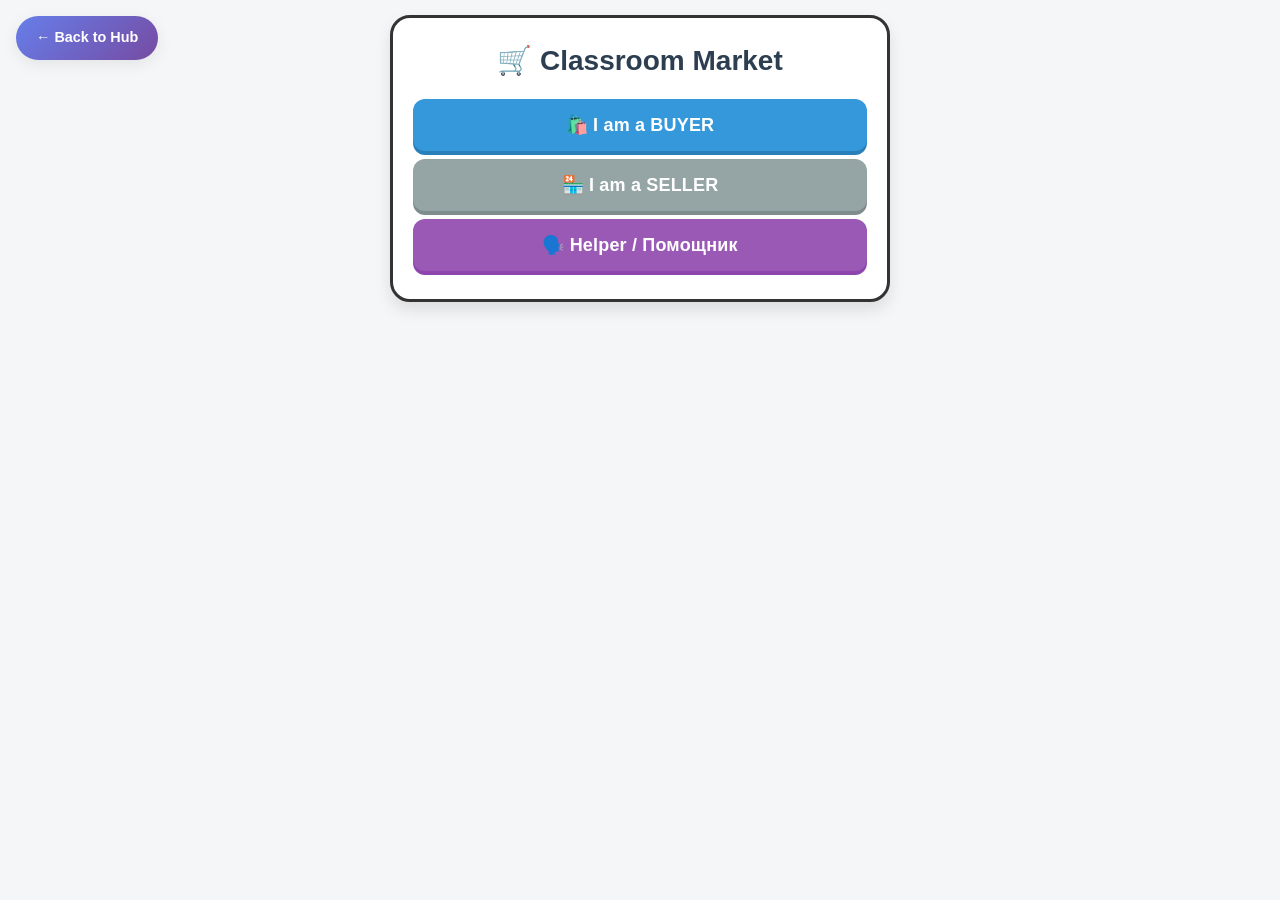
<file: Role_Play/Small_Shop.html>
<!DOCTYPE html>
<html lang="en">
<head>
    <meta charset="UTF-8">
    <meta name="viewport" content="width=device-width, initial-scale=1.0">
    <title>Classroom Market Day</title>
    <link rel="stylesheet" href="../styles/unified-theme.css">
    <style>
        body {
            font-family: 'Comic Sans MS', 'Chalkboard SE', sans-serif;
            background-color: #f4f6f7;
            margin: 0;
            padding: 15px;
            text-align: center;
            touch-action: manipulation;
            user-select: none;
            color: #2c3e50;
        }
        .container {
            max-width: 500px;
            margin: 0 auto;
            background: white;
            padding: 20px;
            border-radius: 20px;
            box-shadow: 0 8px 16px rgba(0,0,0,0.1);
            border: 3px solid #333;
        }
        h1 { color: #2c3e50; margin-top: 0; font-size: 28px; }
        h2 { color: #e67e22; border-bottom: 2px dashed #ccc; padding-bottom: 10px; margin-top: 0;}
        
        /* BUTTONS */
        button {
            background-color: #3498db;
            color: white;
            border: none;
            padding: 15px;
            margin: 8px 0;
            font-size: 18px;
            font-weight: bold;
            border-radius: 12px;
            cursor: pointer;
            width: 100%;
            box-shadow: 0 4px 0 #2980b9;
            transition: transform 0.1s;
            display: flex;
            align-items: center;
            justify-content: center;
            gap: 10px;
        }
        button:active { transform: translateY(4px); box-shadow: none; }
        button.secondary { background-color: #95a5a6; box-shadow: 0 4px 0 #7f8c8d; }
        button.pay-btn { background-color: #e74c3c; box-shadow: 0 4px 0 #c0392b; font-size: 24px; }
        button.vocab-btn { background-color: #9b59b6; box-shadow: 0 4px 0 #8e44ad; }

        /* INPUTS */
        .money-input {
            width: 80%;
            padding: 15px;
            font-size: 30px;
            text-align: center;
            border: 3px solid #333;
            border-radius: 10px;
            margin-bottom: 10px;
            outline: none;
        }
        .money-input:focus { border-color: #3498db; }

        /* CARDS & LISTS */
        .card {
            background: #fff8dc;
            padding: 15px;
            border-radius: 10px;
            border: 2px solid #f1c40f;
            text-align: left;
            margin-bottom: 20px;
        }
        .hidden { display: none; }
        
        /* SELLER LIST STYLES */
        .price-list { list-style: none; padding: 0; text-align: left;}
        .price-list li {
            background: white;
            margin: 8px 0;
            padding: 15px;
            border-radius: 8px;
            display: flex;
            justify-content: space-between;
            border: 1px solid #ddd;
            font-size: 18px;
            cursor: pointer; /* Clickable cursor */
            transition: background 0.1s;
        }
        .price-list li:active {
            background-color: #dff9fb;
            transform: scale(0.98);
        }

        /* WALLETS & TILLS */
        .wallet-box {
            background: #34495e;
            color: white;
            padding: 15px;
            border-radius: 15px;
            margin-bottom: 20px;
        }
        .wallet-amount { font-size: 45px; font-weight: bold; color: #f1c40f;}
        
        .till-box {
            background: #27ae60;
            color: white;
            padding: 10px;
            border-radius: 10px;
            margin-bottom: 15px;
        }

        /* VOCABULARY TABLE */
        .vocab-table {
            width: 100%;
            border-collapse: collapse;
            text-align: left;
            margin-top: 10px;
        }
        .vocab-table td {
            padding: 12px 5px;
            border-bottom: 1px solid #ddd;
            vertical-align: top;
        }
        .eng-text { font-weight: bold; font-size: 18px; display: block;}
        .rus-text { color: #7f8c8d; font-size: 16px; font-style: italic;}

        /* FLASH OVERLAY */
        #flash-overlay {
            position: fixed; top: 0; left: 0; right: 0; bottom: 0;
            display: flex; flex-direction: column;
            justify-content: center; align-items: center;
            color: white; font-size: 80px; font-weight: bold;
            z-index: 9999; opacity: 0; pointer-events: none;
            transition: opacity 0.2s; text-align: center;
            text-shadow: 2px 2px 0 #000; background-color: #e74c3c;
        }
        #flash-overlay.active { opacity: 1; pointer-events: all; }

        .acting-tip {
            background: #e8f4fd; color: #2980b9;
            padding: 10px; border-radius: 8px;
            font-style: italic; margin-bottom: 15px;
        }
    </style>
</head>
<body>
<a href="../index.html" class="back-btn" style="position: fixed; top: 15px; left: 15px; background: linear-gradient(135deg, #667eea, #764ba2); color: white; padding: 10px 15px; border-radius: 20px; text-decoration: none; font-weight: bold; z-index: 10000; font-size: 14px; box-shadow: 0 2px 8px rgba(0,0,0,0.3);">← Back to Hub</a>

<div id="flash-overlay">
    <div style="font-size: 120px; margin-bottom: 20px;">💸</div>
    <div id="flash-text">PAID $5</div>
</div>

<div class="container" id="main-menu">
    <h1>🛒 Classroom Market</h1>
    <button onclick="startBuyer()">🛍️ I am a BUYER</button>
    <button class="secondary" onclick="showSellerMenu()">🏪 I am a SELLER</button>
    <button class="vocab-btn" onclick="showVocab()">🗣️ Helper / Помощник</button>
</div>

<div class="container hidden" id="vocab-section">
    <h2>🗣️ Helpful Phrases</h2>
    <div style="overflow-y: auto; max-height: 400px;">
        <table class="vocab-table">
            <tr>
                <td><span class="eng-text">Hello!</span><span class="rus-text">Здравствуйте!</span></td>
            </tr>
            <tr>
                <td><span class="eng-text">How much is this?</span><span class="rus-text">Сколько это стоит?</span></td>
            </tr>
            <tr>
                <td><span class="eng-text">It costs 5 dollars.</span><span class="rus-text">Это стоит 5 долларов.</span></td>
            </tr>
            <tr>
                <td><span class="eng-text">Here you go.</span><span class="rus-text">Вот, пожалуйста.</span></td>
            </tr>
            <tr>
                <td><span class="eng-text">Do you have...?</span><span class="rus-text">У вас есть...?</span></td>
            </tr>
            <tr>
                <td><span class="eng-text">Here is your change.</span><span class="rus-text">Вот ваша сдача.</span></td>
            </tr>
            <tr>
                <td><span class="eng-text">Thank you!</span><span class="rus-text">Спасибо!</span></td>
            </tr>
            <tr>
                <td><span class="eng-text">Have a nice day!</span><span class="rus-text">Хорошего дня!</span></td>
            </tr>
        </table>
    </div>
    <br>
    <button class="secondary" onclick="resetApp()">⬅️ Back</button>
</div>

<div class="container hidden" id="buyer-section">
    <h2>🎒 My Wallet</h2>
    
    <div class="wallet-box">
        <div>Current Money</div>
        <div class="wallet-amount">$<span id="wallet-val">0</span></div>
    </div>

    <div class="card">
        <h3>🎯 Mission: <span id="mission-title"></span></h3>
        <ul id="shopping-list" style="font-size: 18px;"></ul>
    </div>

    <h3>💸 Pay the Seller</h3>
    <input type="number" id="amount-input" class="money-input" placeholder="$" inputmode="numeric">
    
    <button class="pay-btn" onclick="paySeller()">PAY NOW 💸</button>
    <p style="font-size: 14px; color: #7f8c8d;">Show your screen to the seller when it flashes red!</p>

    <br>
    <button class="secondary" onclick="resetApp()">🔄 Quit / Restart</button>
</div>

<div class="container hidden" id="seller-menu">
    <h2>Choose Your Shop</h2>
    <div id="seller-buttons"></div>
    <button class="secondary" onclick="resetApp()">⬅️ Back</button>
</div>

<div class="container hidden" id="seller-dashboard">
    <h2 id="shop-title">Shop Name</h2>
    
    <div class="till-box">
        <div>💰 Register Total (Till)</div>
        <div class="wallet-amount">$<span id="till-val">0</span></div>
        <div style="font-size: 12px;">(Tap items below to add money)</div>
    </div>

    <div class="acting-tip">
        <strong>🎭 Acting Tip:</strong> <span id="shop-personality"></span>
    </div>
    
    <h3>👇 Tap items when sold:</h3>
    <ul class="price-list" id="shop-items"></ul>
    
    <br>
    <button class="secondary" onclick="showSellerMenu()">🔄 Switch Shops</button>
</div>

<script>
    // --- REAL LIFE MISSIONS ---
    // Costs are calculated to be well within budget.
    const buyers = [
        {
            mission: "🏠 Weekly Groceries",
            list: ["🍞 Bread (Bakery)", "🥛 Milk (Supermarket)", "🥚 Eggs (Supermarket)"],
            budget: 40 // Cost approx $10
        },
        {
            mission: "🤕 Cold & Flu Season",
            list: ["💊 Medicine (Pharmacy)", "🥣 Soup (Supermarket)", "🧃 Orange Juice (Supermarket)"],
            budget: 45 // Cost approx $15
        },
        {
            mission: "🎁 Best Friend's Birthday",
            list: ["🎂 Cake (Bakery)", "🎈 Balloons (Toy Store)", "🎁 Gift Wrap (Book Nook)"],
            budget: 50 // Cost approx $24
        },
        {
            mission: "🏖️ Summer Vacation Prep",
            list: ["🧴 Sunscreen (Pharmacy)", "🕶️ Sunglasses (Cool Clothes)", "🧢 Hat (Cool Clothes)"],
            budget: 60 // Cost approx $28
        },
        {
            mission: "🎒 Back to School",
            list: ["✏️ Pencils (Book Nook)", "📓 Notebook (Book Nook)", "👕 New Shirt (Cool Clothes)"],
            budget: 50 // Cost approx $20
        },
        {
            mission: "🍝 Dinner Party",
            list: ["🍝 Pasta/Food (Supermarket)", "🥖 Garlic Bread (Bakery)", "🥤 Drinks (Supermarket)"],
            budget: 40 // Cost approx $12
        }
    ];

    const sellers = [
        {
            name: "🍎 Supermarket",
            personality: "Fast & Polite. 'Do you need a bag?'",
            items: { "🍎 Apple": 2, "🥛 Milk": 4, "🥚 Eggs": 4, "🥣 Soup": 4, "🥤 Juice/Soda": 3, "🍝 Pasta": 5 }
        },
        {
            name: "🥖 The Bakery",
            personality: "Warm & Friendly. 'Fresh from the oven!'",
            items: { "🍞 Bread": 4, "🧁 Cupcake": 3, "🎂 Birthday Cake": 15, "🥪 Sandwich": 6, "🥖 Garlic Bread": 4 }
        },
        {
            name: "🧸 Toy Store",
            personality: "Energetic! 'This is the most popular toy!'",
            items: { "🎈 Balloons": 5, "🎾 Ball": 3, "🤖 Robot": 20, "🧩 Puzzle": 8, "🧸 Teddy Bear": 12 }
        },
        {
            name: "🏥 Pharmacy",
            personality: "Professional. 'Take this twice a day.'",
            items: { "🩹 Bandages": 3, "💊 Medicine": 8, "🧴 Sunscreen": 10, "🦷 Toothbrush": 4, "🧼 Soap": 2 }
        },
        {
            name: "📚 Book Nook",
            personality: "Quiet & Helpful. 'Excellent choice.'",
            items: { "📖 Comic Book": 5, "📓 Notebook": 5, "✏️ Pencils": 3, "🎁 Gift Wrap": 4, "🗺️ Map": 2 }
        },
        {
            name: "👕 Cool Clothes",
            personality: "Trendy. 'That is very stylish!'",
            items: { "👕 T-Shirt": 12, "🧢 Hat": 8, "🕶️ Sunglasses": 10, "🧣 Scarf": 6, "🧤 Gloves": 5 }
        }
    ];

    // --- LOGIC ---
    let currentWallet = 0;
    let currentTill = 0;

    function resetApp() {
        document.querySelectorAll('.container').forEach(el => el.classList.add('hidden'));
        document.getElementById('main-menu').classList.remove('hidden');
        document.getElementById('amount-input').value = "";
    }

    // --- VOCABULARY ---
    function showVocab() {
        document.getElementById('main-menu').classList.add('hidden');
        document.getElementById('vocab-section').classList.remove('hidden');
    }

    // --- BUYER LOGIC ---
    function startBuyer() {
        const randomTask = buyers[Math.floor(Math.random() * buyers.length)];
        
        document.getElementById('mission-title').innerText = randomTask.mission;
        const listEl = document.getElementById('shopping-list');
        listEl.innerHTML = "";
        randomTask.list.forEach(item => {
            let li = document.createElement('li');
            li.innerText = "☐ " + item;
            listEl.appendChild(li);
        });

        currentWallet = randomTask.budget;
        updateWalletDisplay();

        document.getElementById('main-menu').classList.add('hidden');
        document.getElementById('buyer-section').classList.remove('hidden');
    }

    function paySeller() {
        const inputEl = document.getElementById('amount-input');
        const amount = parseInt(inputEl.value);

        if (!amount || amount <= 0) {
            alert("Please type a valid number!");
            return;
        }

        if (amount > currentWallet) {
            alert("🚫 You don't have enough money!");
            return;
        }

        currentWallet -= amount;
        updateWalletDisplay();
        
        // Trigger Flash
        const overlay = document.getElementById('flash-overlay');
        document.getElementById('flash-text').innerText = "PAID $" + amount;
        overlay.classList.add('active');

        setTimeout(() => {
            overlay.classList.remove('active');
        }, 2000);

        inputEl.value = "";
        inputEl.focus();
    }

    function updateWalletDisplay() {
        document.getElementById('wallet-val').innerText = currentWallet;
    }

    // --- SELLER LOGIC ---
    function showSellerMenu() {
        const container = document.getElementById('seller-buttons');
        container.innerHTML = "";
        
        sellers.forEach((shop, index) => {
            let btn = document.createElement('button');
            btn.innerText = shop.name;
            btn.onclick = () => openShop(index);
            container.appendChild(btn);
        });

        document.getElementById('main-menu').classList.add('hidden');
        document.getElementById('seller-dashboard').classList.add('hidden');
        document.getElementById('seller-menu').classList.remove('hidden');
    }

    function openShop(index) {
        const shop = sellers[index];
        currentTill = 0; // Reset till when opening shop (or keep it? Reset is safer for shared devices)
        updateTillDisplay();

        document.getElementById('shop-title').innerText = shop.name;
        document.getElementById('shop-personality').innerText = shop.personality;
        
        const list = document.getElementById('shop-items');
        list.innerHTML = "";
        
        for (const [item, price] of Object.entries(shop.items)) {
            let li = document.createElement('li');
            li.innerHTML = `<span>${item}</span> <strong>$${price}</strong>`;
            // Add click listener to add to till
            li.onclick = () => addToTill(price);
            list.appendChild(li);
        }

        document.getElementById('seller-menu').classList.add('hidden');
        document.getElementById('seller-dashboard').classList.remove('hidden');
    }

    function addToTill(amount) {
        currentTill += amount;
        updateTillDisplay();
    }

    function updateTillDisplay() {
        document.getElementById('till-val').innerText = currentTill;
    }
</script>

</body>
</html>
</file>
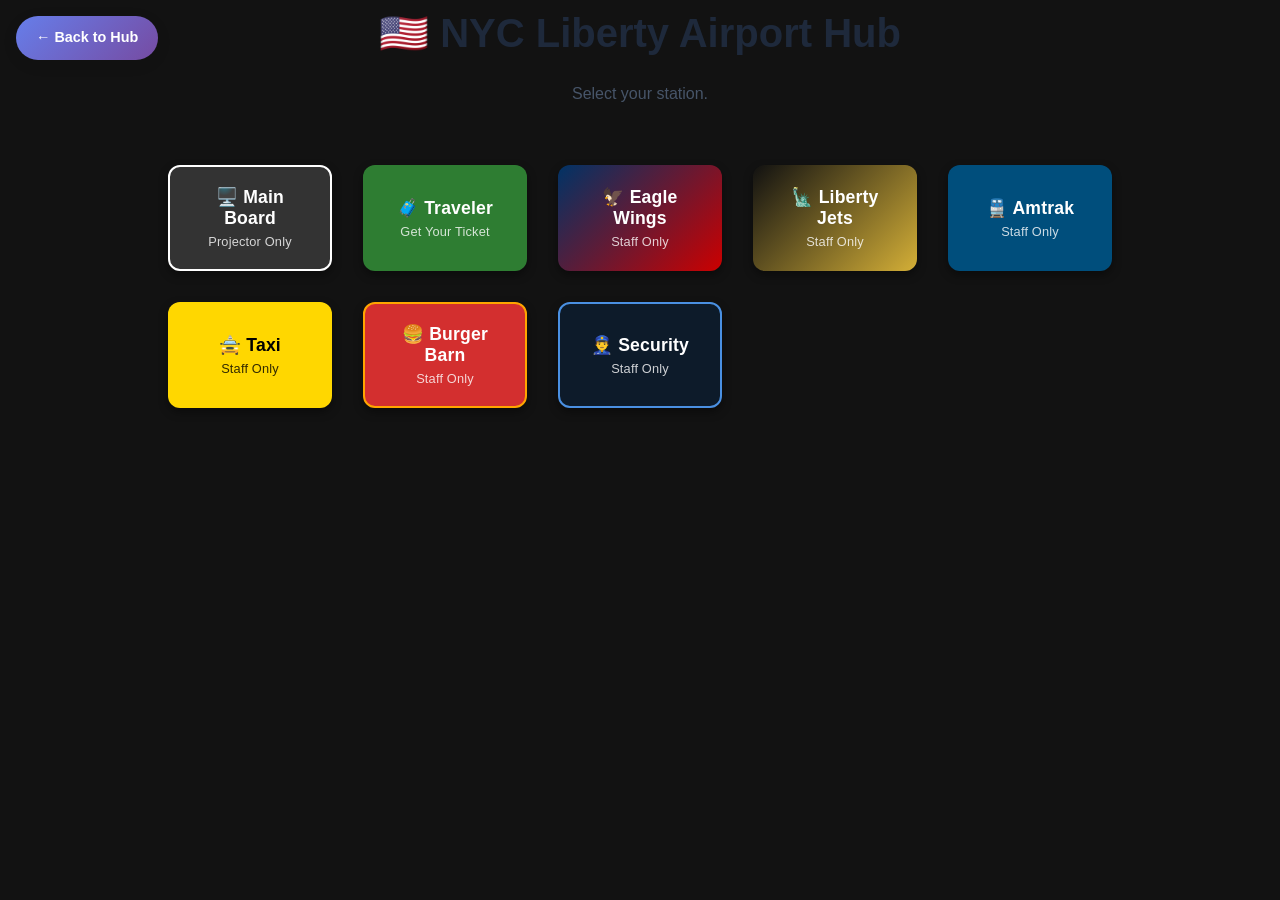
<file: Role_Play/Winter_airline.html>
<!DOCTYPE html>
<html lang="en">
<head>
    <meta charset="UTF-8">
    <meta name="viewport" content="width=device-width, initial-scale=1.0">
    <title>🇺🇸 NYC Liberty Airport Hub</title>
    <link rel="stylesheet" href="../styles/unified-theme.css">
    <style>
        :root {
            --eagle-blue: #003366;
            --eagle-red: #cc0000;
            --liberty-black: #111;
            --liberty-gold: #d4af37;
            --train-blue: #004E7C;
            --taxi-yellow: #FFD700;
            --food-red: #d32f2f;
            --security-navy: #0d1b2a;
            --bg-dark: #121212;
            --text-light: #e0e0e0;
        }

        body {
            font-family: 'Segoe UI', Tahoma, Geneva, Verdana, sans-serif;
            background-color: var(--bg-dark);
            color: var(--text-light);
            margin: 0;
            padding: 0;
            text-align: center;
        }
        
        /* Mobile-specific styles */
        @media (max-width: 768px) {
            body { padding: 20px 10px; }
            .menu-grid { 
                grid-template-columns: 1fr; 
                gap: 10px; 
                padding: 10px;
                margin: 20px auto;
            }
            .menu-btn { padding: 15px; font-size: 1rem; }
            .game-container { margin: 10px auto; padding: 10px; }
            .role-card { padding: 15px; margin: 10px; }
        }
        
        @media (max-width: 480px) {
            .menu-btn { padding: 12px; font-size: 0.9rem; }
            .role-card { padding: 10px; }
        }

        /* Helper Classes */
        .hidden { display: none; }
        .active { display: block; animation: fadeIn 0.5s; }
        @keyframes fadeIn { from { opacity: 0; } to { opacity: 1; } }

        /* Navigation Grid */
        .menu-grid {
            display: grid;
            grid-template-columns: repeat(auto-fit, minmax(180px, 1fr));
            gap: 15px;
            max-width: 1000px;
            margin: 30px auto;
            padding: 20px;
        }

        .menu-btn {
            padding: 20px;
            font-size: 1.1rem;
            font-weight: bold;
            border: none;
            border-radius: 12px;
            cursor: pointer;
            transition: transform 0.2s;
            color: white;
            box-shadow: 0 4px 10px rgba(0,0,0,0.4);
            display: flex;
            flex-direction: column;
            align-items: center;
            justify-content: center;
        }
        .menu-btn:hover { transform: scale(1.03); }
        .sub-text { font-size: 0.8rem; margin-top: 5px; font-weight: normal; opacity: 0.8; }

        /* Colors */
        .btn-board { background: #333; border: 2px solid #fff; }
        .btn-eagle { background: linear-gradient(135deg, var(--eagle-blue), var(--eagle-red)); }
        .btn-liberty { background: linear-gradient(135deg, var(--liberty-black), var(--liberty-gold)); }
        .btn-train { background: var(--train-blue); }
        .btn-taxi { background: var(--taxi-yellow); color: black; }
        .btn-security { background: var(--security-navy); border: 2px solid #4a90e2; }
        .btn-food { background: var(--food-red); border: 2px solid orange; }
        .btn-traveler { background: #2e7d32; }
        .btn-back { margin: 20px; padding: 10px 20px; background: #555; color: white; border: none; border-radius: 5px; cursor: pointer; font-size: 1rem; }

        /* DEPARTURE BOARD */
        .board-container { 
            max-width: 900px; 
            margin: 0 auto; 
            background: #000; 
            padding: 20px; 
            border: 8px solid #444; 
            border-radius: 10px; 
            min-height: 520px;
        }
        .board-header { 
            display: flex; 
            justify-content: space-between; 
            color: #888; 
            font-weight: bold; 
            margin-bottom: 10px; 
            border-bottom: 1px solid #444; 
            padding-bottom: 5px; 
            font-size: 1rem; 
        }
        .flight-rows-container {
            min-height: 320px;
        }
        .flight-row { 
            display: flex; 
            justify-content: space-between; 
            border-bottom: 1px solid #222; 
            padding: 12px 0; 
            font-family: 'Courier New', monospace; 
            font-size: 1.4rem; 
            text-align: left; 
            animation: flipIn 0.5s ease-out;
        }
        @keyframes flipIn {
            0% { transform: rotateX(-90deg); opacity: 0; }
            100% { transform: rotateX(0); opacity: 1; }
        }

        .flight-row span { flex: 1; }
        .col-dest { flex: 1.5 !important; } 
        
        .st-cancel { color: #ff3333; font-weight: bold; text-shadow: 0 0 5px #ff3333; }
        .st-open { color: #33ff33; font-weight: bold; }
        .st-delay { color: orange; font-weight: bold; }
        .st-taxi { color: yellow; font-weight: bold; animation: blink 1s infinite; }
        
        @keyframes blink { 50% { opacity: 0.5; } }

        .page-indicator {
            text-align: right;
            color: #555;
            font-family: 'Courier New', monospace;
            margin-top: 10px;
        }

        /* MOBILE HIDING LOGIC */
        .mobile-warning { display: none; }
        
        @media only screen and (max-width: 768px) {
            #board-content-wrapper { display: none; }
            .mobile-warning { 
                display: block; 
                padding: 40px; 
                border: 2px dashed #ff3333; 
                margin: 20px; 
                background: #1a0000;
                color: #ff3333;
                font-weight: bold;
                font-size: 1.5rem;
                animation: pulse 2s infinite;
            }
        }
        @keyframes pulse { 0% { opacity: 0.7; } 50% { opacity: 1; } 100% { opacity: 0.7; } }


        /* TICKET DESIGN */
        .ticket {
            background: white;
            color: #333;
            width: 90%;
            max-width: 450px;
            margin: 20px auto;
            border-radius: 15px;
            overflow: hidden;
            box-shadow: 0 10px 30px rgba(0,0,0,0.5);
            text-align: left;
            position: relative;
        }
        .ticket-header { background: var(--eagle-blue); color: white; padding: 15px; display: flex; justify-content: space-between; align-items: center; }
        .ticket-header.liberty { background: var(--liberty-black); color: var(--liberty-gold); }
        
        .ticket-body { padding: 20px; }
        .ticket-row { display: flex; justify-content: space-between; margin-bottom: 15px; }
        .ticket-label { font-size: 0.8rem; color: #777; text-transform: uppercase; }
        .ticket-value { font-size: 1.4rem; font-weight: bold; color: #000; }
        .ticket-dest { font-size: 2.2rem; font-weight: 900; color: #000; text-transform: uppercase; letter-spacing: 1px; word-wrap: break-word; }
        
        /* PAYMENT SYSTEM */
        .pay-section {
            margin-top: 20px;
            padding-top: 20px;
            border-top: 2px dashed #ccc;
            text-align: center;
        }
        .pay-grid {
            display: grid;
            grid-template-columns: 1fr 1fr;
            gap: 10px;
            margin-top: 10px;
        }
        .pay-btn {
            background: #2e7d32;
            color: white;
            border: none;
            padding: 15px;
            font-size: 1.2rem;
            border-radius: 8px;
            cursor: pointer;
            font-weight: bold;
        }
        .pay-btn:active { transform: scale(0.95); }
        
        .pay-btn-big {
            grid-column: span 2;
            background: #1b5e20;
            font-size: 1.5rem;
            border: 2px solid #81c784;
        }

        /* Payment Overlay */
        #payment-overlay {
            position: fixed;
            top: 0; left: 0; width: 100%; height: 100%;
            background: rgba(46, 125, 50, 0.95);
            z-index: 9999;
            display: flex;
            flex-direction: column;
            align-items: center;
            justify-content: center;
            color: white;
            display: none;
        }
        
        #error-overlay {
            position: fixed;
            top: 0; left: 0; width: 100%; height: 100%;
            background: rgba(183, 28, 28, 0.95);
            z-index: 9999;
            display: flex;
            flex-direction: column;
            align-items: center;
            justify-content: center;
            color: white;
            display: none;
        }

        .pay-amount { font-size: 5rem; font-weight: bold; }
        .pay-text { font-size: 2rem; }
        .balance-display { font-size: 1.5rem; color: #2e7d32; font-weight: bold; border: 1px solid #ccc; padding: 5px 10px; border-radius: 5px; background: #e8f5e9; }

        /* Role Card Design */
        .role-card { background: white; color: black; padding: 25px; border-radius: 10px; text-align: left; max-width: 700px; margin: 0 auto; width: 90%; box-sizing: border-box; }
        .inventory { background: #eee; padding: 15px; border-radius: 8px; margin: 15px 0; border-left: 5px solid #333; }
    </style>
</head>
<body>
<a href="../index.html" class="back-btn" style="position: fixed; top: 15px; left: 15px; background: linear-gradient(135deg, #667eea, #764ba2); color: white; padding: 10px 15px; border-radius: 20px; text-decoration: none; font-weight: bold; z-index: 10000; font-size: 14px; box-shadow: 0 2px 8px rgba(0,0,0,0.3);">← Back to Hub</a>

    <div id="menu-page" class="active">
        <h1>🇺🇸 NYC Liberty Airport Hub</h1>
        <p>Select your station.</p>
        <div class="menu-grid">
            <button class="menu-btn btn-board" onclick="showPage('board-page'); startBoardCycle();">🖥️ Main Board<span class="sub-text">Projector Only</span></button>
            <button class="menu-btn btn-traveler" onclick="showPage('traveler-page')">🧳 Traveler<span class="sub-text">Get Your Ticket</span></button>
            
            <button class="menu-btn btn-eagle" onclick="showPage('eagle-page')">🦅 Eagle Wings<span class="sub-text">Staff Only</span></button>
            <button class="menu-btn btn-liberty" onclick="showPage('liberty-page')">🗽 Liberty Jets<span class="sub-text">Staff Only</span></button>
            <button class="menu-btn btn-train" onclick="showPage('train-page')">🚆 Amtrak<span class="sub-text">Staff Only</span></button>
            <button class="menu-btn btn-taxi" onclick="showPage('taxi-page')">🚖 Taxi<span class="sub-text">Staff Only</span></button>
            <button class="menu-btn btn-food" onclick="showPage('food-page')">🍔 Burger Barn<span class="sub-text">Staff Only</span></button>
            <button class="menu-btn btn-security" onclick="showPage('security-page')">👮‍♂️ Security<span class="sub-text">Staff Only</span></button>
        </div>
    </div>

    <div id="board-page" class="hidden">
        <h1 style="color:orange; font-family:'Courier New'; margin-bottom:5px;">DEPARTURES</h1>
        
        <div class="mobile-warning">
            🚫 NO PHONES 🚫<br><br>
            Look at the Projector Screen!<br>
            This information is hidden on mobile devices.
        </div>

        <div id="board-content-wrapper" class="board-container">
            <div class="board-header"><span>FLIGHT NO.</span><span class="col-dest">DESTINATION</span><span>STATUS</span></div>
            
            <div id="flight-display" class="flight-rows-container"></div>

            <div class="page-indicator">PAGE <span id="page-num">1</span> OF 2</div>

            <div style="border-top: 2px solid white; margin:15px 0 5px 0;"></div>
            <div class="flight-row" style="font-size:1.1rem; color:#aaa;"><span>🚆 AMTRAK</span><span class="col-dest">BOSTON / DC / ATLANTA</span><span class="st-open">OPEN</span></div>
            <div class="flight-row" style="font-size:1.1rem; color:#aaa;"><span>🍔 BURGER</span><span class="col-dest">FOOD COURT (GATE C)</span><span class="st-open">OPEN</span></div>
        </div>
        <button class="btn-back" onclick="stopBoardCycle(); showPage('menu-page')">Back to Menu</button>
    </div>

    <div id="eagle-page" class="hidden">
        <div class="role-card" style="border-top: 10px solid var(--eagle-blue);">
            <h2>🦅 Eagle Wings Agent</h2>
            <div class="inventory">
                <p>✅ <b>Flying to:</b> Chicago & Miami ($500).</p>
                <p>❌ <b>Cancelled to:</b> Los Angeles, DC, Boston, Atlanta, NJ.</p>
            </div>
            <h3>Instructions:</h3>
            <ul>
                <li><b>Price:</b> Flights are <b>$500</b>.</li>
                <li><b>Los Angeles:</b> "We are cancelled. Go to <span style="color:blue">Liberty Jets</span>."</li>
                <li><b>Chicago / Miami:</b> "We are flying! $500 please."</li>
                <li><b>Atlanta/DC/Boston:</b> "We are cancelled. Go to the <span style="color:green">Train</span>."</li>
                <li><b>Payment:</b> Ensure they tap the <b>$500</b> button.</li>
            </ul>
        </div>
        <button class="btn-back" onclick="showPage('menu-page')">Back to Menu</button>
    </div>

    <div id="liberty-page" class="hidden">
        <div class="role-card" style="border-top: 10px solid var(--liberty-gold);">
            <h2>🗽 Liberty Jets Agent</h2>
            <div class="inventory">
                <p>✅ <b>Flying to:</b> Los Angeles ($500).</p>
                <p>❌ <b>Cancelled to:</b> Chicago, Miami, DC, Boston, Brooklyn.</p>
            </div>
            <h3>Instructions:</h3>
            <ul>
                <li><b>Price:</b> Flights are <b>$500</b>.</li>
                <li><b>Chicago / Miami:</b> "We are cancelled. Go to <span style="color:red">Eagle Wings</span>."</li>
                <li><b>Los Angeles:</b> "We are flying! $500 please."</li>
                <li><b>Atlanta/DC/Boston:</b> "We are cancelled. Go to the <span style="color:green">Train</span>."</li>
                <li><b>Payment:</b> Ensure they tap the <b>$500</b> button.</li>
            </ul>
        </div>
        <button class="btn-back" onclick="showPage('menu-page')">Back to Menu</button>
    </div>

    <div id="train-page" class="hidden">
        <div class="role-card" style="border-top: 10px solid var(--train-blue);">
            <h2>🚆 Amtrak Conductor</h2>
            <div class="inventory">
                <p>✅ <b>Destinations:</b> Boston, DC, Atlanta ($100).</p>
            </div>
            <h3>Instructions:</h3>
            <ul>
                <li><b>DC / Boston / Atlanta:</b> "All aboard! Ticket is $100."</li>
                <li><b>Payment:</b> Ask them to tap the <b>$100</b> button.</li>
                <li><b>Refusal:</b> "We do NOT go to California or Miami."</li>
            </ul>
        </div>
        <button class="btn-back" onclick="showPage('menu-page')">Back to Menu</button>
    </div>

    <div id="taxi-page" class="hidden">
        <div class="role-card" style="border-top: 10px solid var(--taxi-yellow);">
            <h2>🚖 Taxi Dispatcher</h2>
            <div class="inventory">
                <p>✅ <b>Destinations:</b> Brooklyn ($50), Queens ($50), New Jersey ($100).</p>
            </div>
            <h3>Instructions:</h3>
            <ul>
                <li><b>Refusal:</b> "I am not driving you to Washington DC! Take the train!"</li>
                <li><b>Payment:</b> Ask them to tap the <b>$50</b> or <b>$100</b> button.</li>
            </ul>
        </div>
        <button class="btn-back" onclick="showPage('menu-page')">Back to Menu</button>
    </div>

    <div id="food-page" class="hidden">
        <div class="role-card" style="border-top: 10px solid var(--food-red);">
            <h2>🍔 Burger Barn Worker</h2>
            <div class="inventory">
                <p>🌭 <b>MENU:</b></p>
                <ul>
                    <li><b>Hot Coffee:</b> $5</li>
                    <li><b>Pizza Slice:</b> $10</li>
                    <li><b>Gourmet Meal:</b> $50</li>
                </ul>
            </div>
            <h3>Your Instructions:</h3>
            <ul>
                <li><b>Customers:</b> Check the bottom of their ticket! It will say what food they need.</li>
                <li><b>Payment:</b> Make them tap the button (<b>$5, $10, or $50</b>) and show you the screen.</li>
                <li><b>Politeness:</b> If they don't say "Please", give them a cold coffee!</li>
            </ul>
        </div>
        <button class="btn-back" onclick="showPage('menu-page')">Back to Menu</button>
    </div>

    <div id="security-page" class="hidden">
        <div class="role-card" style="border-top: 10px solid var(--security-navy);">
            <h2>👮‍♂️ Security Officer</h2>
            <div class="inventory">
                <p>🛡️ <b>Mission:</b> Enforce Polite English.</p>
            </div>
            <h3>Your Instructions:</h3>
            <ul>
                <li><b>Patrol the Lines:</b> Walk up and down the lines at the Airline Desks.</li>
                <li><b>Listen for Rudeness:</b> If you hear "I want..." or "Give me..." blow your whistle!</li>
                <li><b>The Penalty:</b> Make them go to the BACK of the line.</li>
            </ul>
        </div>
        <button class="btn-back" onclick="showPage('menu-page')">Back to Menu</button>
    </div>

    <div id="traveler-page" class="hidden">
        <h2>Passenger Portal</h2>
        <p>Click to retrieve your booked ticket.</p>
        <button onclick="generateTicket()" style="padding:15px 30px; font-size:1.2rem; background:white; color:black; border-radius:8px; cursor:pointer;">🎫 Retrieve Ticket</button>

        <div id="ticket-display" class="hidden">
            <div id="ticket-card" class="ticket">
                <div id="t-header" class="ticket-header">
                    <span id="t-airline">EAGLE WINGS</span>
                    <span>BOARDING PASS</span>
                </div>
                <div class="ticket-body">
                    <div class="ticket-row">
                        <div>
                            <div class="ticket-label">Passenger</div>
                            <div id="t-role" class="ticket-value">John Doe</div>
                        </div>
                        <div style="text-align:right;">
                            <div class="ticket-label">Flight</div>
                            <div id="t-flight" class="ticket-value">EA-101</div>
                        </div>
                    </div>
                    
                    <div class="ticket-label">Destination</div>
                    <div id="t-dest" class="ticket-dest">LOS ANGELES</div>

                    <div class="ticket-row" style="margin-top:15px;">
                        <div>
                            <div class="ticket-label">Date</div>
                            <div class="ticket-value">TODAY</div>
                        </div>
                    </div>
                    
                    <div class="pay-section">
                        <div class="ticket-label">DIGITAL WALLET (TAP TO PAY)</div>
                        <div style="margin:10px 0;">
                            Balance: <span id="live-balance" class="balance-display">$0</span>
                        </div>
                        <div class="pay-grid">
                            <button class="pay-btn" onclick="processPayment(5)">$5</button>
                            <button class="pay-btn" onclick="processPayment(10)">$10</button>
                            <button class="pay-btn" onclick="processPayment(50)">$50</button>
                            <button class="pay-btn" onclick="processPayment(100)">$100</button>
                            <button class="pay-btn pay-btn-big" onclick="processPayment(500)">$500 (FLIGHT)</button>
                        </div>
                    </div>
                </div>
            </div>

            <div style="background:#333; padding:15px; border-radius:10px; margin-top:20px; text-align:left;">
                <p><b>💰 Your Wallet:</b> <span id="t-money-desc" style="color:#4caf50; font-weight:bold;"></span></p>
                <p><b>⚠️ Action Required:</b> Check the <b>Main Board</b>! If cancelled, find another way.</p>
                <p style="border-top:1px solid #555; padding-top:10px; color:orange;"><b>🍔 HUNGER LEVEL:</b> <span id="t-food"></span></p>
            </div>
        </div>
        <button class="btn-back" onclick="showPage('menu-page')">Back to Menu</button>
    </div>

    <div id="payment-overlay">
        <div class="pay-text">PAYMENT SENT</div>
        <div class="pay-amount" id="overlay-amount">$0</div>
        <div style="font-size:1.2rem; margin-top:20px;">Remaining: <span id="overlay-remain"></span></div>
    </div>

    <div id="error-overlay">
        <div class="pay-amount" style="font-size:4rem;">🚫</div>
        <div class="pay-text">INSUFFICIENT FUNDS</div>
        <div style="font-size:1.2rem; margin-top:20px;">You are broke!</div>
    </div>

    <script>
        // GLOBAL STATE
        let currentBalance = 0;

        function showPage(pageId) {
            document.querySelectorAll('div[id$="-page"]').forEach(div => {
                div.classList.remove('active');
                div.classList.add('hidden');
            });
            const target = document.getElementById(pageId);
            target.classList.remove('hidden');
            target.classList.add('active');
            window.scrollTo(0,0);
        }

        // --- PAYMENT LOGIC ---
        function processPayment(amount) {
            if (currentBalance >= amount) {
                // Success
                currentBalance -= amount;
                updateBalanceDisplay();
                
                const overlay = document.getElementById('payment-overlay');
                document.getElementById('overlay-amount').innerText = "$" + amount;
                document.getElementById('overlay-remain').innerText = "$" + currentBalance;
                
                overlay.style.display = 'flex';
                setTimeout(() => { overlay.style.display = 'none'; }, 3000);
            } else {
                // Fail
                const errOverlay = document.getElementById('error-overlay');
                errOverlay.style.display = 'flex';
                setTimeout(() => { errOverlay.style.display = 'none'; }, 2000);
            }
        }

        function updateBalanceDisplay() {
            document.getElementById('live-balance').innerText = "$" + currentBalance;
        }

        // --- BOARD LOGIC ---
        // PAGE 1: Long Distance
        const boardPage1 = [
            { id: "EA-101", dest: "LOS ANGELES", status: "CANCELLED", class: "st-cancel", airline: "🦅 EA" },
            { id: "LJ-500", dest: "LOS ANGELES", status: "ON TIME", class: "st-open", airline: "🗽 LJ" },
            { id: "EA-303", dest: "CHICAGO", status: "BOARDING", class: "st-open", airline: "🦅 EA" },
            { id: "LJ-700", dest: "CHICAGO", status: "CANCELLED", class: "st-cancel", airline: "🗽 LJ" },
            { id: "EA-550", dest: "MIAMI", status: "ON TIME", class: "st-open", airline: "🦅 EA" },
            { id: "LJ-990", dest: "MIAMI", status: "CANCELLED", class: "st-cancel", airline: "🗽 LJ" }
        ];

        // PAGE 2: Short Distance
        const boardPage2 = [
            { id: "EA-202", dest: "WASH. DC", status: "CANCELLED", class: "st-cancel", airline: "🦅 EA" },
            { id: "LJ-600", dest: "WASH. DC", status: "CANCELLED", class: "st-cancel", airline: "🗽 LJ" },
            { id: "EA-404", dest: "BOSTON", status: "CANCELLED", class: "st-cancel", airline: "🦅 EA" },
            { id: "LJ-800", dest: "BOSTON", status: "CANCELLED", class: "st-cancel", airline: "🗽 LJ" },
            { id: "EA-090", dest: "ATLANTA", status: "CANCELLED", class: "st-cancel", airline: "🦅 EA" },
            { id: "LJ-111", dest: "BROOKLYN", status: "CHECK TAXI", class: "st-taxi", airline: "🗽 LJ" },
            { id: "EA-999", dest: "NEW JERSEY", status: "CHECK TAXI", class: "st-taxi", airline: "🦅 EA" }
        ];

        let cycleInterval;
        let currentPage = 1;

        function renderBoard(data, pageNum) {
            const container = document.getElementById('flight-display');
            container.innerHTML = ''; 
            
            data.forEach(flight => {
                const row = document.createElement('div');
                row.className = 'flight-row';
                row.innerHTML = `<span>${flight.airline} ${flight.id}</span><span class="col-dest">${flight.dest}</span><span class="${flight.class}">${flight.status}</span>`;
                container.appendChild(row);
            });

            document.getElementById('page-num').innerText = pageNum;
        }

        function startBoardCycle() {
            currentPage = 1;
            renderBoard(boardPage1, 1);
            if(cycleInterval) clearInterval(cycleInterval);
            cycleInterval = setInterval(() => {
                if (currentPage === 1) { renderBoard(boardPage2, 2); currentPage = 2; } 
                else { renderBoard(boardPage1, 1); currentPage = 1; }
            }, 8000); 
        }

        function stopBoardCycle() { if(cycleInterval) clearInterval(cycleInterval); }

        // --- TICKET GENERATOR ---
        const roles = ["Student", "Business Exec", "Tourist", "Grandma", "Musician", "Celebrity", "Spy"];
        
        // WALLETS (Guarantees solvency for specific tiers)
        const highBudgets = [
            { name: "Black Amex", val: 5000 },
            { name: "Company Card", val: 2000 },
            { name: "$1000 Travel Voucher", val: 1000 }
        ];
        const mediumBudgets = [
            { name: "$300 Cash", val: 300 },
            { name: "Debit Card", val: 400 },
            { name: "$250 + MetroCard", val: 250 }
        ];
        const lowBudgets = [
            { name: "$120 Crumpled Bills", val: 120 },
            { name: "$150 Cash", val: 150 },
            { name: "$120 Gift Card", val: 120 }
        ];

        const scenarios = [
            // HIGH COST (Flights $500)
            { airline: "EAGLE WINGS", flight: "EA-101", dest: "LOS ANGELES", theme: "eagle", tier: "high" },
            { airline: "LIBERTY JETS", flight: "LJ-700", dest: "CHICAGO", theme: "liberty", tier: "high" },
            { airline: "LIBERTY JETS", flight: "LJ-990", dest: "MIAMI", theme: "liberty", tier: "high" },
            
            // MEDIUM COST (Train $100)
            { airline: "EAGLE WINGS", flight: "EA-202", dest: "WASH. DC", theme: "eagle", tier: "medium" },
            { airline: "LIBERTY JETS", flight: "LJ-800", dest: "BOSTON", theme: "liberty", tier: "medium" },
            { airline: "EAGLE WINGS", flight: "EA-090", dest: "ATLANTA", theme: "eagle", tier: "medium" },
            
            // LOW COST (Taxi $50 - $100)
            { airline: "LIBERTY JETS", flight: "LJ-111", dest: "BROOKLYN", theme: "liberty", tier: "low" },
            { airline: "EAGLE WINGS", flight: "EA-999", dest: "NEW JERSEY", theme: "eagle", tier: "medium" } // NJ is $100 taxi, need medium wallet
        ];

        function generateTicket() {
            const role = roles[Math.floor(Math.random() * roles.length)];
            const scen = scenarios[Math.floor(Math.random() * scenarios.length)];
            
            let walletObj;
            let foodTask = "";

            if (scen.tier === "high") { 
                walletObj = highBudgets[Math.floor(Math.random() * highBudgets.length)]; 
                foodTask = "Celebrating! Buy a Gourmet Meal ($50).";
            } 
            else if (scen.tier === "medium") { 
                walletObj = mediumBudgets[Math.floor(Math.random() * mediumBudgets.length)]; 
                foodTask = "Hungry. Buy a Pizza Slice ($10).";
            } 
            else { 
                walletObj = lowBudgets[Math.floor(Math.random() * lowBudgets.length)]; 
                foodTask = "Tired. Go buy a Coffee ($5).";
            }

            // Set Global Balance
            currentBalance = walletObj.val;
            updateBalanceDisplay();

            document.getElementById('t-airline').innerText = scen.airline;
            document.getElementById('t-flight').innerText = scen.flight;
            document.getElementById('t-dest').innerText = scen.dest;
            document.getElementById('t-role').innerText = role;
            
            const header = document.getElementById('t-header');
            header.className = 'ticket-header'; 
            if (scen.theme === 'liberty') { header.classList.add('liberty'); } 

            document.getElementById('t-money-desc').innerText = walletObj.name;
            document.getElementById('t-food').innerText = foodTask;

            document.getElementById('ticket-display').classList.remove('hidden');
            document.getElementById('ticket-display').classList.add('active');
        }
    </script>
</body>
</html>
</file>
<file: styles/unified-theme.css>
/* English Learning Hub - Unified Theme */
@import url('https://fonts.googleapis.com/css2?family=Nunito:wght@400;600;700;800&display=swap');

:root {
    /* Primary Colors */
    --primary-gradient: linear-gradient(135deg, #667eea 0%, #764ba2 100%);
    --primary-blue: #4a90d9;
    --primary-dark: #3a7bc8;
    --primary-light: #e8f0fe;
    
    /* Secondary Colors */
    --secondary-green: #2ea043;
    --secondary-orange: #e67e22;
    --secondary-purple: #8b5cf6;
    --secondary-red: #e74c3c;
    --secondary-gold: #f0b90b;
    --secondary-teal: #14b8a6;
    
    /* Neutral Colors */
    --bg-page: #f5f0eb;
    --bg-white: #ffffff;
    --bg-card: #ffffff;
    --bg-muted: #f8f6f3;
    --text-dark: #1e293b;
    --text-medium: #475569;
    --text-light: #64748b;
    --text-muted: #94a3b8;
    --text-primary: #1e293b;
    --text-secondary: #64748b;
    --border-light: #e2e8f0;
    --border-medium: #cbd5e1;
    --border-accent: #a5b4fc;
    --border-color: #e2e8f0;
    --accent-color: #667eea;
    --accent-light: #eef0ff;
    
    /* Shadows */
    --shadow-card: 0 2px 8px rgba(0,0,0,0.06);
    --shadow-medium: 0 4px 16px rgba(0,0,0,0.08);
    --shadow-heavy: 0 8px 32px rgba(0,0,0,0.12);
    --shadow-button: 0 2px 4px rgba(0,0,0,0.08);
    
    /* Border Radius */
    --radius-sm: 8px;
    --radius-md: 12px;
    --radius-lg: 16px;
    --radius-xl: 24px;
    --radius-round: 9999px;
    
    /* Transitions */
    --transition-fast: 0.15s ease;
    --transition-normal: 0.25s ease;
    --transition-slow: 0.35s ease;
}

/* Base Styles */
* {
    margin: 0;
    padding: 0;
    box-sizing: border-box;
}

body {
    font-family: 'Nunito', system-ui, -apple-system, sans-serif;
    background-color: var(--bg-page);
    color: var(--text-dark);
    line-height: 1.65;
    -webkit-tap-highlight-color: transparent;
    -webkit-font-smoothing: antialiased;
}

/* Container Styles */
.container, .game-container {
    max-width: 800px;
    margin: 20px auto;
    padding: 24px;
    background: var(--bg-card);
    border-radius: var(--radius-lg);
    box-shadow: var(--shadow-card);
    text-align: center;
}

/* Card Styles */
.card {
    background: var(--bg-card);
    padding: 24px;
    border-radius: var(--radius-md);
    box-shadow: var(--shadow-card);
    margin-bottom: 20px;
    border-top: 4px solid var(--primary-blue);
}

/* Typography */
h1, h2, h3, h4, h5, h6 {
    color: var(--text-dark);
    margin-bottom: 15px;
    font-weight: 600;
}

h1 { font-size: 2.5rem; }
h2 { font-size: 2rem; }
h3 { font-size: 1.5rem; }
h4 { font-size: 1.2rem; }

p {
    color: var(--text-medium);
    margin-bottom: 15px;
}

/* Button Styles */
.btn, button {
    display: inline-block;
    padding: 12px 24px;
    margin: 8px;
    border: none;
    border-radius: var(--radius-md);
    font-size: 1.05rem;
    font-weight: 700;
    cursor: pointer;
    text-align: center;
    text-decoration: none;
    transition: all var(--transition-fast);
    background: var(--primary-blue);
    color: white;
    min-width: 150px;
    box-shadow: var(--shadow-button);
    letter-spacing: 0.01em;
}

.btn:hover, button:hover {
    background: var(--primary-dark);
    transform: translateY(-2px);
    box-shadow: var(--shadow-medium);
}

.btn:active, button:active {
    transform: scale(0.97);
}

/* Button Variants */
.btn-blue { background: var(--primary-blue); color: white; }
.btn-blue:hover { background: var(--primary-dark); }

.btn-green { background: var(--secondary-green); color: white; }
.btn-green:hover { background: #238636; }

.btn-orange { background: var(--secondary-orange); color: white; }
.btn-orange:hover { background: #d35400; }

.btn-purple { background: var(--secondary-purple); color: white; }
.btn-purple:hover { background: #7c3aed; }

.btn-red { background: var(--secondary-red); color: white; }
.btn-red:hover { background: #c0392b; }

.btn-dark { background: var(--text-dark); color: white; }
.btn-dark:hover { background: var(--text-medium); }

.btn-gold { background: var(--secondary-gold); color: #1e293b; }
.btn-gold:hover { background: #d4a30a; }

.btn-teal { background: var(--secondary-teal); color: white; }
.btn-teal:hover { background: #0d9488; }

/* Back Button */
.back-btn {
    display: inline-flex !important;
    align-items: center !important;
    gap: 6px !important;
    position: fixed !important;
    top: 16px !important;
    left: 16px !important;
    background: var(--primary-gradient) !important;
    color: white !important;
    border: none !important;
    padding: 10px 20px !important;
    border-radius: var(--radius-round) !important;
    text-decoration: none !important;
    font-weight: 700 !important;
    font-size: 0.9rem !important;
    z-index: 9999 !important;
    box-shadow: var(--shadow-medium) !important;
    transition: all var(--transition-normal) !important;
}

.back-btn:hover {
    transform: translateY(-2px);
    box-shadow: 0 6px 20px rgba(102, 126, 234, 0.45);
}

/* Form Elements */
select, input, textarea {
    width: 100%;
    padding: 12px 16px;
    margin: 8px 0;
    border: 2px solid var(--border-light);
    border-radius: var(--radius-sm);
    font-size: 1.05rem;
    font-family: inherit;
    background: var(--bg-white);
    color: var(--text-dark);
    transition: all var(--transition-fast);
}

select:focus, input:focus, textarea:focus {
    outline: none;
    border-color: var(--primary-blue);
    box-shadow: 0 0 0 3px rgba(74, 144, 217, 0.15);
}

/* Display Areas */
.display-area, #display-area {
    margin-top: 24px;
    padding: 24px;
    border-left: 4px solid var(--primary-blue);
    background: var(--primary-light);
    min-height: 120px;
    border-radius: 0 var(--radius-md) var(--radius-md) 0;
    display: flex;
    flex-direction: column;
    align-items: center;
    justify-content: center;
    font-size: 1.2rem;
    color: var(--text-dark);
    font-weight: 500;
}

/* Utility Classes */
.hidden { display: none !important; }
.text-center { text-align: center; }
.text-left { text-align: left; }
.text-right { text-align: right; }
.flex-center { display: flex; align-items: center; justify-content: center; }
.gap-8 { gap: 8px; }
.gap-16 { gap: 16px; }
.mt-8 { margin-top: 8px; }
.mt-16 { margin-top: 16px; }
.mt-24 { margin-top: 24px; }
.mb-8 { margin-bottom: 8px; }
.mb-16 { margin-bottom: 16px; }

/* Responsive Design */
@media (max-width: 768px) {
    .container, .game-container {
        margin: 10px 8px;
        padding: 16px 12px;
        border-radius: var(--radius-md);
    }
    
    h1 { font-size: 1.8rem; margin-bottom: 12px; }
    h2 { font-size: 1.4rem; }
    h3 { font-size: 1.15rem; }
    
    .btn, button {
        width: 100%;
        margin: 6px 0;
        padding: 14px 20px;
        font-size: 1rem;
        border-radius: var(--radius-md);
    }
    
    .back-btn {
        top: 8px !important;
        left: 8px !important;
        padding: 8px 14px !important;
        font-size: 0.8rem !important;
        z-index: 10000 !important;
    }
    
    .card {
        padding: 16px;
        margin-bottom: 14px;
        border-radius: var(--radius-md);
    }
    
    .display-area, #display-area {
        padding: 16px;
        font-size: 1rem;
        min-height: 80px;
    }
}

/* Extra Small Screens */
@media (max-width: 480px) {
    .container, .game-container {
        margin: 4px 4px;
        padding: 12px 8px;
    }
    
    h1 { font-size: 1.5rem; }
    h2 { font-size: 1.15rem; }
    
    .btn, button {
        padding: 12px 16px;
        font-size: 0.9rem;
    }
    
    .back-btn {
        top: 6px !important;
        left: 6px !important;
        padding: 6px 12px !important;
        font-size: 0.75rem !important;
    }
    
    .card {
        padding: 14px;
    }
}

/* Skip link - accessibility */
.skip-link {
    position: absolute;
    top: -100px;
    left: 16px;
    padding: 8px 16px;
    background: var(--primary-blue);
    color: white;
    border-radius: 0 0 var(--radius-sm) var(--radius-sm);
    z-index: 10001;
    font-weight: 700;
    text-decoration: none;
}
.skip-link:focus { top: 0; }

/* Animation Classes */
.fade-in {
    animation: fadeIn 0.5s ease-in;
}

@keyframes fadeIn {
    from { opacity: 0; transform: translateY(20px); }
    to { opacity: 1; transform: translateY(0); }
}

.slide-in {
    animation: slideIn 0.3s ease-out;
}

@keyframes slideIn {
    from { transform: translateX(-100%); }
    to { transform: translateX(0); }
}

/* Specific Component Styles */
.stat-row {
    display: flex;
    justify-content: space-between;
    align-items: center;
    border-bottom: 1px solid var(--border-light);
    padding: 10px 0;
    font-size: 1.05em;
}

.stat-label {
    font-weight: 700;
    color: var(--text-medium);
}

.flavor-text {
    font-style: italic;
    color: var(--text-medium);
    background: #fef9e7;
    padding: 14px 16px;
    border-radius: var(--radius-sm);
    border-left: 4px solid var(--secondary-gold);
    margin-top: 16px;
    font-size: 0.95em;
    line-height: 1.6;
}

.tracker {
    background: var(--bg-muted);
    padding: 20px;
    border-radius: var(--radius-md);
    text-align: center;
    margin-top: 16px;
    border: 2px dashed var(--border-medium);
}

/* Badge Styles */
.badge {
    display: inline-block;
    padding: 4px 10px;
    border-radius: 12px;
    font-size: 0.8rem;
    font-weight: 700;
    margin: 2px;
}

.badge-easy { background: #d1fae5; color: #065f46; }
.badge-medium { background: #fef3c7; color: #92400e; }
.badge-hard { background: #fee2e2; color: #991b1b; }
</file>
